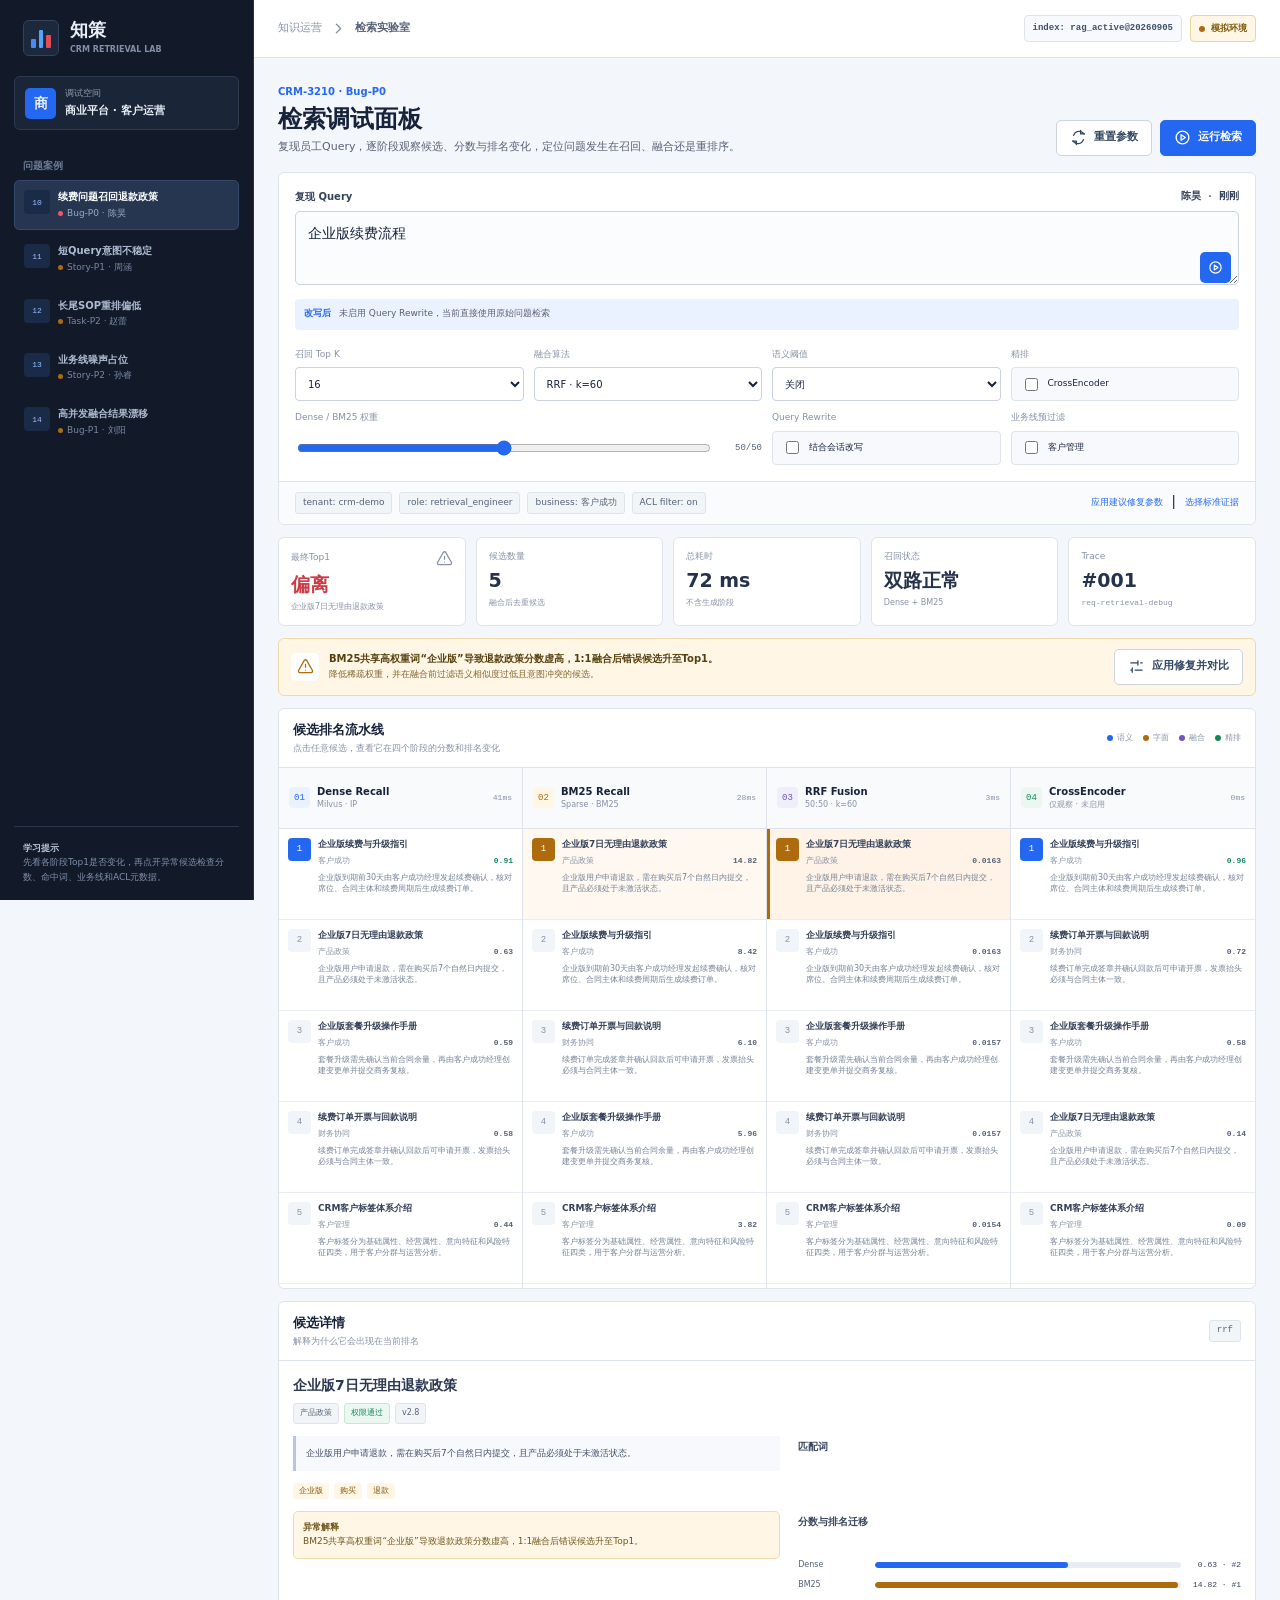
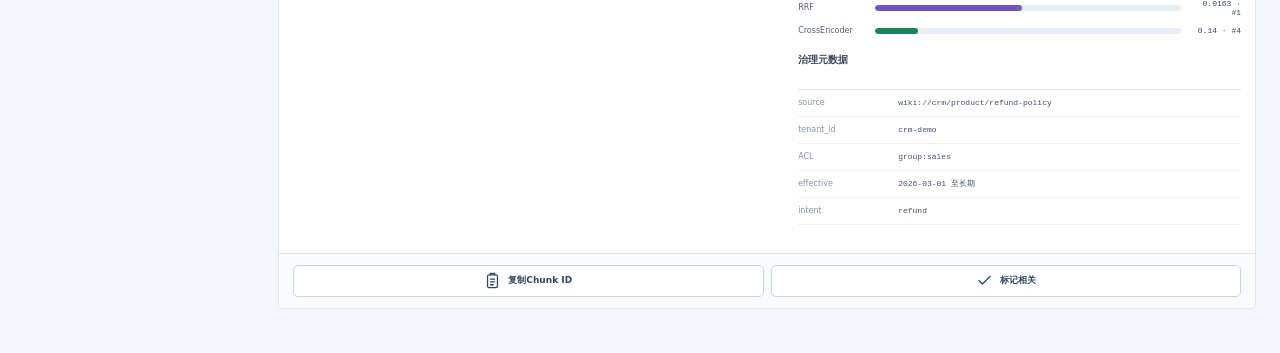
<file: Prometheus/retrieval_debug_mock/index.html>
<!DOCTYPE html>
<html lang="zh-CN">
<head>
  <meta charset="UTF-8">
  <meta name="viewport" content="width=device-width, initial-scale=1.0">
  <meta name="description" content="CRM RAG 检索调试面板模拟页面">
  <title>检索调试 - 知策 CRM 知识运营台</title>
  <link rel="stylesheet" href="styles.css">
</head>
<body>
  <div id="app"></div>
  <div id="toastRoot" class="toast-root" aria-live="polite"></div>
  <script type="module" src="app.js?v=20260907-2"></script>
</body>
</html>
</file>
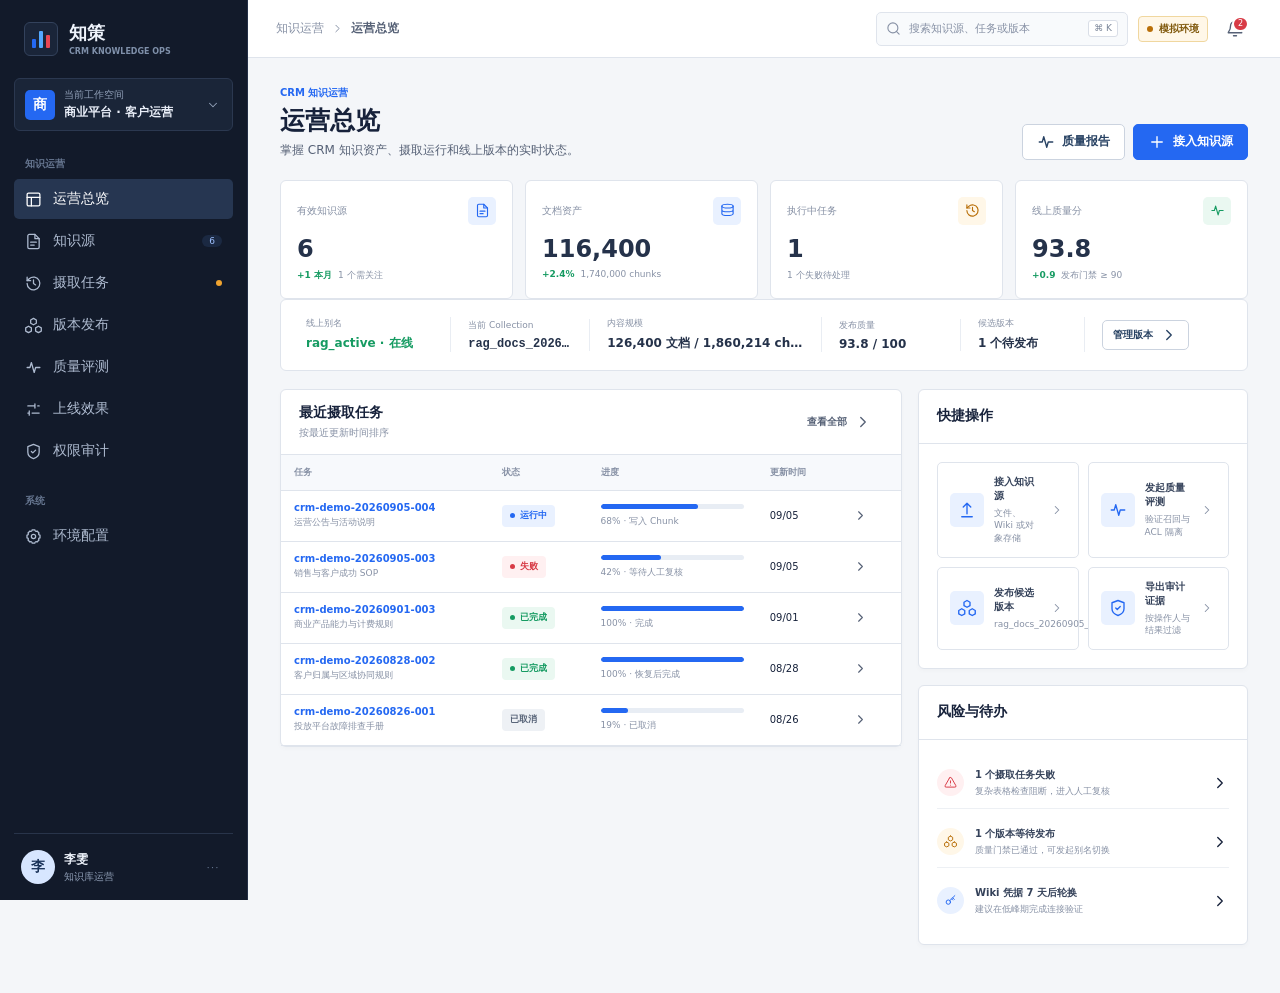
<file: Prometheus/upload_mock/index.html>
<!DOCTYPE html>
<html lang="zh-CN">
<head>
  <meta charset="UTF-8">
  <meta name="viewport" content="width=device-width, initial-scale=1.0">
  <meta name="description" content="CRM 企业知识库治理与发布控制台模拟项目">
  <title>知策 · CRM 知识运营台</title>
  <link rel="stylesheet" href="styles/tokens.css">
  <link rel="stylesheet" href="styles/layout.css">
  <link rel="stylesheet" href="styles/components.css">
  <link rel="stylesheet" href="styles/pages.css">
</head>
<body>
  <div id="app" aria-live="polite">
    <div class="boot-screen"><span class="spinner"></span><strong>正在加载知识运营台</strong></div>
  </div>
  <div id="overlay-root"></div>
  <div id="popover-root"></div>
  <div id="toast-root" class="toast-region" aria-live="polite"></div>
  <script type="module" src="js/app.js"></script>
</body>
</html>
</file>
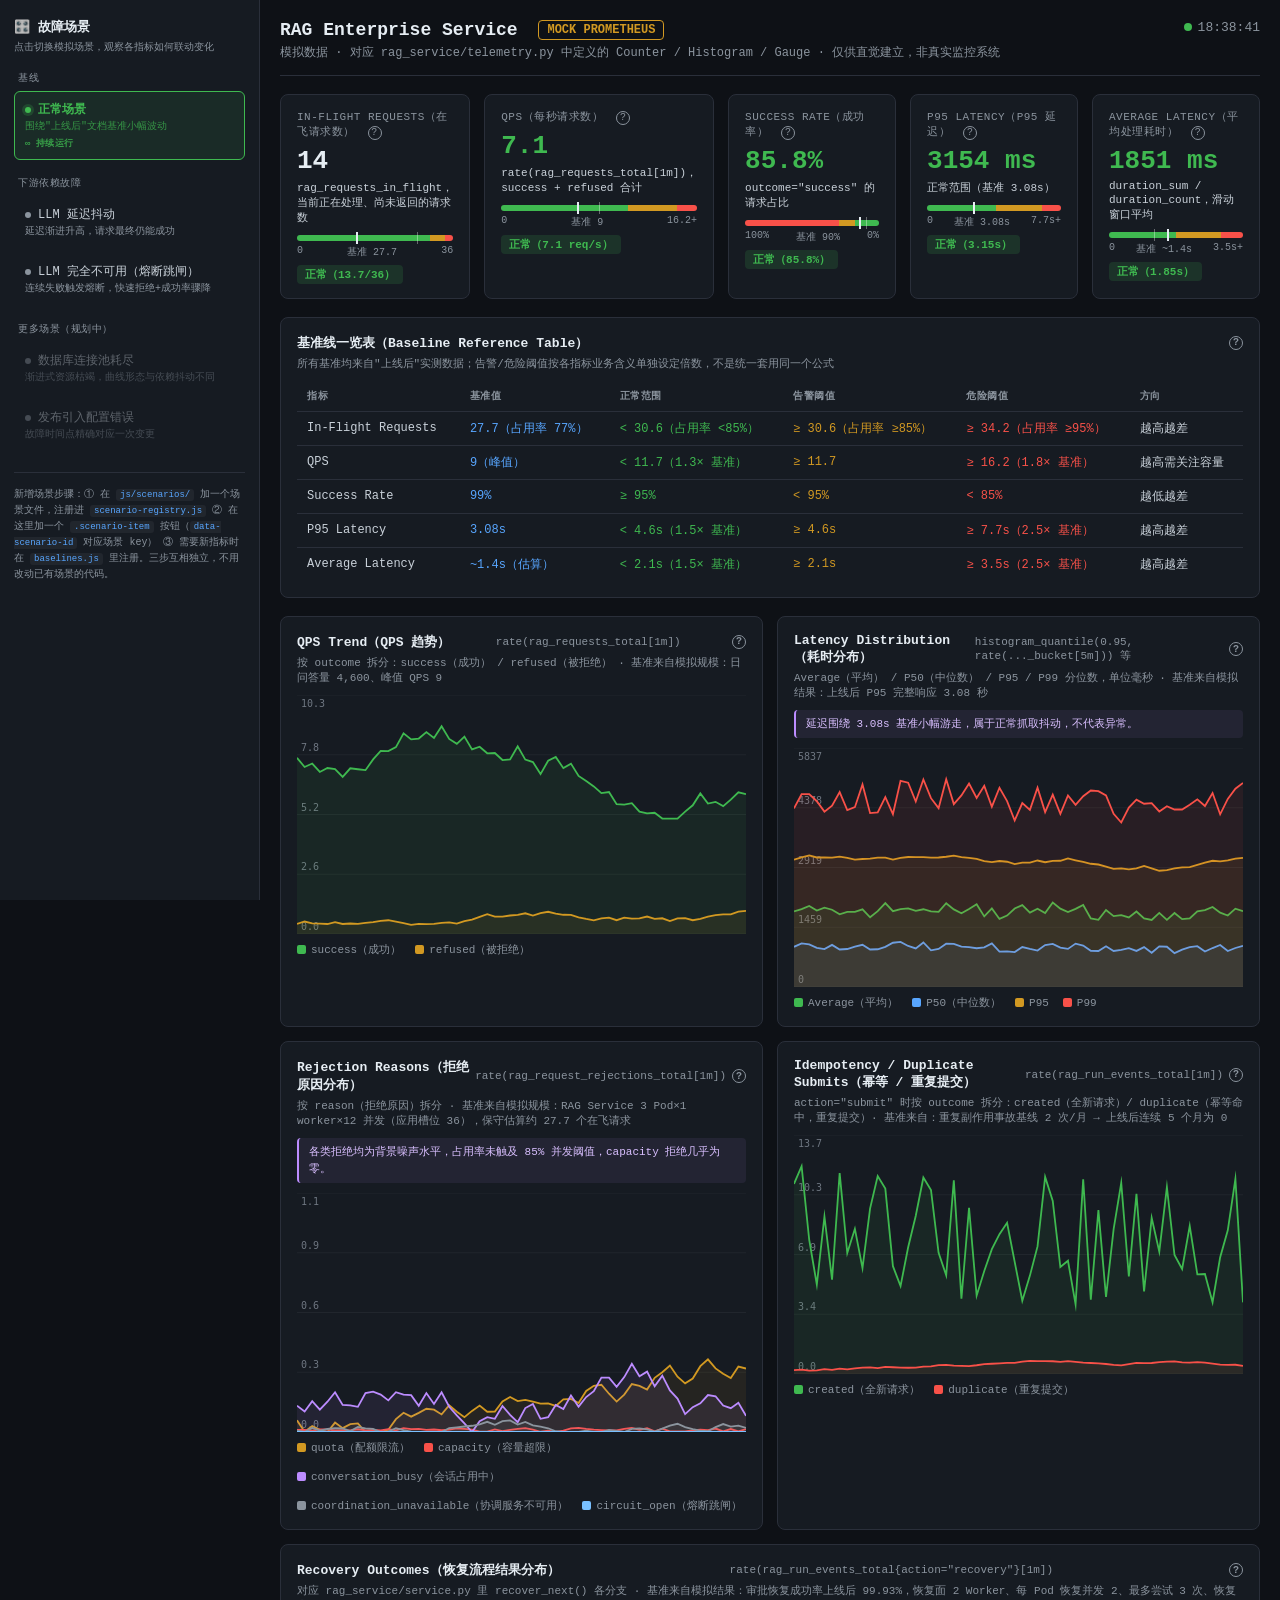
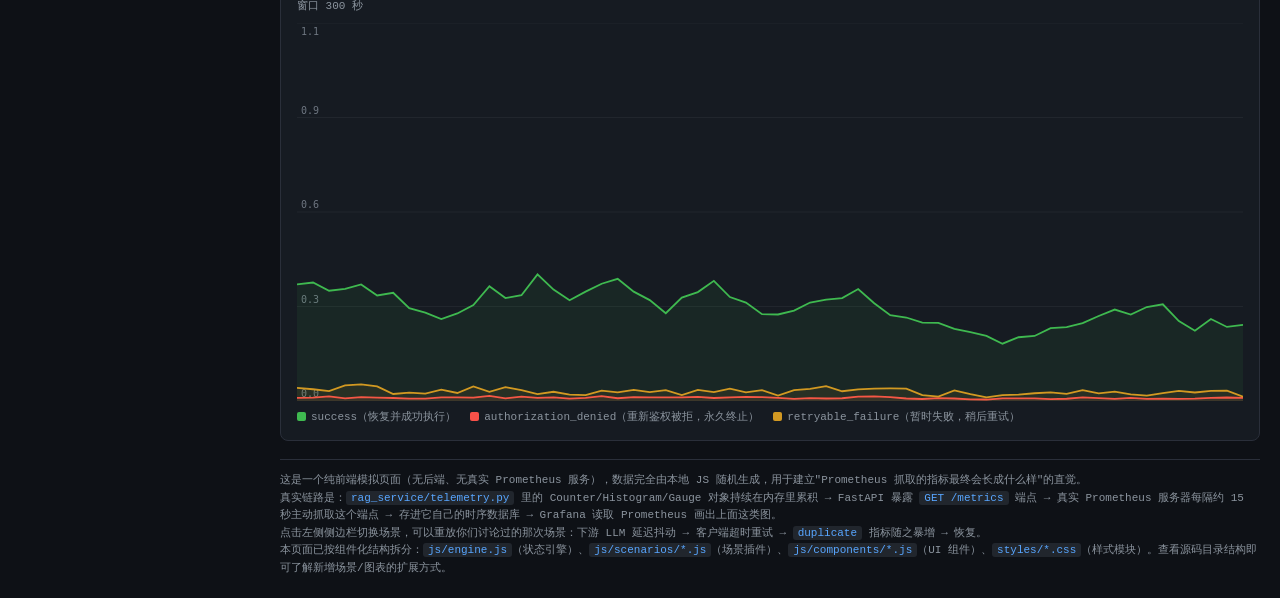
<file: Prometheus/dashboard.html>
<!DOCTYPE html>
<html lang="zh-CN">
<head>
<meta charset="UTF-8">
<title>Prometheus 模拟监控大屏 - RAG Enterprise Service</title>
<link rel="stylesheet" href="styles/layout.css">
<link rel="stylesheet" href="styles/stat-cards.css">
<link rel="stylesheet" href="styles/panels.css">
<link rel="stylesheet" href="styles/tooltip.css">
<link rel="stylesheet" href="styles/narration.css">
</head>
<body>

<div class="sidebar">
  <div class="sidebar-title">🎛️ 故障场景</div>
  <div class="sidebar-subtitle">点击切换模拟场景，观察各指标如何联动变化</div>

  <div class="scenario-group-label">基线</div>
  <button class="scenario-item" data-scenario-id="normal" data-severity="ok">
    <span class="dot-status"></span>正常场景
    <span class="item-desc">围绕"上线后"文档基准小幅波动</span>
    <span class="scenario-progress"></span>
  </button>

  <div class="scenario-group-label">下游依赖故障</div>
  <button class="scenario-item" data-scenario-id="incident" data-severity="warn">
    <span class="dot-status"></span>LLM 延迟抖动
    <span class="item-desc">延迟渐进升高，请求最终仍能成功</span>
    <span class="scenario-progress"></span>
  </button>
  <button class="scenario-item" data-scenario-id="outage" data-severity="danger">
    <span class="dot-status"></span>LLM 完全不可用（熔断跳闸）
    <span class="item-desc">连续失败触发熔断，快速拒绝+成功率骤降</span>
    <span class="scenario-progress"></span>
  </button>

  <div class="scenario-group-label">更多场景（规划中）</div>
  <button class="scenario-item" disabled style="opacity:0.4; cursor:not-allowed;">
    <span class="dot-status"></span>数据库连接池耗尽
    <span class="item-desc">渐进式资源枯竭，曲线形态与依赖抖动不同</span>
  </button>
  <button class="scenario-item" disabled style="opacity:0.4; cursor:not-allowed;">
    <span class="dot-status"></span>发布引入配置错误
    <span class="item-desc">故障时间点精确对应一次变更</span>
  </button>

  <div class="sidebar-footer-hint">
    新增场景步骤：① 在 <code>js/scenarios/</code> 加一个场景文件，注册进 <code>scenario-registry.js</code> ② 在这里加一个
    <code>.scenario-item</code> 按钮（<code>data-scenario-id</code> 对应场景 key） ③ 需要新指标时在
    <code>baselines.js</code> 里注册。三步互相独立，不用改动已有场景的代码。
  </div>
</div>

<div class="main-content">

<header>
  <div>
    <h1>RAG Enterprise Service <span class="tag">MOCK PROMETHEUS</span></h1>
    <div class="subtitle">模拟数据 · 对应 rag_service/telemetry.py 中定义的 Counter / Histogram / Gauge · 仅供直觉建立，非真实监控系统</div>
  </div>
  <div class="clock"><span class="live-dot"></span><span id="clock-text">--:--:--</span></div>
</header>

<div class="incident-banner" id="incident-banner">
  ⚠ 模拟故障进行中：下游 LLM 服务延迟从 ~2s 涨到 ~9s，触发客户端超时重试 → <code>duplicate</code> 指标随之暴增，同时并发容量逐渐吃紧。约 30 秒后自动恢复。
</div>

<div class="incident-banner" id="outage-banner">
  ⚠ 模拟故障进行中：LLM 服务完全不可用（连续调用失败）。前几次调用会真的等到 20s 超时才失败（对应 llm_timeout_seconds），
  延迟先冲高；<b>连续失败 3 次后熔断器跳闸（circuit_failure_threshold=3）</b>，后续请求不再等待，直接被熔断快速拒绝——
  这时延迟反而<b>断崖式下跌</b>，但 success rate 同时<b>断崖式下跌</b>，这种"延迟低但成功率也低"的反直觉组合正是熔断跳闸的信号。
  冷却 30 秒（circuit_recovery_seconds）后放一个试探请求，试探成功则恢复正常。
</div>

<div class="grid">
  <div class="stat-card">
    <div class="label">In-Flight Requests（在飞请求数）
      <span class="info-icon">?<span class="tip"><b>Gauge（仪表盘指标）</b>当前正在处理、还没返回结果的请求数量。数值是"此刻的存量状态"，不是累计值——请求处理完就会 -1。<br><br><b>面试常问的区别点：</b>In-Flight ≠ QPS。QPS 是"每秒新增多少个请求"（流量），In-Flight 是"这一刻有多少个还没处理完"（存量）。两者关系近似 Little's Law：In-Flight ≈ QPS × 平均处理耗时。同样 QPS=10，如果处理耗时从 0.1s 涨到 5s，In-Flight 会从 ~1 暴涨到 ~50——这是请求堆积的典型信号。<br><br><b>基准怎么定的：</b>基准 = 27.7（文档"3 Pod×12并发=36槏位，保守估算约27.7个在飞请求"，也就是占用率 ~77%）。告警门槏设在占用率 85%（≈30.6），危险门槏设在占用率 95%（≈34.2，逼近 36 槏位上限）——这两个阈值直接对应下方 capacity 拒绝真正开始触发的临界点，不是随便取的百分比。</span></span>
    </div>
    <div class="value" id="stat-inflight">0</div>
    <div class="delta" id="stat-inflight-delta">rag_requests_in_flight，当前正在处理、尚未返回的请求数</div>
    <div class="baseline-bar" id="bar-inflight"><div class="pointer" id="pointer-inflight"></div><div class="baseline-mark" id="mark-inflight"></div></div>
    <div class="baseline-label-row"><span>0</span><span id="baseline-inflight-label">基准 27.7</span><span>36</span></div>
    <div class="baseline-status ok" id="status-inflight">正常</div>
  </div>
  <div class="stat-card">
    <div class="label">QPS（每秒请求数）
      <span class="info-icon">?<span class="tip"><b>Counter（计数器）→ rate() 转速率</b>底层指标 rag_requests_total 是一个只会往上涨的累计计数器，单看总数没有意义。Prometheus 用 rate(rag_requests_total[1m]) 把它换算成"每秒新增多少"——<b>方括号 [1m] 是"取样窗口"，不是单位</b>：意思是拿最近 1 分钟内这个计数器涨了多少，除以 60 秒，得到这 1 分钟的平均每秒速率，最终结果单位仍然是"次/秒"（req/s），跟窗口取多长完全无关。这是 PromQL 里最容易搞混的一点：<code>[1m]</code>只决定"用多长的历史窗口去平滑这个速率"，不改变输出单位。这也是为什么本面板顶部卡片用 [1m]（更灵敏，10 秒内的波动都能看出来）、下方折线图的说明里提到的告警规则常用 [5m]（更平滑，避免单次抖动误报）——同一个指标，取样窗口选多长取决于"要多灵敏还是要多稳"，是一个真实的工程取舍，不是随便选的。面试英文表达：throughput / requests per second (QPS)。<br><br><b>基准怎么定的：</b>基准 = 9（文档"峰值 RAG QPS 9"）。QPS 涨其实是好事（业务量大），这里"告警/危险"不是"涨了不好"，是"涨到超出容量规划的水位，服务可能扛不住了"——告警门槏 1.3× 基准（≈11.7），危险门槏 1.8× 基准（≈16.2，这个流量下 In-Flight 大概率会把 capacity 阈值顶穿）。</span></span>
    </div>
    <div class="value green" id="stat-qps">0</div>
    <div class="delta">rate(rag_requests_total[1m])，success + refused 合计</div>
    <div class="baseline-bar" id="bar-qps"><div class="pointer" id="pointer-qps"></div><div class="baseline-mark" id="mark-qps"></div></div>
    <div class="baseline-label-row"><span>0</span><span id="baseline-qps-label">基准 9</span><span id="qps-max-label">16.2+</span></div>
    <div class="baseline-status ok" id="status-qps">正常</div>
  </div>
  <div class="stat-card">
    <div class="label">Success Rate（成功率）
      <span class="info-icon">?<span class="tip"><b>由 rag_requests_total 按 outcome 拆分算出</b>成功请求数 ÷ 总请求数。这个指标突然下跌，是最直接的"服务出问题了"的信号，通常是 SLO / 告警规则里第一个会配置的指标。英文常说 success rate 或反过来说 error rate（错误率，= 1 - success rate）。<br><br><b>基准怎么定的：</b>基准 = 90%（<b>不是</b>文档"审批恢复成功率 99.93%"——那是 HITL 人工审批节点的恢复成功率，分母是"进入 RETRYABLE 且恢复窗口内符合版本/权限条件的审批任务"，跟这里"outcome=success 的 RAG 请求占比"是两个完全不同的分母，文档里明确写了"不得混入"，之前用 99% 是拿了一个不同指标的数量级硬凑的，已修正）。真实链路里 <code>rag_requests_total{{outcome}}</code> 只有 success/refused 两种，refused 覆盖 15 种业务拒答原因（预算耗尽、证据不足、需要澄清、路由不支持等，见 execution.py FailureReason）+ ACL 鉴权不足拒答——一个真实企业级 RAG 服务，光是"检索证据不足/答案不可靠而主动拒答"就可能占请求量的 5-10%，加上限流/并发/协调层拒绝，90% 是更贴近现实的基准，99% 对生产级 LLM 应用来说过于理想化。<br><br>这个指标是"越低越差"，方向跟别的指标相反——告警门槏 82%（跌破意味着拒答率明显异常），危险门槏 70%（大量请求真的没能给出答案，需要立刻介入）。</span></span>
    </div>
    <div class="value green" id="stat-success">100%</div>
    <div class="delta" id="stat-success-delta">outcome="success" 的请求占比</div>
    <div class="baseline-bar" id="bar-success"><div class="pointer" id="pointer-success"></div><div class="baseline-mark" id="mark-success"></div></div>
    <div class="baseline-label-row"><span>100%</span><span id="baseline-success-label">基准 90%</span><span>0%</span></div>
    <div class="baseline-status ok" id="status-success">正常</div>
  </div>
  <div class="stat-card">
    <div class="label">P95 Latency（P95 延迟）
      <span class="info-icon">?<span class="tip"><b>Histogram（直方图指标）</b>真实 Prometheus 里 P95/P99 不是直接存出来的，是用 histogram_quantile(0.95, sum(rate(rag_request_duration_seconds_bucket[5m])) by (le)) 从一组预设边界的 _bucket{le="..."} 计数器里<b>线性插值估算</b>出来的，精度取决于 bucket 边界分得够不够密——这是近似值，不是精确值。<br><br>好处是可以跨多个 Pod/实例聚合（sum by (le) 直接把各实例的 bucket 加起来）；缺点是精度受限。<b>面试常问的对照点：</b>Prometheus 还有个 Summary 类型能算出精确分位数，但 Summary 的分位数是客户端本地算好的，没法跨实例聚合——这是 Histogram vs Summary 的经典权衡。<br><br><b>基准怎么定的：</b>基准 = 3.08s（文档"上线后 RAG P95 完整响应 3.08 秒"，这是实测数字不是拍脑袋）。告警门槏 1.5× 基准（≈4.6s，正好逼近文档"基线"4.85s——也就是告警意味着"退回到优化前的水平"）；危险门槏 2.5× 基准（≈7.7s，接近 LLM 硬超时 llm_timeout_seconds=20s 的三分之一，用户体感已经很差）。</span></span>
    </div>
    <div class="value" id="stat-p95">0 ms</div>
    <div class="delta" id="stat-p95-delta">histogram_quantile(0.95, ...) 估算值</div>
    <div class="baseline-bar" id="bar-p95"><div class="pointer" id="pointer-p95"></div><div class="baseline-mark" id="mark-p95"></div></div>
    <div class="baseline-label-row"><span>0</span><span id="baseline-p95-label">基准 3.08s</span><span id="p95-max-label">7.7s+</span></div>
    <div class="baseline-status ok" id="status-p95">正常</div>
  </div>
  <div class="stat-card">
    <div class="label">Average Latency（平均处理耗时）
      <span class="info-icon">?<span class="tip"><b>Histogram 的 sum/count（rate 后相除）</b>PromQL 写法：rate(rag_request_duration_seconds_sum[5m]) / rate(rag_request_duration_seconds_count[5m])——用"耗时总和的增长速率"除以"请求数的增长速率"，就是滑动窗口内的平均耗时。跟 P95/P99 不同，这是<b>精确计算</b>，不是分位数插值估算。<br><br><b>为什么要跟 P95 放在一起看：</b>Average 会被少数很快的请求拉低，掩盖长尾慢请求；P95/P99 才反映真实的用户体感下限。两者一起看，才能同时判断"整体水位"和"有没有极端慢请求"。也是 In-Flight 卡片提到的 Little's Law 里"平均处理耗时"这一项的真实来源——In-Flight ≈ QPS × Average Latency，本面板的 In-Flight 数值就是照这个公式算出来的，不是凭空模拟。<br><br><b>基准怎么定的：</b>基准 ≈ 1.4s（本面板按"Average 常年落在 P50 与 P95 之间"这条经验规律，从 P95 基准 3.08s 反推出来的估算值，文档没有直接给出这个数字）。告警/危险门槏同样按 1.5×/2.5× 基准的比例设定，跟 P95 保持同一套倍数逻辑，方便对照。</span></span>
    </div>
    <div class="value" id="stat-avg">0 ms</div>
    <div class="delta" id="stat-avg-delta">duration_sum / duration_count，滑动窗口平均</div>
    <div class="baseline-bar" id="bar-avg"><div class="pointer" id="pointer-avg"></div><div class="baseline-mark" id="mark-avg"></div></div>
    <div class="baseline-label-row"><span>0</span><span id="baseline-avg-label">基准 ~1.4s</span><span id="avg-max-label">3.5s+</span></div>
    <div class="baseline-status ok" id="status-avg">正常</div>
  </div>
</div>

<div class="panel full" style="margin-bottom:18px;">
  <h2>基准线一览表（Baseline Reference Table）
    <span class="info-icon">?<span class="tip"><b>"基准"是什么意思</b>这里的"基准"（baseline）不是随便定的门槏，是<b>系统在正常上线后、没有故障时的真实运行水位</b>——本面板全部取自 test/002_1. 模拟业务背景与结果总览.md 里"上线后"这组实测数据（不是"基线"那组优化前的数字）。有了基准，才谈得上"现在这个数值算不算异常"——异常的定义就是"偏离基准多少"。<br><br><b>为什么用"基准×倍数"而不是每个指标手写一个固定区间：</b>倍数法能显式表达"这个指标偏离正常水位的程度"，比如"P95现在是基准的2倍"这句话，比"P95现在是6160ms"信息量更大——后者你还要自己回想正常是多少，前者直接告诉你严重程度。真实 Prometheus 告警规则里，也经常用"当前值/基准值"这种比值（而不是绝对数值）来配置阈值，因为绝对数值会随流量规模变化，比值更稳定。</span></span>
  </h2>
  <div class="desc">所有基准均来自"上线后"实测数据；告警/危险阈值按各指标业务含义单独设定倍数，不是统一套用同一个公式</div>
  <table class="baseline-table">
    <thead>
      <tr><th>指标</th><th>基准值</th><th>正常范围</th><th>告警阈值</th><th>危险阈值</th><th>方向</th></tr>
    </thead>
    <tbody>
      <tr><td>In-Flight Requests</td><td>27.7（占用率 77%）</td><td>&lt; 30.6（占用率 &lt;85%）</td><td>≥ 30.6（占用率 ≥85%）</td><td>≥ 34.2（占用率 ≥95%）</td><td>越高越差</td></tr>
      <tr><td>QPS</td><td>9（峰值）</td><td>&lt; 11.7（1.3× 基准）</td><td>≥ 11.7</td><td>≥ 16.2（1.8× 基准）</td><td>越高需关注容量</td></tr>
      <tr><td>Success Rate</td><td>99%</td><td>≥ 95%</td><td>&lt; 95%</td><td>&lt; 85%</td><td>越低越差</td></tr>
      <tr><td>P95 Latency</td><td>3.08s</td><td>&lt; 4.6s（1.5× 基准）</td><td>≥ 4.6s</td><td>≥ 7.7s（2.5× 基准）</td><td>越高越差</td></tr>
      <tr><td>Average Latency</td><td>~1.4s（估算）</td><td>&lt; 2.1s（1.5× 基准）</td><td>≥ 2.1s</td><td>≥ 3.5s（2.5× 基准）</td><td>越高越差</td></tr>
    </tbody>
  </table>
</div>

<div class="panels">

  <div class="panel">
    <h2>QPS Trend（QPS 趋势） <span class="metric-name">rate(rag_requests_total[1m])</span>
      <span class="info-icon">?<span class="tip"><b>为什么拆成 success / refused 两条线</b>如果只看总 QPS，一次流量下跌可能是"用户变少了"（正常），也可能是"大量请求被拒绝了"（异常）。拆开看才能分清是需求侧变化还是服务侧出了问题。<br><br><b>refused 具体指哪些请求？举例：</b>不是"处理失败"（那属于 error/exception），是<b>连 RAG 流程都没真正跑起来、在最外层就被挡回去</b>的请求，跟下方 Rejection Reasons 面板的五种 reason 一一对应：①某个租户当天发太猛，被令牌桶限速（quota）——比如一个客户脚本没做限流，1 秒内连发 50 次；②服务当前并发已经打满 36 个槏位，新请求进不来（capacity）——比如下游 LLM 突然变慢，大量请求卡在处理中；③同一个会话（conversation_id）被并发访问，比如用户在两个浏览器标签同时提问同一个对话（conversation_busy）；④协调服务（Redis）本身连不上了（coordination_unavailable）；⑤LLM 连续失败触发熔断，直接快速拒绝（circuit_open）。这五种都是"服务主动挡在门口拒绝"，跟用户问题本身答不出来是两回事。</span></span>
    </h2>
    <div class="desc">按 outcome 拆分：success（成功） / refused（被拒绝） · 基准来自模拟规模：日问答量 4,600、峰值 QPS 9</div>
    <div class="panel-narration" id="narration-chart-qps"></div>
    <div class="chart-wrap">
      <canvas id="chart-qps" height="160"></canvas>
      <div class="crosshair-line" id="crosshair-chart-qps"></div>
      <div class="chart-tooltip" id="tooltip-chart-qps"></div>
    </div>
    <div class="legend">
      <span class="item"><span class="dot" style="background:#3fb950"></span>success（成功）</span>
      <span class="item"><span class="dot" style="background:#d29922"></span>refused（被拒绝）</span>
    </div>
  </div>

  <div class="panel">
    <h2>Latency Distribution（耗时分布） <span class="metric-name">histogram_quantile(0.95, rate(..._bucket[5m])) 等</span>
      <span class="info-icon">?<span class="tip">
        <b>为什么要同时看 Average/P50/P95/P99</b>Average（平均耗时）容易被少数很快的请求拉低，看起来"很正常"；P50（中位数）代表大多数用户的真实体验；P99 代表最慢的 1% 用户有多惨。Average 正常但 P99 飙高，说明存在少数"极端慢请求"（比如某个租户的复杂查询、某次 GC 停顿），只看平均值会完全掩盖这类问题。
        <br><br><b>四条曲线各自变慢，通常意味着什么：</b>
        <br>• <b>Average 涨</b>——整体请求的"平均水位"在抬升，通常是<b>系统性、持续性</b>的原因：下游依赖（LLM/Milvus）整体变慢、机器资源（CPU/内存）不够用了、流量比平时大很多导致排队。特点是"大家都慢一点"，不是个别请求特别惨。
        <br>• <b>P50 涨</b>——一半以上的请求都变慢了，比 Average 涨更能确认"这不是个别慢请求拉高平均值，是主流请求本身就慢了"。常见原因：数据库/向量库索引失效或查询计划变差、缓存命中率骤降、某个公共依赖（比如鉴权、限流组件）本身变慢，拖慢了每一个请求的固定开销。
        <br>• <b>P95 涨</b>——"尾部"用户开始受影响，但主流用户可能感知还不明显。常见原因：并发接近上限导致排队时间变长（对应 In-Flight 逼近 36 槏位）、GC（垃圾回收）停顿变频繁、少数租户的复杂查询（检索候选多、需要多轮改写）占比上升。这是最常被用来定 SLO 阈值、配置告警的一条线，因为它比 P50 更早暴露"局部恶化"，又不像 P99 那样容易被极端个例干扰。
        <br>• <b>P99 涨</b>——只有最慢的 1% 在恶化，Average/P50/P95 可能完全正常。常见原因：极少数"坏请求"（超长文本、命中了某个未优化的边界情况、触发了 execution.py 里的重试上限走了好几轮才失败）、单台机器/单个 Pod 局部故障（比如某个 Pod 磁盘 IO 抖动，只影响落在这台机器上的请求）、网络抖动的偶发超时重连。P99 单独涨、其余三条不动，通常不是"整体扩容"能解决的，得去挖具体是哪一小撮请求在拖后腿。
      </span></span>
    </h2>
    <div class="desc">Average（平均） / P50（中位数） / P95 / P99 分位数，单位毫秒 · 基准来自模拟结果：上线后 P95 完整响应 3.08 秒</div>
    <div class="panel-narration" id="narration-chart-latency"></div>
    <div class="chart-wrap">
      <canvas id="chart-latency" height="160"></canvas>
      <div class="crosshair-line" id="crosshair-chart-latency"></div>
      <div class="chart-tooltip" id="tooltip-chart-latency"></div>
    </div>
    <div class="legend">
      <span class="item"><span class="dot" style="background:#3fb950"></span>Average（平均）</span>
      <span class="item"><span class="dot" style="background:#58a6ff"></span>P50（中位数）</span>
      <span class="item"><span class="dot" style="background:#d29922"></span>P95</span>
      <span class="item"><span class="dot" style="background:#f85149"></span>P99</span>
    </div>
  </div>

  <div class="panel">
    <h2>Rejection Reasons（拒绝原因分布） <span class="metric-name">rate(rag_request_rejections_total[1m])</span>
      <span class="info-icon">?<span class="tip"><b>五种拒绝各自意味着什么</b>quota（配额限流）：某个租户发得太猛，被令牌桶限速——这是随时间平滑发生的，跟此刻并发多少无关；capacity（容量超限）：整个服务并发槽位（36 个）被占满了才会触发，是纯瞬时的阈值行为，槽位没满时几乎不会发生；conversation_busy（会话占用中）：同一个会话被并发访问，协调层拒绝了；coordination_unavailable（协调服务不可用）：协调服务本身连不上了；<b>circuit_open（熔断跳闸）</b>：LLM 连续失败达到阈值（circuit_failure_threshold=3），熔断器直接拒绝，不再浪费时间去调一个已知挂了的依赖——这是本面板里唯一一种"延迟反而更低"的拒绝，因为它是快速失败，不用等超时。同样是"被拒绝"，触发机制、根因和该找谁修完全不同。<br><br><b>本面板里 capacity 的模拟方式：</b>由 In-Flight 相对 36 个槏位的占用率派生，占用率超过 85% 才开始陡增，之下几乎为 0——不是像 quota 一样的持续背景噪声。</span></span>
    </h2>
    <div class="desc">按 reason（拒绝原因）拆分 · 基准来自模拟规模：RAG Service 3 Pod×1 worker×12 并发（应用槽位 36），保守估算约 27.7 个在飞请求</div>
    <div class="panel-narration" id="narration-chart-rejections"></div>
    <div class="chart-wrap">
      <canvas id="chart-rejections" height="160"></canvas>
      <div class="crosshair-line" id="crosshair-chart-rejections"></div>
      <div class="chart-tooltip" id="tooltip-chart-rejections"></div>
    </div>
    <div class="legend">
      <span class="item"><span class="dot" style="background:#d29922"></span>quota（配额限流）</span>
      <span class="item"><span class="dot" style="background:#f85149"></span>capacity（容量超限）</span>
      <span class="item"><span class="dot" style="background:#bc8cff"></span>conversation_busy（会话占用中）</span>
      <span class="item"><span class="dot" style="background:#8b949e"></span>coordination_unavailable（协调服务不可用）</span>
      <span class="item"><span class="dot" style="background:#79c0ff"></span>circuit_open（熔断跳闸）</span>
    </div>
  </div>

  <div class="panel">
    <h2>Idempotency / Duplicate Submits（幂等 / 重复提交） <span class="metric-name">rate(rag_run_events_total[1m])</span>
      <span class="info-icon">?<span class="tip"><b>duplicate 暴增≠出 bug</b>它只代表"同一个 request_id（请求幂等键）被重复提交了"，本身是幂等（idempotency）机制在正常拦截重复计算。真正要看的是它是不是伴随着延迟指标（P95/P99）同时上涨——那才说明根因是下游变慢导致客户端超时重试（client-side timeout retry），duplicate 只是这个根因的"副作用信号"，不是根因本身。<br><br><b>created 为什么也会跟着变：</b>下游变慢时，新请求也会因为排队、用户等待体验变差而受到抑制，故障期间 created 通常会略有下降，不只是 duplicate 单向暴增——一次故障往往牵动多个相关指标，不是只影响一条曲线。</span></span>
    </h2>
    <div class="desc">action="submit" 时按 outcome 拆分：created（全新请求）/ duplicate（幂等命中，重复提交）· 基准来自：重复副作用事故基线 2 次/月 → 上线后连续 5 个月为 0</div>
    <div class="panel-narration" id="narration-chart-duplicate"></div>
    <div class="chart-wrap">
      <canvas id="chart-duplicate" height="160"></canvas>
      <div class="crosshair-line" id="crosshair-chart-duplicate"></div>
      <div class="chart-tooltip" id="tooltip-chart-duplicate"></div>
    </div>
    <div class="legend">
      <span class="item"><span class="dot" style="background:#3fb950"></span>created（全新请求）</span>
      <span class="item"><span class="dot" style="background:#f85149"></span>duplicate（重复提交）</span>
    </div>
  </div>

  <div class="panel full">
    <h2>Recovery Outcomes（恢复流程结果分布） <span class="metric-name">rate(rag_run_events_total{action="recovery"}[1m])</span>
      <span class="info-icon">?<span class="tip"><b>为什么恢复要单独重新鉴权（re-authorization）</b>被恢复的请求可能是很久以前中断的，这段时间用户权限可能已经变了（被收回、租户被禁）。所以恢复时不能沿用旧的鉴权结果，必须重新问一次权威系统（IAM，Identity and Access Management）。authorization_denied 说明重新问过后确实不再允许了，这个请求会被永久终止（terminal failure），不会再重试。<br><br><b>三者关系：</b>本面板里 success/denied/retry 是从"本轮恢复尝试总量"按比例拆分出来的三个互斥分支，不是三条各自独立的曲线——它们理应此消彼长，故障期间 retry 占比会显著升高（下游还没恢复，重试大概率还是失败）。</span></span>
    </h2>
    <div class="desc">对应 rag_service/service.py 里 recover_next() 各分支 · 基准来自模拟结果：审批恢复成功率上线后 99.93%，恢复面 2 Worker、每 Pod 恢复并发 2、最多尝试 3 次、恢复窗口 300 秒</div>
    <div class="panel-narration" id="narration-chart-recovery"></div>
    <div class="chart-wrap">
      <canvas id="chart-recovery" height="120"></canvas>
      <div class="crosshair-line" id="crosshair-chart-recovery"></div>
      <div class="chart-tooltip" id="tooltip-chart-recovery"></div>
    </div>
    <div class="legend">
      <span class="item"><span class="dot" style="background:#3fb950"></span>success（恢复并成功执行）</span>
      <span class="item"><span class="dot" style="background:#f85149"></span>authorization_denied（重新鉴权被拒，永久终止）</span>
      <span class="item"><span class="dot" style="background:#d29922"></span>retryable_failure（暂时失败，稍后重试）</span>
    </div>
  </div>

</div>

<div class="footer-note">
  这是一个纯前端模拟页面（无后端、无真实 Prometheus 服务），数据完全由本地 JS 随机生成，用于建立"Prometheus 抓取的指标最终会长成什么样"的直觉。<br>
  真实链路是：<code>rag_service/telemetry.py</code> 里的 Counter/Histogram/Gauge 对象持续在内存里累积 → FastAPI 暴露 <code>GET /metrics</code> 端点 → 真实 Prometheus 服务器每隔约 15 秒主动抓取这个端点 → 存进它自己的时序数据库 → Grafana 读取 Prometheus 画出上面这类图。<br>
  点击左侧侧边栏切换场景，可以重放你们讨论过的那次场景：下游 LLM 延迟抖动 → 客户端超时重试 → <code>duplicate</code> 指标随之暴增 → 恢复。<br>
  本页面已按组件化结构拆分：<code>js/engine.js</code>（状态引擎）、<code>js/scenarios/*.js</code>（场景插件）、<code>js/components/*.js</code>（UI 组件）、<code>styles/*.css</code>（样式模块）。查看源码目录结构即可了解新增场景/图表的扩展方式。
</div>

</div><!-- /.main-content -->

<script type="module" src="js/main.js"></script>

</body>
</html>
</file>
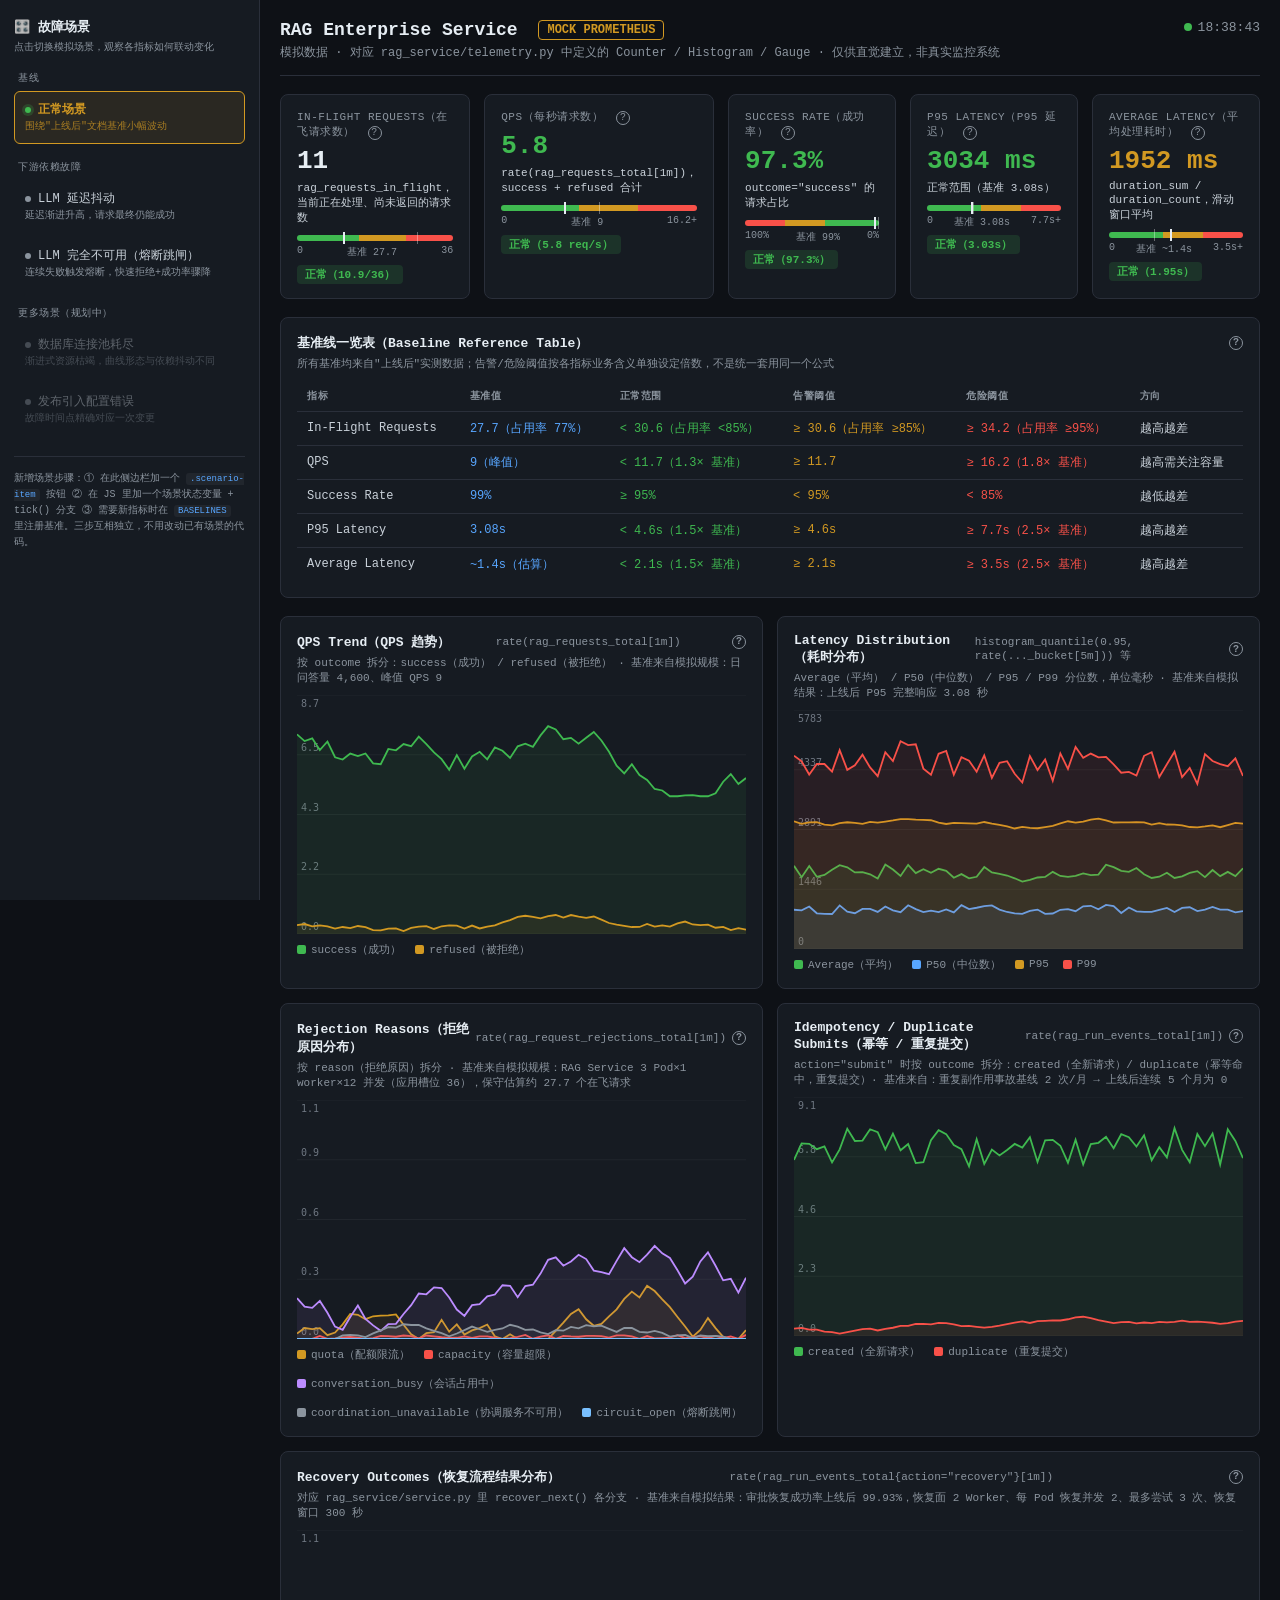
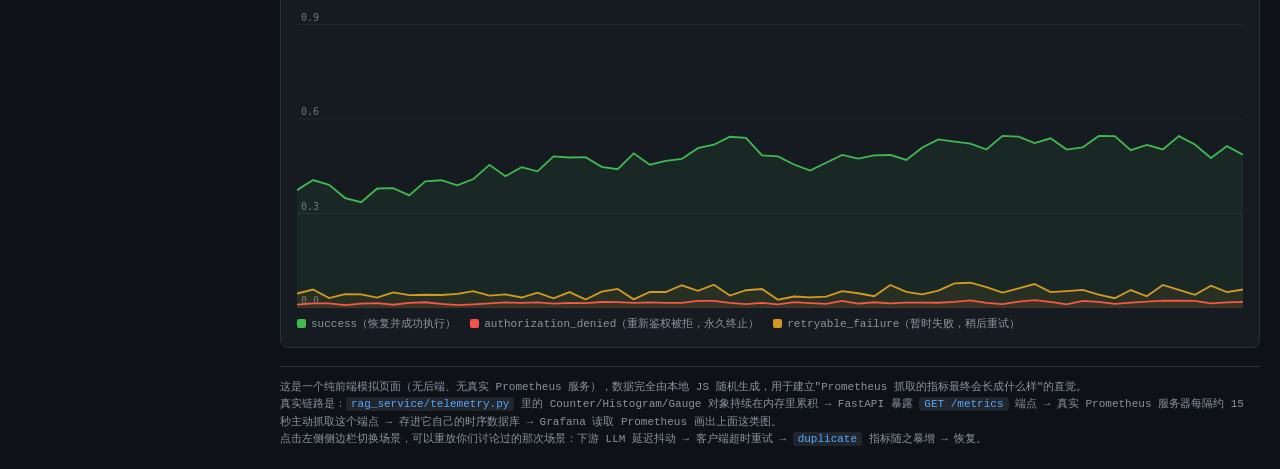
<file: Prometheus/mock_dashboard.html>
<!DOCTYPE html>
<html lang="zh-CN">
<head>
<meta charset="UTF-8">
<title>Prometheus 模拟监控大屏 - RAG Enterprise Service</title>
<style>
  :root {
    --bg: #0e1116;
    --panel: #161b22;
    --border: #2a2f3a;
    --text: #c9d1d9;
    --muted: #8b949e;
    --green: #3fb950;
    --red: #f85149;
    --orange: #d29922;
    --blue: #58a6ff;
    --purple: #bc8cff;
  }
  * { box-sizing: border-box; }
  body {
    margin: 0;
    font-family: "SF Mono", Consolas, Menlo, monospace;
    background: var(--bg);
    color: var(--text);
    display: flex;
    min-height: 100vh;
  }

  /* ===== 左侧场景侧边栏 ===== */
  .sidebar {
    width: 260px;
    flex-shrink: 0;
    background: var(--panel);
    border-right: 1px solid var(--border);
    padding: 18px 14px;
    position: sticky;
    top: 0;
    height: 100vh;
    overflow-y: auto;
  }
  .sidebar-title {
    color: #e6edf3;
    font-size: 13px;
    font-weight: 600;
    margin-bottom: 4px;
    display: flex;
    align-items: center;
    gap: 6px;
  }
  .sidebar-subtitle {
    color: var(--muted);
    font-size: 10px;
    margin-bottom: 16px;
    line-height: 1.5;
  }
  .scenario-group-label {
    color: var(--muted);
    font-size: 10px;
    text-transform: uppercase;
    letter-spacing: 0.5px;
    margin: 16px 0 6px 4px;
  }
  .scenario-group-label:first-of-type { margin-top: 4px; }
  .scenario-item {
    display: block;
    width: 100%;
    text-align: left;
    background: transparent;
    border: 1px solid transparent;
    border-radius: 6px;
    padding: 9px 10px;
    margin-bottom: 4px;
    color: var(--text);
    font-size: 12px;
    font-family: inherit;
    cursor: pointer;
    transition: background 0.15s, border-color 0.15s;
  }
  .scenario-item:hover { background: #1c2128; border-color: var(--border); }
  .scenario-item.active {
    background: rgba(210, 153, 34, 0.1);
    border-color: var(--orange);
    color: var(--orange);
    font-weight: 600;
  }
  .scenario-item .dot-status {
    display: inline-block;
    width: 6px;
    height: 6px;
    border-radius: 50%;
    margin-right: 7px;
    background: var(--muted);
  }
  .scenario-item.active .dot-status {
    background: var(--orange);
    box-shadow: 0 0 0 3px rgba(210, 153, 34, 0.2);
  }
  .scenario-item[data-severity="ok"].active .dot-status { background: var(--green); box-shadow: 0 0 0 3px rgba(63,185,80,0.2); }
  .scenario-item[data-severity="warn"].active { background: rgba(210,153,34,0.1); border-color: var(--orange); color: var(--orange); }
  .scenario-item[data-severity="warn"].active .dot-status { background: var(--orange); box-shadow: 0 0 0 3px rgba(210,153,34,0.2); }
  .scenario-item[data-severity="danger"].active { background: rgba(248,81,73,0.1); border-color: var(--red); color: var(--red); }
  .scenario-item[data-severity="danger"].active .dot-status { background: var(--red); box-shadow: 0 0 0 3px rgba(248,81,73,0.2); }
  .scenario-item .item-desc {
    display: block;
    color: var(--muted);
    font-size: 10px;
    font-weight: normal;
    margin-top: 2px;
    line-height: 1.4;
  }
  .scenario-item.active .item-desc { color: inherit; opacity: 0.75; }
  .sidebar-footer-hint {
    margin-top: 20px;
    padding-top: 14px;
    border-top: 1px solid var(--border);
    color: var(--muted);
    font-size: 10px;
    line-height: 1.6;
  }
  .sidebar-footer-hint code {
    background: #21262d;
    padding: 1px 4px;
    border-radius: 3px;
    color: var(--blue);
    font-size: 9px;
  }

  .main-content {
    flex: 1;
    padding: 20px;
    min-width: 0;
  }

  header {
    display: flex;
    justify-content: space-between;
    align-items: flex-start;
    margin-bottom: 18px;
    border-bottom: 1px solid var(--border);
    padding-bottom: 14px;
  }
  header h1 {
    font-size: 18px;
    margin: 0;
    color: #e6edf3;
  }
  header h1 .tag {
    color: var(--orange);
    font-size: 12px;
    border: 1px solid var(--orange);
    border-radius: 4px;
    padding: 2px 8px;
    margin-left: 10px;
    vertical-align: middle;
  }
  .subtitle { color: var(--muted); font-size: 12px; margin-top: 4px; }
  .clock { color: var(--muted); font-size: 13px; text-align: right; }
  .clock .live-dot {
    display: inline-block;
    width: 8px; height: 8px;
    border-radius: 50%;
    background: var(--green);
    margin-right: 6px;
    animation: pulse 1.5s infinite;
  }
  @keyframes pulse {
    0%, 100% { opacity: 1; }
    50% { opacity: 0.3; }
  }
  .grid {
    display: grid;
    grid-template-columns: repeat(5, 1fr);
    gap: 14px;
    margin-bottom: 18px;
  }
  .stat-card {
    background: var(--panel);
    border: 1px solid var(--border);
    border-radius: 8px;
    padding: 14px 16px;
    position: relative;
  }
  .stat-card .label { color: var(--muted); font-size: 11px; text-transform: uppercase; letter-spacing: 0.5px; }
  .stat-card .value { font-size: 26px; font-weight: 600; margin-top: 6px; color: #e6edf3; }
  .stat-card .value.green { color: var(--green); }
  .stat-card .value.red { color: var(--red); }
  .stat-card .value.orange { color: var(--orange); }
  .stat-card .delta { font-size: 11px; margin-top: 4px; }
  .stat-card .delta.up { color: var(--red); }
  .stat-card .delta.down { color: var(--green); }

  /* ===== 基准线对比条：正常 / 告警 / 危险 三段刻度 + 当前值指针 ===== */
  .baseline-bar {
    margin-top: 10px;
    position: relative;
    height: 6px;
    border-radius: 3px;
    background: linear-gradient(to right,
      var(--green) 0%, var(--green) 40%,
      var(--orange) 40%, var(--orange) 70%,
      var(--red) 70%, var(--red) 100%);
  }
  .baseline-bar .pointer {
    position: absolute;
    top: -3px;
    width: 2px;
    height: 12px;
    background: #e6edf3;
    transform: translateX(-1px);
    transition: left 0.4s ease;
  }
  .baseline-bar.reverse {
    background: linear-gradient(to right,
      var(--red) 0%, var(--red) 30%,
      var(--orange) 30%, var(--orange) 60%,
      var(--green) 60%, var(--green) 100%);
  }
  .baseline-bar .baseline-mark {
    position: absolute;
    top: -3px;
    width: 1px;
    height: 12px;
    background: rgba(255,255,255,0.35);
  }
  .baseline-label-row {
    display: flex;
    justify-content: space-between;
    font-size: 10px;
    color: var(--muted);
    margin-top: 4px;
  }
  .baseline-status {
    font-size: 11px;
    font-weight: 600;
    margin-top: 6px;
    padding: 2px 8px;
    border-radius: 4px;
    display: inline-block;
  }
  .baseline-status.ok { background: rgba(63,185,80,0.15); color: var(--green); }
  .baseline-status.warn { background: rgba(210,153,34,0.15); color: var(--orange); }
  .baseline-status.danger { background: rgba(248,81,73,0.15); color: var(--red); }

  .panels {
    display: grid;
    grid-template-columns: 1fr 1fr;
    gap: 14px;
  }
  .panel {
    background: var(--panel);
    border: 1px solid var(--border);
    border-radius: 8px;
    padding: 16px;
  }
  .panel.full { grid-column: 1 / -1; }
  .panel h2 {
    font-size: 13px;
    color: #e6edf3;
    margin: 0 0 4px 0;
    display: flex;
    justify-content: space-between;
    align-items: center;
  }
  .panel h2 .metric-name {
    color: var(--muted);
    font-size: 11px;
    font-weight: normal;
  }
  .panel .desc { color: var(--muted); font-size: 11px; margin-bottom: 10px; }
  canvas { width: 100%; display: block; cursor: crosshair; }
  .chart-wrap { position: relative; }
  .chart-tooltip {
    position: absolute;
    display: none;
    background: #1c2128;
    border: 1px solid var(--blue);
    border-radius: 6px;
    padding: 8px 10px;
    font-size: 11px;
    line-height: 1.55;
    color: var(--text);
    pointer-events: none;
    z-index: 40;
    white-space: nowrap;
    box-shadow: 0 6px 16px rgba(0,0,0,0.5);
  }
  .chart-tooltip .t-time { color: var(--muted); margin-bottom: 3px; }
  .chart-tooltip .t-row { display: flex; align-items: center; gap: 6px; }
  .chart-tooltip .t-dot { width: 8px; height: 8px; border-radius: 2px; display: inline-block; }
  .crosshair-line {
    position: absolute;
    top: 0;
    bottom: 0;
    width: 1px;
    background: rgba(139, 148, 158, 0.4);
    pointer-events: none;
    display: none;
  }

  .legend { display: flex; gap: 14px; font-size: 11px; margin-top: 8px; flex-wrap: wrap; }
  .legend .item { display: flex; align-items: center; gap: 5px; color: var(--muted); }
  .legend .dot { width: 9px; height: 9px; border-radius: 2px; display: inline-block; }

  .incident-banner {
    background: rgba(248, 81, 73, 0.12);
    border: 1px solid var(--red);
    border-radius: 8px;
    padding: 10px 16px;
    margin-bottom: 14px;
    font-size: 12px;
    color: #ffb3ad;
    display: none;
  }
  .incident-banner.show { display: block; }
  #outage-banner {
    background: rgba(188, 140, 255, 0.12);
    border-color: var(--purple);
    color: #d9bfff;
  }

  /* ===== 基准线一览表 ===== */
  .baseline-table {
    width: 100%;
    border-collapse: collapse;
    font-size: 12px;
    margin-top: 6px;
  }
  .baseline-table th, .baseline-table td {
    padding: 8px 10px;
    text-align: left;
    border-bottom: 1px solid var(--border);
  }
  .baseline-table th {
    color: var(--muted);
    font-weight: 600;
    text-transform: uppercase;
    font-size: 10px;
    letter-spacing: 0.5px;
  }
  .baseline-table td:nth-child(2) { color: var(--blue); }
  .baseline-table td:nth-child(3) { color: var(--green); }
  .baseline-table td:nth-child(4) { color: var(--orange); }
  .baseline-table td:nth-child(5) { color: var(--red); }
  .baseline-table tr:last-child td { border-bottom: none; }

  .footer-note {
    margin-top: 18px;
    color: var(--muted);
    font-size: 11px;
    line-height: 1.6;
    border-top: 1px solid var(--border);
    padding-top: 12px;
  }
  .footer-note code {
    background: #21262d;
    padding: 1px 5px;
    border-radius: 3px;
    color: var(--blue);
  }
  .btns { display: flex; gap: 8px; }
  button {
    background: #21262d;
    border: 1px solid var(--border);
    color: var(--text);
    padding: 5px 12px;
    border-radius: 6px;
    font-size: 11px;
    cursor: pointer;
    font-family: inherit;
  }
  button:hover { border-color: var(--blue); color: var(--blue); }
  button.active { border-color: var(--orange); color: var(--orange); }

  /* ===== 指标说明 tooltip ===== */
  .info-icon {
    display: inline-flex;
    align-items: center;
    justify-content: center;
    width: 14px;
    height: 14px;
    border-radius: 50%;
    border: 1px solid var(--muted);
    color: var(--muted);
    font-size: 10px;
    font-style: normal;
    margin-left: 6px;
    cursor: help;
    position: relative;
    flex-shrink: 0;
    user-select: none;
  }
  .info-icon:hover {
    border-color: var(--blue);
    color: var(--blue);
  }
  .info-icon .tip {
    display: none;
    position: absolute;
    top: 20px;
    left: 50%;
    transform: translateX(-50%);
    width: max-content; /* 让内容决定实际宽度，不再固定死一个数值 */
    min-width: 160px;    /* 内容很短时（比如一两个词）也不至于窄成一条缝 */
    max-width: 320px;    /* 内容很长时的换行上限，避免说明框在宽屏上被拉成一整行不好读 */
    max-height: 70vh;
    overflow-y: auto;
    background: #1c2128;
    border: 1px solid var(--border);
    border-radius: 6px;
    padding: 10px 12px;
    font-size: 11px;
    line-height: 1.6;
    color: var(--text);
    font-weight: normal;
    text-transform: none;
    letter-spacing: normal;
    box-shadow: 0 6px 20px rgba(0,0,0,0.5);
    z-index: 50;
  }
  /* 说明框内容较长时的滚动条样式，跟整体深色主题保持一致 */
  .info-icon .tip::-webkit-scrollbar { width: 6px; }
  .info-icon .tip::-webkit-scrollbar-thumb { background: var(--border); border-radius: 3px; }
  .info-icon .tip::-webkit-scrollbar-thumb:hover { background: var(--muted); }
  .info-icon .tip b {
    color: var(--blue);
    display: block;
    margin-bottom: 4px;
    font-size: 11px;
  }
  .info-icon:hover .tip { display: block; }
  /* 默认居中定位；JS 会在 hover 时按视口边界动态纠正 left/right，这里的规则作为无 JS 时的兜底 */
  .stat-card .info-icon .tip {
    left: auto;
    right: -10px;
    transform: none;
  }
  .panel h2 .info-icon .tip {
    left: auto;
    right: 0;
    transform: none;
    top: 22px;
  }
  /* JS 动态纠正时用的定位模式：直接按 left 像素值摆放，不再用 transform 居中 */
  .info-icon .tip.js-positioned {
    left: 0;
    right: auto;
    transform: none;
  }
</style>
</head>
<body>

<div class="sidebar">
  <div class="sidebar-title">🎛️ 故障场景</div>
  <div class="sidebar-subtitle">点击切换模拟场景，观察各指标如何联动变化</div>

  <div class="scenario-group-label">基线</div>
  <button class="scenario-item active" id="btn-normal" data-severity="ok">
    <span class="dot-status"></span>正常场景
    <span class="item-desc">围绕"上线后"文档基准小幅波动</span>
  </button>

  <div class="scenario-group-label">下游依赖故障</div>
  <button class="scenario-item" id="btn-incident" data-severity="warn">
    <span class="dot-status"></span>LLM 延迟抖动
    <span class="item-desc">延迟渐进升高，请求最终仍能成功</span>
  </button>
  <button class="scenario-item" id="btn-outage" data-severity="danger">
    <span class="dot-status"></span>LLM 完全不可用（熔断跳闸）
    <span class="item-desc">连续失败触发熔断，快速拒绝+成功率骤降</span>
  </button>

  <div class="scenario-group-label">更多场景（规划中）</div>
  <button class="scenario-item" disabled style="opacity:0.4; cursor:not-allowed;">
    <span class="dot-status"></span>数据库连接池耗尽
    <span class="item-desc">渐进式资源枯竭，曲线形态与依赖抖动不同</span>
  </button>
  <button class="scenario-item" disabled style="opacity:0.4; cursor:not-allowed;">
    <span class="dot-status"></span>发布引入配置错误
    <span class="item-desc">故障时间点精确对应一次变更</span>
  </button>

  <div class="sidebar-footer-hint">
    新增场景步骤：① 在此侧边栏加一个 <code>.scenario-item</code> 按钮 ② 在 JS 里加一个场景状态变量 + tick() 分支 ③ 需要新指标时在 <code>BASELINES</code> 里注册基准。三步互相独立，不用改动已有场景的代码。
  </div>
</div>

<div class="main-content">

<header>
  <div>
    <h1>RAG Enterprise Service <span class="tag">MOCK PROMETHEUS</span></h1>
    <div class="subtitle">模拟数据 · 对应 rag_service/telemetry.py 中定义的 Counter / Histogram / Gauge · 仅供直觉建立，非真实监控系统</div>
  </div>
  <div class="clock"><span class="live-dot"></span><span id="clock-text">--:--:--</span></div>
</header>

<div class="incident-banner" id="incident-banner">
  ⚠ 模拟故障进行中：下游 LLM 服务延迟从 ~2s 涨到 ~9s，触发客户端超时重试 → <code>duplicate</code> 指标随之暴增，同时并发容量逐渐吃紧。约 30 秒后自动恢复。
</div>

<div class="incident-banner" id="outage-banner">
  ⚠ 模拟故障进行中：LLM 服务完全不可用（连续调用失败）。前几次调用会真的等到 20s 超时才失败（对应 llm_timeout_seconds），
  延迟先冲高；<b>连续失败 3 次后熔断器跳闸（circuit_failure_threshold=3）</b>，后续请求不再等待，直接被熔断快速拒绝——
  这时延迟反而<b>断崖式下跌</b>，但 success rate 同时<b>断崖式下跌</b>，这种"延迟低但成功率也低"的反直觉组合正是熔断跳闸的信号。
  冷却 30 秒（circuit_recovery_seconds）后放一个试探请求，试探成功则恢复正常。
</div>

<div class="grid">
  <div class="stat-card">
    <div class="label">In-Flight Requests（在飞请求数）
      <span class="info-icon">?<span class="tip"><b>Gauge（仪表盘指标）</b>当前正在处理、还没返回结果的请求数量。数值是"此刻的存量状态"，不是累计值——请求处理完就会 -1。<br><br><b>面试常问的区别点：</b>In-Flight ≠ QPS。QPS 是"每秒新增多少个请求"（流量），In-Flight 是"这一刻有多少个还没处理完"（存量）。两者关系近似 Little's Law：In-Flight ≈ QPS × 平均处理耗时。同样 QPS=10，如果处理耗时从 0.1s 涨到 5s，In-Flight 会从 ~1 暴涨到 ~50——这是请求堆积的典型信号。<br><br><b>基准怎么定的：</b>基准 = 27.7（文档"3 Pod×12并发=36槏位，保守估算约27.7个在飞请求"，也就是占用率 ~77%）。告警门槏设在占用率 85%（≈30.6），危险门槏设在占用率 95%（≈34.2，逼近 36 槏位上限）——这两个阈值直接对应下方 capacity 拒绝真正开始触发的临界点，不是随便取的百分比。</span></span>
    </div>
    <div class="value" id="stat-inflight">0</div>
    <div class="delta" id="stat-inflight-delta">rag_requests_in_flight，当前正在处理、尚未返回的请求数</div>
    <div class="baseline-bar" id="bar-inflight"><div class="pointer" id="pointer-inflight"></div><div class="baseline-mark" id="mark-inflight"></div></div>
    <div class="baseline-label-row"><span>0</span><span id="baseline-inflight-label">基准 27.7</span><span>36</span></div>
    <div class="baseline-status ok" id="status-inflight">正常</div>
  </div>
  <div class="stat-card">
    <div class="label">QPS（每秒请求数）
      <span class="info-icon">?<span class="tip"><b>Counter（计数器）→ rate() 转速率</b>底层指标 rag_requests_total 是一个只会往上涨的累计计数器，单看总数没有意义。Prometheus 用 rate(rag_requests_total[1m]) 把它换算成"每秒新增多少"——<b>方括号 [1m] 是"取样窗口"，不是单位</b>：意思是拿最近 1 分钟内这个计数器涨了多少，除以 60 秒，得到这 1 分钟的平均每秒速率，最终结果单位仍然是"次/秒"（req/s），跟窗口取多长完全无关。这是 PromQL 里最容易搞混的一点：<code>[1m]</code>只决定"用多长的历史窗口去平滑这个速率"，不改变输出单位。这也是为什么本面板顶部卡片用 [1m]（更灵敏，10 秒内的波动都能看出来）、下方折线图的说明里提到的告警规则常用 [5m]（更平滑，避免单次抖动误报）——同一个指标，取样窗口选多长取决于"要多灵敏还是要多稳"，是一个真实的工程取舍，不是随便选的。面试英文表达：throughput / requests per second (QPS)。<br><br><b>基准怎么定的：</b>基准 = 9（文档"峰值 RAG QPS 9"）。QPS 涨其实是好事（业务量大），这里"告警/危险"不是"涨了不好"，是"涨到超出容量规划的水位，服务可能扛不住了"——告警门槏 1.3× 基准（≈11.7），危险门槏 1.8× 基准（≈16.2，这个流量下 In-Flight 大概率会把 capacity 阈值顶穿）。</span></span>
    </div>
    <div class="value green" id="stat-qps">0</div>
    <div class="delta">rate(rag_requests_total[1m])，success + refused 合计</div>
    <div class="baseline-bar" id="bar-qps"><div class="pointer" id="pointer-qps"></div><div class="baseline-mark" id="mark-qps"></div></div>
    <div class="baseline-label-row"><span>0</span><span id="baseline-qps-label">基准 9</span><span id="qps-max-label">16.2+</span></div>
    <div class="baseline-status ok" id="status-qps">正常</div>
  </div>
  <div class="stat-card">
    <div class="label">Success Rate（成功率）
      <span class="info-icon">?<span class="tip"><b>由 rag_requests_total 按 outcome 拆分算出</b>成功请求数 ÷ 总请求数。这个指标突然下跌，是最直接的"服务出问题了"的信号，通常是 SLO / 告警规则里第一个会配置的指标。英文常说 success rate 或反过来说 error rate（错误率，= 1 - success rate）。<br><br><b>基准怎么定的：</b>基准 = 99%（对应文档"审批恢复成功率 99.93%"这个量级的企业级 SLO 承诺，success rate 通常跟这个数量级对齐）。这个指标是"越低越差"，方向跟别的指标相反——告警门槏 95%（跌破意味着 SLO 已经在被侵蚀），危险门槏 85%（大量请求真的失败了，需要立刻介入）。</span></span>
    </div>
    <div class="value green" id="stat-success">100%</div>
    <div class="delta" id="stat-success-delta">outcome="success" 的请求占比</div>
    <div class="baseline-bar reverse" id="bar-success"><div class="pointer" id="pointer-success"></div><div class="baseline-mark" id="mark-success"></div></div>
    <div class="baseline-label-row"><span>100%</span><span id="baseline-success-label">基准 99%</span><span>0%</span></div>
    <div class="baseline-status ok" id="status-success">正常</div>
  </div>
  <div class="stat-card">
    <div class="label">P95 Latency（P95 延迟）
      <span class="info-icon">?<span class="tip"><b>Histogram（直方图指标）</b>真实 Prometheus 里 P95/P99 不是直接存出来的，是用 histogram_quantile(0.95, sum(rate(rag_request_duration_seconds_bucket[5m])) by (le)) 从一组预设边界的 _bucket{le="..."} 计数器里<b>线性插值估算</b>出来的，精度取决于 bucket 边界分得够不够密——这是近似值，不是精确值。<br><br>好处是可以跨多个 Pod/实例聚合（sum by (le) 直接把各实例的 bucket 加起来）；缺点是精度受限。<b>面试常问的对照点：</b>Prometheus 还有个 Summary 类型能算出精确分位数，但 Summary 的分位数是客户端本地算好的，没法跨实例聚合——这是 Histogram vs Summary 的经典权衡。<br><br><b>基准怎么定的：</b>基准 = 3.08s（文档"上线后 RAG P95 完整响应 3.08 秒"，这是实测数字不是拍脑袋）。告警门槏 1.5× 基准（≈4.6s，正好逼近文档"基线"4.85s——也就是告警意味着"退回到优化前的水平"）；危险门槏 2.5× 基准（≈7.7s，接近 LLM 硬超时 llm_timeout_seconds=20s 的三分之一，用户体感已经很差）。</span></span>
    </div>
    <div class="value" id="stat-p95">0 ms</div>
    <div class="delta" id="stat-p95-delta">histogram_quantile(0.95, ...) 估算值</div>
    <div class="baseline-bar" id="bar-p95"><div class="pointer" id="pointer-p95"></div><div class="baseline-mark" id="mark-p95"></div></div>
    <div class="baseline-label-row"><span>0</span><span id="baseline-p95-label">基准 3.08s</span><span id="p95-max-label">7.7s+</span></div>
    <div class="baseline-status ok" id="status-p95">正常</div>
  </div>
  <div class="stat-card">
    <div class="label">Average Latency（平均处理耗时）
      <span class="info-icon">?<span class="tip"><b>Histogram 的 sum/count（rate 后相除）</b>PromQL 写法：rate(rag_request_duration_seconds_sum[5m]) / rate(rag_request_duration_seconds_count[5m])——用"耗时总和的增长速率"除以"请求数的增长速率"，就是滑动窗口内的平均耗时。跟 P95/P99 不同，这是<b>精确计算</b>，不是分位数插值估算。<br><br><b>为什么要跟 P95 放在一起看：</b>Average 会被少数很快的请求拉低，掩盖长尾慢请求；P95/P99 才反映真实的用户体感下限。两者一起看，才能同时判断"整体水位"和"有没有极端慢请求"。也是 In-Flight 卡片提到的 Little's Law 里"平均处理耗时"这一项的真实来源——In-Flight ≈ QPS × Average Latency，本面板的 In-Flight 数值就是照这个公式算出来的，不是凭空模拟。<br><br><b>基准怎么定的：</b>基准 ≈ 1.4s（本面板按"Average 常年落在 P50 与 P95 之间"这条经验规律，从 P95 基准 3.08s 反推出来的估算值，文档没有直接给出这个数字）。告警/危险门槏同样按 1.5×/2.5× 基准的比例设定，跟 P95 保持同一套倍数逻辑，方便对照。</span></span>
    </div>
    <div class="value" id="stat-avg">0 ms</div>
    <div class="delta" id="stat-avg-delta">duration_sum / duration_count，滑动窗口平均</div>
    <div class="baseline-bar" id="bar-avg"><div class="pointer" id="pointer-avg"></div><div class="baseline-mark" id="mark-avg"></div></div>
    <div class="baseline-label-row"><span>0</span><span id="baseline-avg-label">基准 ~1.4s</span><span id="avg-max-label">3.5s+</span></div>
    <div class="baseline-status ok" id="status-avg">正常</div>
  </div>
</div>

<div class="panel full" style="margin-bottom:18px;">
  <h2>基准线一览表（Baseline Reference Table）
    <span class="info-icon">?<span class="tip"><b>"基准"是什么意思</b>这里的"基准"（baseline）不是随便定的门槏，是<b>系统在正常上线后、没有故障时的真实运行水位</b>——本面板全部取自 test/002_1. 模拟业务背景与结果总览.md 里"上线后"这组实测数据（不是"基线"那组优化前的数字）。有了基准，才谈得上"现在这个数值算不算异常"——异常的定义就是"偏离基准多少"。<br><br><b>为什么用"基准×倍数"而不是每个指标手写一个固定区间：</b>倍数法能显式表达"这个指标偏离正常水位的程度"，比如"P95现在是基准的2倍"这句话，比"P95现在是6160ms"信息量更大——后者你还要自己回想正常是多少，前者直接告诉你严重程度。真实 Prometheus 告警规则里，也经常用"当前值/基准值"这种比值（而不是绝对数值）来配置阈值，因为绝对数值会随流量规模变化，比值更稳定。</span></span>
  </h2>
  <div class="desc">所有基准均来自"上线后"实测数据；告警/危险阈值按各指标业务含义单独设定倍数，不是统一套用同一个公式</div>
  <table class="baseline-table">
    <thead>
      <tr><th>指标</th><th>基准值</th><th>正常范围</th><th>告警阈值</th><th>危险阈值</th><th>方向</th></tr>
    </thead>
    <tbody>
      <tr><td>In-Flight Requests</td><td>27.7（占用率 77%）</td><td>&lt; 30.6（占用率 &lt;85%）</td><td>≥ 30.6（占用率 ≥85%）</td><td>≥ 34.2（占用率 ≥95%）</td><td>越高越差</td></tr>
      <tr><td>QPS</td><td>9（峰值）</td><td>&lt; 11.7（1.3× 基准）</td><td>≥ 11.7</td><td>≥ 16.2（1.8× 基准）</td><td>越高需关注容量</td></tr>
      <tr><td>Success Rate</td><td>99%</td><td>≥ 95%</td><td>&lt; 95%</td><td>&lt; 85%</td><td>越低越差</td></tr>
      <tr><td>P95 Latency</td><td>3.08s</td><td>&lt; 4.6s（1.5× 基准）</td><td>≥ 4.6s</td><td>≥ 7.7s（2.5× 基准）</td><td>越高越差</td></tr>
      <tr><td>Average Latency</td><td>~1.4s（估算）</td><td>&lt; 2.1s（1.5× 基准）</td><td>≥ 2.1s</td><td>≥ 3.5s（2.5× 基准）</td><td>越高越差</td></tr>
    </tbody>
  </table>
</div>

<div class="panels">

  <div class="panel">
    <h2>QPS Trend（QPS 趋势） <span class="metric-name">rate(rag_requests_total[1m])</span>
      <span class="info-icon">?<span class="tip"><b>为什么拆成 success / refused 两条线</b>如果只看总 QPS，一次流量下跌可能是"用户变少了"（正常），也可能是"大量请求被拒绝了"（异常）。拆开看才能分清是需求侧变化还是服务侧出了问题。<br><br><b>refused 具体指哪些请求？举例：</b>不是"处理失败"（那属于 error/exception），是<b>连 RAG 流程都没真正跑起来、在最外层就被挡回去</b>的请求，跟下方 Rejection Reasons 面板的四种 reason 一一对应：①某个租户当天发太猛，被令牌桶限速（quota）——比如一个客户脚本没做限流，1 秒内连发 50 次；②服务当前并发已经打满 36 个槏位，新请求进不来（capacity）——比如下游 LLM 突然变慢，大量请求卡在处理中；③同一个会话（conversation_id）被并发访问，比如用户在两个浏览器标签同时提问同一个对话（conversation_busy）；④协调服务（Redis）本身连不上了（coordination_unavailable）。这四种都是"服务主动挡在门口拒绝"，跟用户问题本身答不出来是两回事。</span></span>
    </h2>
    <div class="desc">按 outcome 拆分：success（成功） / refused（被拒绝） · 基准来自模拟规模：日问答量 4,600、峰值 QPS 9</div>
    <div class="chart-wrap">
      <canvas id="chart-qps" height="160"></canvas>
      <div class="crosshair-line" id="crosshair-chart-qps"></div>
      <div class="chart-tooltip" id="tooltip-chart-qps"></div>
    </div>
    <div class="legend">
      <span class="item"><span class="dot" style="background:#3fb950"></span>success（成功）</span>
      <span class="item"><span class="dot" style="background:#d29922"></span>refused（被拒绝）</span>
    </div>
  </div>

  <div class="panel">
    <h2>Latency Distribution（耗时分布） <span class="metric-name">histogram_quantile(0.95, rate(..._bucket[5m])) 等</span>
      <span class="info-icon">?<span class="tip">
        <b>为什么要同时看 Average/P50/P95/P99</b>Average（平均耗时）容易被少数很快的请求拉低，看起来"很正常"；P50（中位数）代表大多数用户的真实体验；P99 代表最慢的 1% 用户有多惨。Average 正常但 P99 飙高，说明存在少数"极端慢请求"（比如某个租户的复杂查询、某次 GC 停顿），只看平均值会完全掩盖这类问题。
        <br><br><b>四条曲线各自变慢，通常意味着什么：</b>
        <br>• <b>Average 涨</b>——整体请求的"平均水位"在抬升，通常是<b>系统性、持续性</b>的原因：下游依赖（LLM/Milvus）整体变慢、机器资源（CPU/内存）不够用了、流量比平时大很多导致排队。特点是"大家都慢一点"，不是个别请求特别惨。
        <br>• <b>P50 涨</b>——一半以上的请求都变慢了，比 Average 涨更能确认"这不是个别慢请求拉高平均值，是主流请求本身就慢了"。常见原因：数据库/向量库索引失效或查询计划变差、缓存命中率骤降、某个公共依赖（比如鉴权、限流组件）本身变慢，拖慢了每一个请求的固定开销。
        <br>• <b>P95 涨</b>——"尾部"用户开始受影响，但主流用户可能感知还不明显。常见原因：并发接近上限导致排队时间变长（对应 In-Flight 逼近 36 槏位）、GC（垃圾回收）停顿变频繁、少数租户的复杂查询（检索候选多、需要多轮改写）占比上升。这是最常被用来定 SLO 阈值、配置告警的一条线，因为它比 P50 更早暴露"局部恶化"，又不像 P99 那样容易被极端个例干扰。
        <br>• <b>P99 涨</b>——只有最慢的 1% 在恶化，Average/P50/P95 可能完全正常。常见原因：极少数"坏请求"（超长文本、命中了某个未优化的边界情况、触发了 execution.py 里的重试上限走了好几轮才失败）、单台机器/单个 Pod 局部故障（比如某个 Pod 磁盘 IO 抖动，只影响落在这台机器上的请求）、网络抖动的偶发超时重连。P99 单独涨、其余三条不动，通常不是"整体扩容"能解决的，得去挖具体是哪一小撮请求在拖后腿。
      </span></span>
    </h2>
    <div class="desc">Average（平均） / P50（中位数） / P95 / P99 分位数，单位毫秒 · 基准来自模拟结果：上线后 P95 完整响应 3.08 秒</div>
    <div class="chart-wrap">
      <canvas id="chart-latency" height="160"></canvas>
      <div class="crosshair-line" id="crosshair-chart-latency"></div>
      <div class="chart-tooltip" id="tooltip-chart-latency"></div>
    </div>
    <div class="legend">
      <span class="item"><span class="dot" style="background:#3fb950"></span>Average（平均）</span>
      <span class="item"><span class="dot" style="background:#58a6ff"></span>P50（中位数）</span>
      <span class="item"><span class="dot" style="background:#d29922"></span>P95</span>
      <span class="item"><span class="dot" style="background:#f85149"></span>P99</span>
    </div>
  </div>

  <div class="panel">
    <h2>Rejection Reasons（拒绝原因分布） <span class="metric-name">rate(rag_request_rejections_total[1m])</span>
      <span class="info-icon">?<span class="tip"><b>五种拒绝各自意味着什么</b>quota（配额限流）：某个租户发得太猛，被令牌桶限速——这是随时间平滑发生的，跟此刻并发多少无关；capacity（容量超限）：整个服务并发槽位（36 个）被占满了才会触发，是纯瞬时的阈值行为，槽位没满时几乎不会发生；conversation_busy（会话占用中）：同一个会话被并发访问，协调层拒绝了；coordination_unavailable（协调服务不可用）：协调服务本身连不上了；<b>circuit_open（熔断跳闸）</b>：LLM 连续失败达到阈值（circuit_failure_threshold=3），熔断器直接拒绝，不再浪费时间去调一个已知挂了的依赖——这是本面板里唯一一种“延迟反而更低”的拒绝，因为它是快速失败，不用等超时。同样是“被拒绝”，触发机制、根因和该找谁修完全不同。<br><br><b>本面板里 capacity 的模拟方式：</b>由 In-Flight 相对 36 个槽位的占用率派生，占用率超过 85% 才开始陡增，之下几乎为 0——不是像 quota 一样的持续背景噪声。</span></span>
    </h2>
    <div class="desc">按 reason（拒绝原因）拆分 · 基准来自模拟规模：RAG Service 3 Pod×1 worker×12 并发（应用槽位 36），保守估算约 27.7 个在飞请求</div>
    <div class="chart-wrap">
      <canvas id="chart-rejections" height="160"></canvas>
      <div class="crosshair-line" id="crosshair-chart-rejections"></div>
      <div class="chart-tooltip" id="tooltip-chart-rejections"></div>
    </div>
    <div class="legend">
      <span class="item"><span class="dot" style="background:#d29922"></span>quota（配额限流）</span>
      <span class="item"><span class="dot" style="background:#f85149"></span>capacity（容量超限）</span>
      <span class="item"><span class="dot" style="background:#bc8cff"></span>conversation_busy（会话占用中）</span>
      <span class="item"><span class="dot" style="background:#8b949e"></span>coordination_unavailable（协调服务不可用）</span>
      <span class="item"><span class="dot" style="background:#79c0ff"></span>circuit_open（熔断跳闸）</span>
    </div>
  </div>

  <div class="panel">
    <h2>Idempotency / Duplicate Submits（幂等 / 重复提交） <span class="metric-name">rate(rag_run_events_total[1m])</span>
      <span class="info-icon">?<span class="tip"><b>duplicate 暴增≠出 bug</b>它只代表"同一个 request_id（请求幂等键）被重复提交了"，本身是幂等（idempotency）机制在正常拦截重复计算。真正要看的是它是不是伴随着延迟指标（P95/P99）同时上涨——那才说明根因是下游变慢导致客户端超时重试（client-side timeout retry），duplicate 只是这个根因的"副作用信号"，不是根因本身。<br><br><b>created 为什么也会跟着变：</b>下游变慢时，新请求也会因为排队、用户等待体验变差而受到抑制，故障期间 created 通常会略有下降，不只是 duplicate 单向暴增——一次故障往往牵动多个相关指标，不是只影响一条曲线。</span></span>
    </h2>
    <div class="desc">action="submit" 时按 outcome 拆分：created（全新请求）/ duplicate（幂等命中，重复提交）· 基准来自：重复副作用事故基线 2 次/月 → 上线后连续 5 个月为 0</div>
    <div class="chart-wrap">
      <canvas id="chart-duplicate" height="160"></canvas>
      <div class="crosshair-line" id="crosshair-chart-duplicate"></div>
      <div class="chart-tooltip" id="tooltip-chart-duplicate"></div>
    </div>
    <div class="legend">
      <span class="item"><span class="dot" style="background:#3fb950"></span>created（全新请求）</span>
      <span class="item"><span class="dot" style="background:#f85149"></span>duplicate（重复提交）</span>
    </div>
  </div>

  <div class="panel full">
    <h2>Recovery Outcomes（恢复流程结果分布） <span class="metric-name">rate(rag_run_events_total{action="recovery"}[1m])</span>
      <span class="info-icon">?<span class="tip"><b>为什么恢复要单独重新鉴权（re-authorization）</b>被恢复的请求可能是很久以前中断的，这段时间用户权限可能已经变了（被收回、租户被禁）。所以恢复时不能沿用旧的鉴权结果，必须重新问一次权威系统（IAM，Identity and Access Management）。authorization_denied 说明重新问过后确实不再允许了，这个请求会被永久终止（terminal failure），不会再重试。<br><br><b>三者关系：</b>本面板里 success/denied/retry 是从"本轮恢复尝试总量"按比例拆分出来的三个互斥分支，不是三条各自独立的曲线——它们理应此消彼长，故障期间 retry 占比会显著升高（下游还没恢复，重试大概率还是失败）。</span></span>
    </h2>
    <div class="desc">对应 rag_service/service.py 里 recover_next() 各分支 · 基准来自模拟结果：审批恢复成功率上线后 99.93%，恢复面 2 Worker、每 Pod 恢复并发 2、最多尝试 3 次、恢复窗口 300 秒</div>
    <div class="chart-wrap">
      <canvas id="chart-recovery" height="120"></canvas>
      <div class="crosshair-line" id="crosshair-chart-recovery"></div>
      <div class="chart-tooltip" id="tooltip-chart-recovery"></div>
    </div>
    <div class="legend">
      <span class="item"><span class="dot" style="background:#3fb950"></span>success（恢复并成功执行）</span>
      <span class="item"><span class="dot" style="background:#f85149"></span>authorization_denied（重新鉴权被拒，永久终止）</span>
      <span class="item"><span class="dot" style="background:#d29922"></span>retryable_failure（暂时失败，稍后重试）</span>
    </div>
  </div>

</div>

<div class="footer-note">
  这是一个纯前端模拟页面（无后端、无真实 Prometheus 服务），数据完全由本地 JS 随机生成，用于建立"Prometheus 抓取的指标最终会长成什么样"的直觉。<br>
  真实链路是：<code>rag_service/telemetry.py</code> 里的 Counter/Histogram/Gauge 对象持续在内存里累积 → FastAPI 暴露 <code>GET /metrics</code> 端点 → 真实 Prometheus 服务器每隔约 15 秒主动抓取这个端点 → 存进它自己的时序数据库 → Grafana 读取 Prometheus 画出上面这类图。<br>
  点击左侧侧边栏切换场景，可以重放你们讨论过的那次场景：下游 LLM 延迟抖动 → 客户端超时重试 → <code>duplicate</code> 指标随之暴增 → 恢复。
</div>

</div><!-- /.main-content -->

<script>
// ============ 基础工具 ============
// 数据基准全部来自 test/002_1. 模拟业务背景与结果总览.md 的"上线后"数值：
//   峰值 RAG QPS 9、日问答量 4600（约合日均 QPS ~0.19，峰值 9 是短时峰值）
//   RAG P95 完整响应 3.08s；RAG Service 3 Pod x 1 worker x 12 并发 = 36 应用槽位
//   保守估算约 27.7 个在飞请求；人工转接率 16.2%；重复副作用事故 0 次/月（消除后）
//   审批恢复成功率 99.93%；恢复面 2 Worker、每 Pod 恢复并发 2、最多尝试 3 次、恢复窗口 300s
const MAX_POINTS = 60; // 时间窗口内保留的数据点数
const TICK_SECONDS = 2; // 每个数据点代表的模拟时间跨度（秒），对应下方 setInterval 周期
let incidentMode = false;      // "LLM 延迟抖动"场景
let incidentTicksLeft = 0;
let outageMode = false;        // "LLM 完全不可用/熔断跳闸"场景，跟 incidentMode 互斥
let outageTicksLeft = 0;
let tickIndex = 0; // 单调递增的 tick 序号，用于换算每个数据点对应的"模拟时刻"

// ---- 熔断器状态机：镜像 rag_service/resilience.py 里 CircuitBreaker 的三态模型 ----
// CLOSED（正常）→ 连续失败达到阈值 → OPEN（跳闸，直接拒绝，不再等超时）→ 冷却期满 → HALF_OPEN（放一个试探请求）
// 试探成功回到 CLOSED；试探失败重新计满阈值再次 OPEN
const CIRCUIT_FAILURE_THRESHOLD = 3;    // 对应 settings.py circuit_failure_threshold
const CIRCUIT_RECOVERY_TICKS = 15;      // 对应 circuit_recovery_seconds=30s，这里按 TICK_SECONDS=2s 换算成 15 个 tick
const LLM_TIMEOUT_MS = 20000;           // 对应 settings.py llm_timeout_seconds=20s
let circuitState = 'CLOSED';            // CLOSED | OPEN | HALF_OPEN
let circuitFailures = 0;
let circuitCooldownTicksLeft = 0;

function clamp(v, min, max) { return Math.max(min, Math.min(max, v)); }
function randWalk(prev, min, max, step) {
  const next = prev + (Math.random() - 0.5) * step;
  return clamp(next, min, max);
}

// ============ 状态：各指标当前值（用随机游走模拟波动，基准见上方注释） ============
// 关键设计原则：不能让相互关联的指标各自独立随机游走，否则会出现数学上不可能的画面
// （比如 P50 > P95），或者让 Little's Law 这类真实规律名不副实。
// 本面板里只有下面这些是"自由游走的基准量"，其余全部靠公式从这些基准量派生：
//   qpsSuccess / qpsRefused —— 流量水位，自由游走
//   p95Base —— 延迟的唯一自由游走基准，P50/Average/P99 全部按比例从它派生，强制保证顺序
//   rejQuota / rejBusy / rejCoord —— 与并发水位无关的独立限流原因，允许自由游走
//   runDuplicate（故障态放大）—— 幂等命中率，自由游走
//   recoverySuccess 相关比例 —— 见下方 recovery 拆分逻辑
const SLOTS = 36; // 应用并发槽位上限，对应文档"RAG Service 3 Pod × 1 worker × 12 并发"
const state = {
  qpsSuccess: 7.6,       // 峰值 QPS=9，success 占绝大多数，日常水位设在峰值的 ~85%
  qpsRefused: 0.35,
  p95Base: 3080,         // 延迟的唯一自由游走基准，直接取文档"上线后 RAG P95 完整响应 3.08 秒"
  rejQuota: 0.08,
  rejBusy: 0.15,
  rejCoord: 0.015,
  runDuplicate: 0.22,    // 幂等命中率参照"重复副作用事故清零"后的低位水平
  recoveryTotal: 0.42,   // 每 tick 恢复尝试总量，success/denied/retry 由它按比例拆分（见 tick() 里的拆分逻辑）
};

// 下面这些不是"状态"，是每次 tick 用公式从 state 派生出来的结果，不参与随机游走
let derived = {
  avg: 0, p50: 0, p95: 0, p99: 0,
  inflight: 0,
  rejCapacity: 0, rejCircuitOpen: 0,
  runCreated: 0,
  recoverySuccess: 0, recoveryDenied: 0, recoveryRetry: 0,
};

// 历史序列，给折线图用；同时记录每个点对应的"模拟耗时数值"，供 tooltip 展示原始数值
const history = {
  qpsSuccess: [], qpsRefused: [],
  avg: [], p50: [], p95: [], p99: [],
  rejQuota: [], rejCapacity: [], rejBusy: [], rejCoord: [], rejCircuitOpen: [],
  runCreated: [], runDuplicate: [],
  recoverySuccess: [], recoveryDenied: [], recoveryRetry: [],
};

function pushHistory(key, value) {
  history[key].push(value);
  if (history[key].length > MAX_POINTS) history[key].shift();
}

// ============ 每一个 tick 更新一次状态（模拟 Prometheus 抓取周期） ============
function tick() {
  tickIndex += 1;
  let rejCircuitOpen = 0;
  let p95Override = null; // 熔断态下延迟走独立逻辑（等超时/快速失败），跳过常规 p95Base 游走

  // ---- 第0步：LLM 完全不可用场景的熔断状态机 ----
  // 镜像 rag_service/resilience.py 的 CircuitBreaker：CLOSED → (连续失败达阈值) → OPEN → (冷却期满) → HALF_OPEN → 试探
  if (outageMode) {
    outageTicksLeft -= 1;
    if (circuitState === 'CLOSED' || circuitState === 'HALF_OPEN') {
      // 还没跳闸（或正在试探）：这次调用真的打给 LLM，真等到超时才失败
      p95Override = LLM_TIMEOUT_MS * (0.85 + Math.random() * 0.25); // 卡在 20s 超时附近，带一点抖动
      circuitFailures += 1;
      if (circuitState === 'HALF_OPEN') {
        // 试探失败：重新计满阈值，立刻再次跳闸
        circuitState = 'OPEN';
        circuitCooldownTicksLeft = CIRCUIT_RECOVERY_TICKS;
        circuitFailures = 0;
      } else if (circuitFailures >= CIRCUIT_FAILURE_THRESHOLD) {
        circuitState = 'OPEN';
        circuitCooldownTicksLeft = CIRCUIT_RECOVERY_TICKS;
        circuitFailures = 0;
      }
    } else {
      // OPEN：熔断器直接拒绝，不再真的调 LLM——延迟断崖式下跌，因为不用等超时了
      circuitCooldownTicksLeft -= 1;
      p95Override = 200 + Math.random() * 150; // 只是被拒绝前的极小处理开销，不是真实调用延迟
      rejCircuitOpen = 6 + Math.random() * 3;   // 冷却期内持续有请求被熔断快速拒绝
      if (circuitCooldownTicksLeft <= 0) {
        circuitState = 'HALF_OPEN'; // 冷却期满，放一个试探请求
      }
    }
    if (outageTicksLeft <= 0) {
      outageMode = false;
      circuitState = 'CLOSED';
      circuitFailures = 0;
      document.getElementById('outage-banner').classList.remove('show');
      document.getElementById('btn-outage').classList.remove('active');
    }
  }

  // ---- 第1步：自由游走的基准量 ----
  if (incidentMode) {
    incidentTicksLeft -= 1;
    // 故障期间：延迟基准飙高（对照基线 P95=4.85s 之上继续恶化，模拟比基线更差的极端场景）
    state.p95Base = randWalk(state.p95Base, 3000, 9800, 800);
    state.qpsRefused = randWalk(state.qpsRefused, 0.5, 4, 0.6);
    state.runDuplicate = randWalk(state.runDuplicate, 3, 12, 2);
    // 恢复面在下游变慢时，retry 占比应显著升高（更多恢复尝试因为下游还没恢复而失败重试）
    state.recoveryTotal = randWalk(state.recoveryTotal, 1.5, 4, 0.5);
    if (incidentTicksLeft <= 0) {
      incidentMode = false;
      document.getElementById('incident-banner').classList.remove('show');
      document.getElementById('btn-incident').classList.remove('active');
    }
  } else if (outageMode) {
    // 熔断场景下：qpsRefused/duplicate 也会明显升高（熔断拒绝本身就是一种 refused）
    state.qpsRefused = randWalk(state.qpsRefused, 1, 5, 0.6);
    state.runDuplicate = randWalk(state.runDuplicate, 0.3, 2, 0.3); // 熔断跳闸期客户端超时重试的比例远低于纯延迟抖动场景（快速失败，用户等待时间短，重试冲动较弱）
    state.recoveryTotal = randWalk(state.recoveryTotal, 0.3, 1, 0.2);
    state.p95Base = randWalk(state.p95Base, 2700, 3500, 120); // 熔断期这个基准量本身不参与展示（被 p95Override 接管），维持游走避免恢复时突变
  } else {
    // 正常场景：延迟基准围绕"上线后"文档基准小幅波动
    state.p95Base = randWalk(state.p95Base, 2700, 3500, 120);
    state.qpsRefused = randWalk(state.qpsRefused, 0.1, 1.2, 0.25);
    state.runDuplicate = randWalk(state.runDuplicate, 0.05, 0.8, 0.15);
    state.recoveryTotal = randWalk(state.recoveryTotal, 0.2, 0.6, 0.1);
  }
  state.qpsSuccess = randWalk(state.qpsSuccess, 5, 9, 1.2);
  state.rejQuota = randWalk(state.rejQuota, 0, 0.4, 0.12);
  state.rejBusy = randWalk(state.rejBusy, 0, 0.6, 0.15);
  state.rejCoord = randWalk(state.rejCoord, 0, 0.12, 0.04);

  // ---- 第2步：从 p95Base（或熔断态的 p95Override）派生 P50/Average/P99，强制保证 P50 ≤ Average ≤ P95 ≤ P99 恒成立 ----
  // 分位数曲线的相对次序是数学定义决定的恒等式，不是"通常如此"的经验规律，绝不能独立游走
  const p95 = p95Override !== null ? p95Override : state.p95Base;
  const p50 = p95 * (0.28 + Math.random() * 0.07);       // P50 常年落在 P95 的 28%-35%
  const avgRatio = 0.35 + Math.random() * 0.15;            // Average 落在 P50 与 P95 之间的比例位置
  const avg = clamp(p50 + (p95 - p50) * avgRatio, p50, p95);
  const p99 = p95 * (1.35 + Math.random() * 0.25);        // P99 常年是 P95 的 1.35-1.6 倍

  // ---- 第3步：In-Flight 由 Little's Law 从 QPS × Average Latency 直接算出，不再独立游走 ----
  // In-Flight ≈ throughput(req/s) × average_latency(s)，叠加 ±8% 噪声模拟瞬时抖动（真实系统里 Little's Law 只是稳态近似）
  const throughput = state.qpsSuccess + state.qpsRefused;
  const littlesLawInflight = throughput * (avg / 1000);
  const inflight = Math.max(0, littlesLawInflight * (1 + (Math.random() - 0.5) * 0.16));

  // ---- 第4步：capacity 拒绝由并发槽位占用率派生——占用率没到阈值前几乎为 0，超过阈值后才陡增 ----
  // 对应 rag_service/resilience.py 里 ConcurrencyLimiter：槽位没满时 BoundedSemaphore 从不拒绝，
  // 这是一个阈值行为，不是像 quota 那样随时间平滑发生的背景噪声
  const occupancyRatio = inflight / SLOTS;
  const CAPACITY_THRESHOLD = 0.85;
  const rejCapacity = occupancyRatio > CAPACITY_THRESHOLD
    ? Math.max(0, (occupancyRatio - CAPACITY_THRESHOLD) * 14 + Math.random() * 0.3)
    : Math.random() * 0.02; // 阈值以下只留极小噪声，不是持续背景噪声

  // ---- 第5步：created 与 duplicate 联动——下游变慢时，新请求也会因排队效应被间接抑制 ----
  const runCreatedBase = (incidentMode || outageMode) ? randWalk(7.2, 3, 7, 1.2) : randWalk(7.2, 4, 12, 1.5);

  // ---- 第6步：recovery 三个 outcome 从"本 tick 恢复尝试总量"按比例拆分，不再三个独立游走 ----
  // 对应 recover_next() 里同一批被 claim_next() 取出的恢复任务，最终只会落进这三个互斥分支之一
  const total = state.recoveryTotal;
  const deniedRatio = 0.02 + Math.random() * 0.02;                // 鉴权被拒占比稳定且很低（99.93% 恢复成功率的背景）
  const retryRatio = (incidentMode || outageMode) ? 0.35 + Math.random() * 0.2 : 0.05 + Math.random() * 0.08;
  const successRatio = Math.max(0, 1 - deniedRatio - retryRatio);
  const recoveryDenied = total * deniedRatio;
  const recoveryRetry = total * retryRatio;
  const recoverySuccess = total * successRatio;

  derived = {
    avg, p50, p95, p99,
    inflight,
    rejCapacity, rejCircuitOpen,
    runCreated: runCreatedBase,
    recoverySuccess, recoveryDenied, recoveryRetry,
  };

  for (const key of Object.keys(history)) {
    const value = (key in state) ? state[key] : derived[key];
    pushHistory(key, value);
  }

  render();
}

// ============ 时间格式化：把 tick 序号换算成"相对现在多久之前" ============
function formatRelativeTime(pointIndexInSeries, seriesLength) {
  // 该数据点是从右往左数第几个（0 = 最新，也就是"现在"）
  const ticksAgo = seriesLength - 1 - pointIndexInSeries;
  const secondsAgo = ticksAgo * TICK_SECONDS;
  if (secondsAgo === 0) return '现在';
  if (secondsAgo < 60) return `${secondsAgo}s 前`;
  return `${Math.floor(secondsAgo / 60)}m${secondsAgo % 60}s 前`;
}

// ============ Canvas 折线图渲染（返回渲染时用到的几何参数，供 hover 命中测试复用） ============
function drawLineChart(canvasId, series, colors, opts) {
  const canvas = document.getElementById(canvasId);
  const dpr = window.devicePixelRatio || 1;
  const w = canvas.clientWidth || 400;
  const h = canvas.clientHeight || 160;
  canvas.width = w * dpr;
  canvas.height = h * dpr;
  const ctx = canvas.getContext('2d');
  ctx.scale(dpr, dpr);
  ctx.clearRect(0, 0, w, h);

  const allValues = series.flat().filter(v => typeof v === 'number');
  const maxVal = opts && opts.max !== undefined ? opts.max : Math.max(1, ...allValues) * 1.15;
  const minVal = opts && opts.min !== undefined ? opts.min : 0;

  // 网格线 + 纵轴刻度数值（Y 轴披露）
  ctx.strokeStyle = '#21262d';
  ctx.lineWidth = 1;
  ctx.fillStyle = '#6e7681';
  ctx.font = '10px Consolas, monospace';
  for (let i = 0; i <= 4; i++) {
    const y = h * (i / 4);
    ctx.beginPath();
    ctx.moveTo(0, y);
    ctx.lineTo(w, y);
    ctx.stroke();
    const val = maxVal - (maxVal - minVal) * (i / 4);
    const label = (opts && opts.unit === 'ms') ? Math.round(val) : val.toFixed(1);
    ctx.fillText(label, 4, y > 10 ? y - 4 : y + 12);
  }

  series.forEach((s, idx) => {
    if (s.length < 2) return;
    ctx.strokeStyle = colors[idx];
    ctx.lineWidth = 1.8;
    ctx.beginPath();
    s.forEach((v, i) => {
      const x = (i / (MAX_POINTS - 1)) * w;
      const y = h - ((v - minVal) / (maxVal - minVal || 1)) * h;
      if (i === 0) ctx.moveTo(x, y); else ctx.lineTo(x, y);
    });
    ctx.stroke();

    // 面积填充（淡）
    ctx.globalAlpha = 0.08;
    ctx.fillStyle = colors[idx];
    ctx.lineTo(w, h);
    ctx.lineTo(0, h);
    ctx.closePath();
    ctx.fill();
    ctx.globalAlpha = 1;
  });

  // 记录这次渲染的几何参数，供 hover 命中测试使用
  chartGeometry[canvasId] = { w, h, minVal, maxVal, seriesLength: series[0] ? series[0].length : 0 };
}

// ============ 记录每张图当前的渲染几何信息 ============
const chartGeometry = {};

// ============ 图表定义：每张图对应哪些 series / 颜色 / 名称 / 单位，供 hover tooltip 复用 ============
// labels 统一采用"英文原词（中文）"格式，跟图表标题、图例的写法保持一致，方便对照记忆
const chartDefs = {
  'chart-qps': {
    seriesKeys: ['qpsSuccess', 'qpsRefused'],
    labels: ['success（成功）', 'refused（被拒绝）'],
    colors: ['#3fb950', '#d29922'],
    unit: 'req/s',
    format: v => v.toFixed(2),
  },
  'chart-latency': {
    seriesKeys: ['avg', 'p50', 'p95', 'p99'],
    labels: ['Average（平均）', 'P50（中位数）', 'P95', 'P99'],
    colors: ['#3fb950', '#58a6ff', '#d29922', '#f85149'],
    unit: 'ms',
    format: v => Math.round(v) + ' ms',
  },
  'chart-rejections': {
    seriesKeys: ['rejQuota', 'rejCapacity', 'rejBusy', 'rejCoord', 'rejCircuitOpen'],
    labels: ['quota（配额限流）', 'capacity（容量超限）', 'conversation_busy（会话占用中）', 'coordination_unavailable（协调服务不可用）', 'circuit_open（熔断跳闸）'],
    colors: ['#d29922', '#f85149', '#bc8cff', '#8b949e', '#79c0ff'],
    unit: 'req/s',
    format: v => v.toFixed(2),
  },
  'chart-duplicate': {
    seriesKeys: ['runCreated', 'runDuplicate'],
    labels: ['created（全新请求）', 'duplicate（重复提交）'],
    colors: ['#3fb950', '#f85149'],
    unit: 'req/s',
    format: v => v.toFixed(2),
  },
  'chart-recovery': {
    seriesKeys: ['recoverySuccess', 'recoveryDenied', 'recoveryRetry'],
    labels: ['success（恢复成功）', 'authorization_denied（鉴权被拒）', 'retryable_failure（可重试失败）'],
    colors: ['#3fb950', '#f85149', '#d29922'],
    unit: 'req/s',
    format: v => v.toFixed(2),
  },
};

// ============ 渲染顶部统计卡片 ============
// ============ 基准线定义：所有阈值按"基准 × 倍数"计算，倍数按各指标业务含义单独设定 ============
// 数值来源见页面上方"基准线一览表"，这里只是把同一份定义用代码实现一遍
const BASELINES = {
  inflight:  { baseline: 27.7, warnAt: 30.6, dangerAt: 34.2, max: 36,   reverse: false }, // 占用率 85% / 95%，对应 SLOTS=36
  qps:       { baseline: 9,    warnAt: 11.7, dangerAt: 16.2, max: 18,   reverse: false }, // 1.3x / 1.8x 基准
  success:   { baseline: 99,   warnAt: 95,   dangerAt: 85,   max: 100, reverse: true  }, // 越低越差，方向相反
  p95:       { baseline: 3080, warnAt: 4620, dangerAt: 7700, max: 9000, reverse: false }, // 1.5x / 2.5x 基准（ms）
  avg:       { baseline: 1400, warnAt: 2100, dangerAt: 3500, max: 4200, reverse: false }, // 1.5x / 2.5x 基准（ms）
};

// 根据当前值 + 基准定义，算出：状态（ok/warn/danger）+ 在条形图里的百分比位置
function evalBaseline(key, value) {
  const b = BASELINES[key];
  const pct = clamp((value / b.max) * 100, 0, 100);
  let status;
  if (b.reverse) {
    // 反向指标（比如成功率）：数值越低越差
    status = value >= b.warnAt ? 'ok' : value >= b.dangerAt ? 'warn' : 'danger';
  } else {
    status = value < b.warnAt ? 'ok' : value < b.dangerAt ? 'warn' : 'danger';
  }
  const baselinePct = clamp((b.baseline / b.max) * 100, 0, 100);
  return { pct, status, baselinePct };
}

// 把评估结果画到对应卡片的条形图指针 + 状态标签上
function renderBaselineCard(key, value, formatFn) {
  const { pct, status, baselinePct } = evalBaseline(key, value);
  const pointer = document.getElementById('pointer-' + key);
  const mark = document.getElementById('mark-' + key);
  const statusEl = document.getElementById('status-' + key);
  if (!pointer || !statusEl) return;
  pointer.style.left = pct + '%';
  if (mark) mark.style.left = baselinePct + '%';
  const labels = { ok: '正常', warn: '告警', danger: '危险' };
  statusEl.textContent = labels[status] + (formatFn ? `（${formatFn(value)}）` : '');
  statusEl.className = 'baseline-status ' + status;
}

function renderStats() {
  document.getElementById('stat-inflight').textContent = Math.round(derived.inflight);
  document.getElementById('stat-qps').textContent = (state.qpsSuccess + state.qpsRefused).toFixed(1);

  const total = state.qpsSuccess + state.qpsRefused;
  const successRate = total > 0 ? (state.qpsSuccess / total * 100) : 100;
  const successEl = document.getElementById('stat-success');
  successEl.textContent = successRate.toFixed(1) + '%';
  successEl.className = 'value ' + (successRate > 95 ? 'green' : successRate > 85 ? 'orange' : 'red');

  const p95El = document.getElementById('stat-p95');
  p95El.textContent = Math.round(derived.p95) + ' ms';
  p95El.className = 'value ' + (derived.p95 < 3500 ? 'green' : derived.p95 < 6000 ? 'orange' : 'red');

  document.getElementById('stat-p95-delta').textContent =
    outageMode
      ? (circuitState === 'OPEN' ? `⚠ 熔断跳闸中（快速拒绝，冷却 ${circuitCooldownTicksLeft * TICK_SECONDS}s）` : '⚠ LLM 不可用，等待超时中')
      : incidentMode ? '⚠ 下游延迟抖动中' : '正常范围（基准 3.08s）';

  const avgEl = document.getElementById('stat-avg');
  avgEl.textContent = Math.round(derived.avg) + ' ms';
  avgEl.className = 'value ' + (derived.avg < 1800 ? 'green' : derived.avg < 3500 ? 'orange' : 'red');

  // ---- 基准线对比条：五张卡片统一走 renderBaselineCard，逻辑跟卡片上方的数值展示完全独立 ----
  renderBaselineCard('inflight', derived.inflight, v => `${v.toFixed(1)}/36`);
  renderBaselineCard('qps', state.qpsSuccess + state.qpsRefused, v => `${v.toFixed(1)} req/s`);
  renderBaselineCard('success', successRate, v => `${v.toFixed(1)}%`);
  renderBaselineCard('p95', derived.p95, v => `${(v / 1000).toFixed(2)}s`);
  renderBaselineCard('avg', derived.avg, v => `${(v / 1000).toFixed(2)}s`);
}

function render() {
  renderStats();

  drawLineChart('chart-qps', [history.qpsSuccess, history.qpsRefused], chartDefs['chart-qps'].colors, { unit: 'req/s' });
  drawLineChart('chart-latency', [history.avg, history.p50, history.p95, history.p99], chartDefs['chart-latency'].colors, { unit: 'ms' });
  drawLineChart('chart-rejections', [history.rejQuota, history.rejCapacity, history.rejBusy, history.rejCoord, history.rejCircuitOpen],
    chartDefs['chart-rejections'].colors, { unit: 'req/s' });
  drawLineChart('chart-duplicate', [history.runCreated, history.runDuplicate], chartDefs['chart-duplicate'].colors, { unit: 'req/s' });
  drawLineChart('chart-recovery', [history.recoverySuccess, history.recoveryDenied, history.recoveryRetry],
    chartDefs['chart-recovery'].colors, { unit: 'req/s' });
}

// ============ 鼠标 hover：横纵坐标数据披露（模拟 ECharts 的 tooltip + 十字辅助线） ============
function setupHoverTooltip(canvasId) {
  const canvas = document.getElementById(canvasId);
  const wrap = canvas.parentElement;
  const tooltip = document.getElementById('tooltip-' + canvasId);
  const crosshair = document.getElementById('crosshair-' + canvasId);
  const def = chartDefs[canvasId];

  canvas.addEventListener('mousemove', (evt) => {
    const geo = chartGeometry[canvasId];
    if (!geo || geo.seriesLength < 2) return;
    const rect = canvas.getBoundingClientRect();
    const mouseX = evt.clientX - rect.left;

    // 找到离鼠标最近的数据点下标
    const pointIndex = clamp(Math.round((mouseX / rect.width) * (MAX_POINTS - 1)), 0, geo.seriesLength - 1);
    const xPos = (pointIndex / (MAX_POINTS - 1)) * rect.width;

    // 十字辅助线跟随鼠标 X 位置对齐到最近数据点
    crosshair.style.display = 'block';
    crosshair.style.left = xPos + 'px';

    // 组装 tooltip 内容：时间 + 每条曲线在该时刻的具体数值
    const timeLabel = formatRelativeTime(pointIndex, geo.seriesLength);
    let html = `<div class="t-time">${timeLabel}</div>`;
    def.seriesKeys.forEach((key, i) => {
      const val = history[key][pointIndex];
      if (val === undefined) return;
      html += `<div class="t-row"><span class="t-dot" style="background:${def.colors[i]}"></span>${def.labels[i]}: <b>${def.format(val)}</b></div>`;
    });
    tooltip.innerHTML = html;
    tooltip.style.display = 'block';

    // tooltip 位置跟随鼠标，避免超出图表右边界
    let tipLeft = xPos + 12;
    const tipWidth = 180;
    if (tipLeft + tipWidth > rect.width) tipLeft = xPos - tipWidth - 12;
    tooltip.style.left = tipLeft + 'px';
    tooltip.style.top = '6px';
  });

  canvas.addEventListener('mouseleave', () => {
    tooltip.style.display = 'none';
    crosshair.style.display = 'none';
  });
}

// ============ 时钟 ============
function updateClock() {
  document.getElementById('clock-text').textContent = new Date().toLocaleTimeString('zh-CN');
}

// ============ 故障模拟按钮 ============
document.getElementById('btn-incident').addEventListener('click', () => {
  outageMode = false; outageTicksLeft = 0; circuitState = 'CLOSED'; circuitFailures = 0;
  document.getElementById('outage-banner').classList.remove('show');
  document.getElementById('btn-outage').classList.remove('active');

  incidentMode = true;
  incidentTicksLeft = 15; // 约 15 个 tick（每 tick 2秒 => 30秒）后自动恢复
  document.getElementById('incident-banner').classList.add('show');
  document.getElementById('btn-incident').classList.add('active');
  document.getElementById('btn-normal').classList.remove('active');
});
document.getElementById('btn-outage').addEventListener('click', () => {
  incidentMode = false; incidentTicksLeft = 0;
  document.getElementById('incident-banner').classList.remove('show');
  document.getElementById('btn-incident').classList.remove('active');

  outageMode = true;
  outageTicksLeft = 45; // 约 45 个 tick（90秒）：足够走完至少一轮 熔断→冷却30s→试探 的完整周期
  circuitState = 'CLOSED';
  circuitFailures = 0;
  document.getElementById('outage-banner').classList.add('show');
  document.getElementById('btn-outage').classList.add('active');
  document.getElementById('btn-normal').classList.remove('active');
});
document.getElementById('btn-normal').addEventListener('click', () => {
  incidentMode = false;
  incidentTicksLeft = 0;
  outageMode = false;
  outageTicksLeft = 0;
  circuitState = 'CLOSED';
  circuitFailures = 0;
  document.getElementById('incident-banner').classList.remove('show');
  document.getElementById('outage-banner').classList.remove('show');
  document.getElementById('btn-incident').classList.remove('active');
  document.getElementById('btn-outage').classList.remove('active');
  document.getElementById('btn-normal').classList.add('active');
});

// ============ 启动 ============
// 预填充一些历史点，避免刚打开时图表是空的
for (let i = 0; i < MAX_POINTS; i++) tick();
Object.keys(chartDefs).forEach(setupHoverTooltip);
setupInfoIconViewportClamp();
setInterval(tick, TICK_SECONDS * 1000); // 模拟约 2 秒一次的"抓取周期"（真实 Prometheus 常见配置是 15s，这里加快方便观察）
setInterval(updateClock, 1000);
updateClock();

// ============ “?” 说明框：hover 时按视口边界动态纠正位置，避免被裁切看不全 ============
function setupInfoIconViewportClamp() {
  const margin = 8; // 说明框与视口边缘至少保留的间距（像素）
  document.querySelectorAll('.info-icon').forEach((icon) => {
    const tip = icon.querySelector('.tip');
    if (!tip) return;

    let closeTimer = null;

    function openTip() {
      if (closeTimer) { clearTimeout(closeTimer); closeTimer = null; }

      // 先重置成默认可见状态，才能测出这个说明框真实的宽高（display:none 时测不出尺寸）
      tip.style.display = 'block';
      tip.classList.add('js-positioned');
      tip.style.left = '0px';
      tip.style.top = '20px';
      tip.style.maxHeight = ''; // 先清空，按下面算出的可用空间重新设置

      const iconRect = icon.getBoundingClientRect();
      const tipRect = tip.getBoundingClientRect();

      // ---- 水平方向：以图标为中心水平居中，再钳制在视口左右边界内 ----
      let desiredLeft = (iconRect.width / 2) - (tipRect.width / 2);
      let absoluteLeft = iconRect.left + desiredLeft;
      if (absoluteLeft + tipRect.width > window.innerWidth - margin) {
        desiredLeft -= (absoluteLeft + tipRect.width) - (window.innerWidth - margin);
      }
      absoluteLeft = iconRect.left + desiredLeft;
      if (absoluteLeft < margin) {
        desiredLeft += margin - absoluteLeft;
      }
      tip.style.left = desiredLeft + 'px';

      // ---- 竖直方向：优先放下方；放不下就放上方；哪一侧都容纳不下时，选空间更大的一侧并把可用高度设为该侧空间 ----
      const spaceBelow = window.innerHeight - iconRect.bottom - margin - 6; // 图标下方到视口底部的可用空间
      const spaceAbove = iconRect.top - margin - 6;                        // 图标上方到视口顶部的可用空间
      const desiredTop = 20;

      if (tipRect.height <= spaceBelow) {
        // 下方空间够，就放下方
        tip.style.top = desiredTop + 'px';
      } else if (tipRect.height <= spaceAbove) {
        // 下方不够但上方够，翻到上方
        tip.style.top = (-(tipRect.height) - 6) + 'px';
      } else if (spaceBelow >= spaceAbove) {
        // 两侧都不够完整放下：选空间更大的下方，同时把说明框的可用高度限制在这块空间内，靠内部滚动看全
        tip.style.top = desiredTop + 'px';
        tip.style.maxHeight = Math.max(120, spaceBelow) + 'px';
      } else {
        // 两侧都不够完整放下：选空间更大的上方，紧贴视口顶部，同样限制高度
        tip.style.top = (-(iconRect.top - margin)) + 'px';
        tip.style.maxHeight = Math.max(120, spaceAbove) + 'px';
      }
    }

    function scheduleClose() {
      if (closeTimer) clearTimeout(closeTimer);
      // 短延时缓冲：鼠标从小图标移向说明框内容区时，路径上短暂"离开"两者都不该立即收起
      closeTimer = setTimeout(() => {
        tip.style.display = '';
      }, 150);
    }

    // 关键修复：hover 状态绑在“图标 + 说明框”整体上，而不是只绑在 14px 的小图标上，
    // 这样鼠标移进说明框内容区（包括内部滚动区域）也会被判定为“仍在这个交互区域内”，不会被误关闭
    icon.addEventListener('mouseenter', openTip);
    icon.addEventListener('mouseleave', scheduleClose);
    tip.addEventListener('mouseenter', () => { if (closeTimer) { clearTimeout(closeTimer); closeTimer = null; } });
    tip.addEventListener('mouseleave', scheduleClose);
  });
}
</script>

</body>
</html>
</file>
<file: Prometheus/retrieval_debug_mock/styles.css>
:root {
  --bg: #f3f6fa;
  --surface: #ffffff;
  --subtle: #f7f9fc;
  --sidebar: #121a2a;
  --sidebar-2: #1a2538;
  --text: #17223b;
  --text-2: #566176;
  --muted: #8791a5;
  --border: #dfe4ec;
  --border-strong: #cbd3df;
  --blue: #2468f2;
  --blue-soft: #eaf1ff;
  --green: #16875c;
  --green-soft: #eaf8f1;
  --amber: #ad6b0d;
  --amber-soft: #fff6e5;
  --red: #cb3c46;
  --red-soft: #fff0f1;
  --violet: #6f55bd;
  --violet-soft: #f1eefc;
  --sidebar-width: 254px;
  --detail-width: 340px;
  --topbar-height: 58px;
  --radius: 6px;
  --font: Inter, "PingFang SC", "Microsoft YaHei", system-ui, -apple-system, BlinkMacSystemFont, "Segoe UI", sans-serif;
  --mono: "SFMono-Regular", Consolas, "Liberation Mono", monospace;
}

* { box-sizing: border-box; }
html { min-width: 320px; min-height: 100%; background: var(--bg); }
body { margin: 0; min-height: 100vh; color: var(--text); background: var(--bg); font: 14px/1.5 var(--font); letter-spacing: 0; }
button, input, select, textarea { font: inherit; letter-spacing: 0; }
button { color: inherit; }
.icon { width: 17px; height: 17px; fill: none; stroke: currentColor; stroke-width: 1.8; stroke-linecap: round; stroke-linejoin: round; flex: 0 0 auto; }
.mono { font-family: var(--mono); }

.app-shell { min-height: 100vh; display: flex; }
.sidebar { position: fixed; inset: 0 auto 0 0; z-index: 30; width: var(--sidebar-width); height: 100vh; display: flex; flex-direction: column; padding: 20px 14px 16px; color: #e9eef7; background: var(--sidebar); border-right: 1px solid #263249; overflow-y: auto; }
.brand { display: flex; align-items: center; gap: 11px; padding: 0 9px 20px; }
.brand-mark { width: 36px; height: 36px; display: grid; grid-template-columns: repeat(3, 1fr); align-items: end; gap: 3px; padding: 7px; background: #1c283c; border: 1px solid #34425b; border-radius: 6px; }
.brand-mark span { height: 9px; background: #4d86f5; border-radius: 1px; }
.brand-mark span:nth-child(2) { height: 18px; background: #52a5ff; }
.brand-mark span:nth-child(3) { height: 13px; background: #e24c56; }
.brand strong { display: block; font-size: 18px; line-height: 1.1; }
.brand small { display: block; margin-top: 4px; color: #8190a8; font-size: 8px; font-weight: 700; }
.workspace { display: grid; grid-template-columns: 31px 1fr; gap: 9px; align-items: center; margin-bottom: 18px; padding: 10px; background: var(--sidebar-2); border: 1px solid #2d3a51; border-radius: 6px; }
.workspace > span { width: 31px; height: 31px; display: grid; place-items: center; background: var(--blue); border-radius: 5px; font-weight: 700; }
.workspace small, .workspace strong { display: block; }
.workspace small { color: #8e9db4; font-size: 9px; }
.workspace strong { margin-top: 2px; font-size: 11px; }
.nav-label { margin: 10px 9px 7px; color: #697a94; font-size: 10px; font-weight: 700; }
.scenario-list { display: grid; gap: 4px; }
.scenario-button { width: 100%; display: grid; grid-template-columns: 26px minmax(0, 1fr); gap: 8px; align-items: start; padding: 9px; color: #aebbd0; text-align: left; background: transparent; border: 1px solid transparent; border-radius: 5px; cursor: pointer; }
.scenario-button:hover { color: #fff; background: #1b273b; }
.scenario-button.active { color: #fff; background: #263651; border-color: #344869; }
.scenario-code { height: 24px; display: grid; place-items: center; color: #9dc0ff; background: #1a2b48; border-radius: 4px; font: 8px var(--mono); }
.scenario-copy { min-width: 0; }
.scenario-copy strong { display: block; overflow: hidden; font-size: 10px; line-height: 1.35; white-space: nowrap; text-overflow: ellipsis; }
.scenario-copy small { display: block; margin-top: 3px; color: #7788a2; font-size: 9px; }
.scenario-button.active small { color: #9aabc4; }
.severity { display: inline-flex; align-items: center; gap: 4px; }
.severity::before { content: ""; width: 5px; height: 5px; background: var(--amber); border-radius: 50%; }
.severity.p0::before { background: #ef5862; }
.sidebar-note { margin-top: auto; padding: 14px 9px 0; color: #7f8fa8; font-size: 9px; line-height: 1.6; border-top: 1px solid #29364b; }
.sidebar-note strong { color: #b6c3d5; }

.page-shell { width: calc(100% - var(--sidebar-width)); min-height: 100vh; margin-left: var(--sidebar-width); }
.topbar { height: var(--topbar-height); display: flex; align-items: center; justify-content: space-between; gap: 16px; padding: 0 24px; background: rgba(255,255,255,.97); border-bottom: 1px solid var(--border); }
.breadcrumb, .topbar-actions { display: flex; align-items: center; gap: 8px; }
.breadcrumb { color: var(--muted); font-size: 11px; }
.breadcrumb strong { color: var(--text-2); }
.topbar-actions { flex-shrink: 0; }
.env-badge, .trace-badge { display: inline-flex; align-items: center; gap: 6px; min-height: 27px; padding: 0 8px; border-radius: 4px; font-size: 9px; font-weight: 600; }
.env-badge { color: #80590d; background: var(--amber-soft); border: 1px solid #efd49a; }
.env-badge::before { content: ""; width: 6px; height: 6px; background: var(--amber); border-radius: 50%; }
.trace-badge { color: #40516b; background: #f7f9fc; border: 1px solid var(--border); font-family: var(--mono); }
.page-main { width: 100%; max-width: 1780px; margin: 0 auto; padding: 22px 24px 44px; }
.page-heading { display: flex; align-items: flex-end; justify-content: space-between; gap: 18px; margin-bottom: 16px; }
.eyebrow { color: var(--blue); font-size: 10px; font-weight: 700; }
.page-heading h1 { margin: 3px 0 0; font-size: 24px; line-height: 1.25; }
.page-heading p { max-width: 760px; margin: 5px 0 0; color: var(--text-2); font-size: 11px; }
.heading-actions { display: flex; gap: 8px; }

.button { min-height: 36px; display: inline-flex; align-items: center; justify-content: center; gap: 7px; padding: 0 13px; font-size: 11px; font-weight: 650; border-radius: 5px; cursor: pointer; }
.button.primary { color: #fff; background: var(--blue); border: 1px solid var(--blue); }
.button.primary:hover { background: #1957ce; }
.button.secondary { color: #314761; background: #fff; border: 1px solid var(--border-strong); }
.button.secondary:hover { color: var(--blue); background: #f5f8ff; border-color: #abc3eb; }
.button.icon-only { width: 36px; padding: 0; }
.button:disabled { color: #9aa4b4; background: #e8ecf2; border-color: #e8ecf2; cursor: wait; }

.query-panel { background: var(--surface); border: 1px solid var(--border); border-radius: var(--radius); }
.query-main { display: grid; grid-template-columns: minmax(300px, 1.25fr) minmax(420px, 1fr); gap: 18px; padding: 16px; }
.field-label { display: flex; align-items: center; justify-content: space-between; gap: 8px; margin-bottom: 7px; color: #35425a; font-size: 10px; font-weight: 650; }
.query-input-wrap { position: relative; }
.query-input { width: 100%; min-height: 74px; padding: 11px 44px 11px 12px; color: var(--text); background: #fbfcfe; border: 1px solid var(--border-strong); border-radius: 5px; outline: none; resize: vertical; }
.query-input:focus { border-color: var(--blue); box-shadow: 0 0 0 2px rgba(36,104,242,.1); }
.run-inline { position: absolute; right: 8px; bottom: 8px; width: 31px; height: 31px; display: grid; place-items: center; padding: 0; color: #fff; background: var(--blue); border: 0; border-radius: 5px; cursor: pointer; }
.run-inline .icon { width: 15px; height: 15px; }
.rewrite-row { min-height: 31px; display: flex; align-items: center; gap: 8px; margin-top: 8px; padding: 6px 9px; color: var(--text-2); background: var(--blue-soft); border-radius: 4px; font-size: 9px; }
.rewrite-row strong { color: var(--blue); white-space: nowrap; }
.rewrite-row span { overflow: hidden; white-space: nowrap; text-overflow: ellipsis; }
.controls-grid { display: grid; grid-template-columns: repeat(4, minmax(90px, 1fr)); gap: 10px; }
.control { min-width: 0; }
.control label { display: block; margin-bottom: 6px; color: var(--muted); font-size: 9px; }
.control select { width: 100%; height: 34px; padding: 0 8px; color: var(--text); background: #fff; border: 1px solid var(--border-strong); border-radius: 4px; outline: none; font-size: 10px; }
.weight-control { grid-column: span 2; }
.range-line { height: 34px; display: grid; grid-template-columns: 1fr 46px; align-items: center; gap: 7px; }
.range-line input { width: 100%; accent-color: var(--blue); }
.range-value { color: var(--text-2); font: 9px var(--mono); text-align: right; }
.toggle-control { height: 34px; display: flex; align-items: center; gap: 7px; padding: 0 9px; background: var(--subtle); border: 1px solid var(--border); border-radius: 4px; font-size: 9px; }
.toggle-control input { accent-color: var(--blue); }
.query-footer { display: flex; align-items: center; justify-content: space-between; gap: 12px; padding: 10px 16px; background: #fafbfd; border-top: 1px solid var(--border); border-radius: 0 0 var(--radius) var(--radius); }
.identity-line, .quick-actions { display: flex; flex-wrap: wrap; align-items: center; gap: 7px; }
.chip { display: inline-flex; align-items: center; min-height: 22px; padding: 2px 7px; color: #536278; background: #f2f5f8; border: 1px solid #dfe4ec; border-radius: 3px; font-size: 9px; }
.quick-actions button { padding: 0; color: var(--blue); background: transparent; border: 0; cursor: pointer; font-size: 9px; }

.metrics { display: grid; grid-template-columns: repeat(5, 1fr); gap: 10px; margin: 12px 0; }
.metric { min-height: 75px; padding: 12px; background: var(--surface); border: 1px solid var(--border); border-radius: var(--radius); }
.metric-label { display: flex; align-items: center; justify-content: space-between; color: var(--muted); font-size: 9px; }
.metric strong { display: block; margin-top: 8px; color: #25324a; font-size: 19px; line-height: 1; }
.metric small { display: block; margin-top: 7px; color: var(--muted); font-size: 8px; }
.metric.alert strong { color: var(--red); }
.metric.good strong { color: var(--green); }

.diagnostic { display: grid; grid-template-columns: 28px 1fr auto; gap: 10px; align-items: center; margin-bottom: 12px; padding: 10px 12px; background: var(--amber-soft); border: 1px solid #efd9a8; border-radius: var(--radius); }
.diagnostic.good { background: var(--green-soft); border-color: #bce3cf; }
.diagnostic-icon { width: 28px; height: 28px; display: grid; place-items: center; color: var(--amber); background: #fff; border-radius: 5px; }
.diagnostic.good .diagnostic-icon { color: var(--green); }
.diagnostic strong, .diagnostic small { display: block; }
.diagnostic strong { color: #57400f; font-size: 10px; }
.diagnostic.good strong { color: #176042; }
.diagnostic small { margin-top: 2px; color: #80652f; font-size: 9px; }
.diagnostic.good small { color: #4a7b67; }

.workbench { display: grid; grid-template-columns: minmax(0, 1fr) var(--detail-width); gap: 12px; align-items: start; }
.results-panel, .detail-panel { min-width: 0; background: var(--surface); border: 1px solid var(--border); border-radius: var(--radius); }
.panel-header { min-height: 54px; display: flex; align-items: center; justify-content: space-between; gap: 10px; padding: 11px 14px; border-bottom: 1px solid var(--border); }
.panel-header h2 { margin: 0; font-size: 13px; }
.panel-header p { margin: 3px 0 0; color: var(--muted); font-size: 9px; }
.stage-legend { display: flex; align-items: center; gap: 10px; color: var(--muted); font-size: 8px; }
.stage-legend span { display: flex; align-items: center; gap: 4px; }
.stage-legend i { width: 6px; height: 6px; border-radius: 50%; }
.stage-legend .dense { background: var(--blue); }
.stage-legend .sparse { background: var(--amber); }
.stage-legend .fused { background: var(--violet); }
.stage-legend .rerank { background: var(--green); }
.stage-grid { display: grid; grid-template-columns: repeat(4, minmax(180px, 1fr)); min-height: 520px; overflow-x: auto; }
.stage { min-width: 180px; border-right: 1px solid var(--border); }
.stage:last-child { border-right: 0; }
.stage-head { min-height: 61px; display: flex; align-items: center; justify-content: space-between; gap: 8px; padding: 10px; background: #f8fafc; border-bottom: 1px solid var(--border); }
.stage-title { display: flex; align-items: center; gap: 7px; }
.stage-index { width: 21px; height: 21px; display: grid; place-items: center; color: var(--blue); background: var(--blue-soft); border-radius: 4px; font: 9px var(--mono); }
.stage:nth-child(2) .stage-index { color: var(--amber); background: var(--amber-soft); }
.stage:nth-child(3) .stage-index { color: var(--violet); background: var(--violet-soft); }
.stage:nth-child(4) .stage-index { color: var(--green); background: var(--green-soft); }
.stage-title strong, .stage-title small { display: block; }
.stage-title strong { font-size: 10px; }
.stage-title small { color: var(--muted); font-size: 8px; }
.stage-time { color: var(--muted); font: 8px var(--mono); }
.candidate-list { display: grid; align-content: start; }
.candidate { width: 100%; min-height: 91px; display: grid; grid-template-columns: 23px minmax(0,1fr); gap: 7px; padding: 9px; text-align: left; background: #fff; border: 0; border-bottom: 1px solid #e9edf3; cursor: pointer; }
.candidate:hover { background: #f8faff; }
.candidate.selected { background: #f2f6ff; box-shadow: inset 3px 0 var(--blue); }
.candidate.problem { background: #fff8f1; }
.candidate.problem.selected { background: #fff2e7; box-shadow: inset 3px 0 var(--amber); }
.rank { width: 23px; height: 23px; display: grid; place-items: center; color: var(--muted); background: #f1f4f8; border-radius: 4px; font: 9px var(--mono); }
.candidate:first-child .rank { color: #fff; background: var(--blue); }
.candidate.problem:first-child .rank { background: var(--amber); }
.candidate-body { min-width: 0; }
.candidate-title { display: block; overflow: hidden; color: #344158; font-size: 9px; line-height: 1.35; white-space: nowrap; text-overflow: ellipsis; }
.candidate-meta { display: flex; align-items: center; justify-content: space-between; gap: 5px; margin-top: 5px; color: var(--muted); font-size: 8px; }
.score { color: var(--text-2); font-family: var(--mono); font-weight: 700; }
.score.high { color: var(--green); }
.candidate-preview { display: -webkit-box; overflow: hidden; margin-top: 5px; color: #738096; font-size: 8px; line-height: 1.4; -webkit-line-clamp: 2; -webkit-box-orient: vertical; }
.empty-stage { padding: 36px 12px; color: var(--muted); text-align: center; font-size: 9px; line-height: 1.6; }

.detail-panel { position: sticky; top: 12px; overflow: hidden; }
.detail-body { padding: 14px; }
.detail-title { margin: 0; color: #2b3850; font-size: 14px; line-height: 1.45; }
.detail-tags { display: flex; flex-wrap: wrap; gap: 5px; margin-top: 8px; }
.tag { display: inline-flex; align-items: center; min-height: 21px; padding: 2px 6px; color: #526379; font-size: 8px; background: #f2f5f8; border: 1px solid #dfe4ec; border-radius: 3px; }
.tag.allowed { color: var(--green); background: var(--green-soft); border-color: #c6e7d6; }
.excerpt { margin: 12px 0; padding: 10px; color: #435067; background: #f7f9fc; border-left: 3px solid #b8c7df; font-size: 9px; line-height: 1.65; }
.section-title { margin: 15px 0 8px; color: #39465c; font-size: 10px; }
.score-path { display: grid; gap: 8px; }
.score-row { display: grid; grid-template-columns: 69px 1fr 52px; gap: 8px; align-items: center; font-size: 8px; }
.score-row label { color: var(--text-2); }
.score-row strong { color: #344158; text-align: right; font: 8px var(--mono); }
.bar { height: 6px; overflow: hidden; background: #e8edf3; border-radius: 3px; }
.bar i { display: block; height: 100%; background: var(--blue); border-radius: 3px; }
.score-row:nth-child(2) .bar i { background: var(--amber); }
.score-row:nth-child(3) .bar i { background: var(--violet); }
.score-row:nth-child(4) .bar i { background: var(--green); }
.metadata { display: grid; border-top: 1px solid var(--border); }
.metadata div { display: grid; grid-template-columns: 91px minmax(0,1fr); gap: 9px; padding: 7px 0; border-bottom: 1px solid #edf0f4; }
.metadata dt { color: var(--muted); font-size: 8px; }
.metadata dd { overflow-wrap: anywhere; margin: 0; color: #425069; font: 8px/1.5 var(--mono); }
.match-terms { display: flex; flex-wrap: wrap; gap: 5px; }
.match-terms span { padding: 2px 6px; color: #85560e; background: var(--amber-soft); border-radius: 3px; font-size: 8px; }
.rank-reason { margin-top: 12px; padding: 9px; color: #6f551c; background: var(--amber-soft); border: 1px solid #f0dbaa; border-radius: 5px; font-size: 9px; line-height: 1.55; }
.rank-reason.good { color: #2d684f; background: var(--green-soft); border-color: #c2e4d2; }
.detail-footer { display: flex; gap: 7px; padding: 11px 14px; background: #fafbfd; border-top: 1px solid var(--border); }
.detail-footer .button { flex: 1; min-height: 32px; padding: 0 7px; font-size: 9px; }

.toast-root { position: fixed; right: 18px; bottom: 18px; z-index: 80; display: grid; gap: 8px; }
.toast { max-width: 340px; display: flex; align-items: center; gap: 9px; padding: 10px 12px; color: #fff; background: #26354d; border-radius: 6px; box-shadow: 0 10px 30px rgba(18,29,49,.2); font-size: 10px; }
.toast.success { background: #146b4b; }
.mobile-menu { display: none; }
.scrim { display: none; }

@media (max-width: 1280px) {
  :root { --detail-width: 310px; }
  .query-main { grid-template-columns: 1fr; }
  .controls-grid { grid-template-columns: repeat(4, 1fr); }
  .workbench { grid-template-columns: 1fr; }
  .detail-panel { position: static; }
  .detail-body { display: grid; grid-template-columns: 1.1fr 1fr; gap: 0 18px; }
  .detail-body > .section-title, .detail-body > .score-path, .detail-body > .metadata { grid-column: 2; }
  .detail-body > .detail-title, .detail-body > .detail-tags, .detail-body > .excerpt, .detail-body > .match-terms, .detail-body > .rank-reason { grid-column: 1; }
}

@media (max-width: 880px) {
  .sidebar { transform: translateX(-100%); transition: transform .2s ease; }
  .sidebar.open { transform: translateX(0); }
  .page-shell { width: 100%; margin-left: 0; }
  .mobile-menu { display: inline-grid; }
  .scrim.open { position: fixed; inset: 0; z-index: 25; display: block; background: rgba(12,22,38,.42); }
  .metrics { grid-template-columns: repeat(3, 1fr); }
}

@media (max-width: 640px) {
  .topbar { padding: 0 12px; }
  .trace-badge { display: none; }
  .page-main { padding: 16px 12px 30px; }
  .page-heading { align-items: flex-start; }
  .page-heading h1 { font-size: 21px; }
  .heading-actions .button span { display: none; }
  .query-main { min-width: 0; padding: 12px; }
  .controls-grid { grid-template-columns: 1fr 1fr; }
  .weight-control { grid-column: span 2; }
  .query-footer { align-items: flex-start; flex-direction: column; }
  .metrics { grid-template-columns: 1fr 1fr; }
  .diagnostic { grid-template-columns: 28px 1fr; }
  .diagnostic .button { grid-column: 1 / -1; }
  .stage-grid { grid-template-columns: repeat(4, 240px); }
  .stage-legend { display: none; }
  .detail-body { display: block; }
}

@media (prefers-reduced-motion: reduce) {
  *, *::before, *::after { scroll-behavior: auto !important; transition-duration: .01ms !important; animation-duration: .01ms !important; }
}
</file>
<file: Prometheus/upload_mock/styles/tokens.css>
:root {
  --bg: #f4f6f9;
  --surface: #ffffff;
  --surface-raised: #ffffff;
  --surface-subtle: #f8fafc;
  --surface-blue: #f2f7ff;
  --surface-dark: #121a2a;
  --text: #17223b;
  --text-secondary: #566176;
  --muted: #8791a5;
  --border: #dfe4ec;
  --border-strong: #cbd3df;
  --primary: #2468f2;
  --primary-hover: #1854cc;
  --primary-soft: #e9f1ff;
  --green: #169b62;
  --green-soft: #eaf8f1;
  --amber: #b96f08;
  --amber-soft: #fff7e8;
  --red: #d83b46;
  --red-soft: #fff0f1;
  --cyan: #167f9c;
  --cyan-soft: #eaf8fb;
  --violet: #7657c8;
  --violet-soft: #f2effd;
  --sidebar-width: 248px;
  --topbar-height: 58px;
  --radius-sm: 4px;
  --radius: 6px;
  --radius-lg: 8px;
  --shadow-sm: 0 2px 7px rgba(23, 34, 59, .06);
  --shadow: 0 12px 34px rgba(20, 34, 61, .15);
  --font-sans: Inter, "PingFang SC", "Microsoft YaHei", system-ui, -apple-system, BlinkMacSystemFont, "Segoe UI", sans-serif;
  --font-mono: "SFMono-Regular", Consolas, "Liberation Mono", monospace;
}

* { box-sizing: border-box; }
html { min-width: 320px; min-height: 100%; background: var(--bg); }
body { margin: 0; min-height: 100vh; color: var(--text); background: var(--bg); font-family: var(--font-sans); font-size: 14px; letter-spacing: 0; }
button, input, select, textarea { font: inherit; letter-spacing: 0; }
button, a { -webkit-tap-highlight-color: transparent; }
a { color: inherit; text-decoration: none; }
button { color: inherit; }
.mono { font-family: var(--font-mono); letter-spacing: 0; }
.muted { color: var(--muted); }
.danger-text { color: var(--red) !important; }
.success-text { color: var(--green) !important; }
.hidden { display: none !important; }
.sr-only { position: absolute; width: 1px; height: 1px; overflow: hidden; clip: rect(0,0,0,0); white-space: nowrap; }
.icon { width: 18px; height: 18px; fill: none; stroke: currentColor; stroke-width: 1.8; stroke-linecap: round; stroke-linejoin: round; flex: 0 0 auto; }
.spinner { width: 18px; height: 18px; display: inline-block; border: 2px solid #ccd7e7; border-top-color: var(--primary); border-radius: 50%; animation: spin .75s linear infinite; }
@keyframes spin { to { transform: rotate(360deg); } }

@media (prefers-reduced-motion: reduce) {
  *, *::before, *::after { scroll-behavior: auto !important; transition-duration: .01ms !important; animation-duration: .01ms !important; animation-iteration-count: 1 !important; }
}
</file>
<file: Prometheus/upload_mock/styles/layout.css>
.boot-screen { min-height: 100vh; display: grid; place-content: center; justify-items: center; gap: 12px; color: var(--text-secondary); }
.app-shell { min-height: 100vh; display: flex; }

.sidebar {
  position: fixed;
  inset: 0 auto 0 0;
  z-index: 40;
  width: var(--sidebar-width);
  display: flex;
  flex-direction: column;
  padding: 22px 14px 16px;
  color: #eef3fb;
  background: var(--surface-dark);
  border-right: 1px solid #243047;
}

.brand { display: flex; align-items: center; gap: 11px; padding: 0 10px 22px; }
.brand-mark { width: 34px; height: 34px; display: grid; grid-template-columns: repeat(3, 1fr); gap: 3px; align-items: end; padding: 7px; background: #1a2539; border: 1px solid #33425c; border-radius: var(--radius); }
.brand-mark span { display: block; height: 9px; background: var(--primary); border-radius: 1px; }
.brand-mark span:nth-child(2) { height: 17px; background: #54a8ff; }
.brand-mark span:nth-child(3) { height: 13px; background: #e84653; }
.brand-copy { display: flex; flex-direction: column; min-width: 0; }
.brand-copy strong { font-size: 18px; line-height: 1.2; }
.brand-copy small { margin-top: 3px; color: #7f90aa; font-size: 8px; font-weight: 700; }

.workspace-switcher { width: 100%; min-height: 53px; display: grid; grid-template-columns: 30px minmax(0, 1fr) 16px; align-items: center; gap: 9px; margin: 0 0 18px; padding: 9px 10px; color: #e9eef8; text-align: left; background: #1a2538; border: 1px solid #2b3850; border-radius: var(--radius); cursor: pointer; }
.workspace-switcher:hover { border-color: #48628a; }
.workspace-monogram { width: 30px; height: 30px; display: grid; place-items: center; color: #fff; font-weight: 700; background: var(--primary); border-radius: 5px; }
.workspace-switcher > span:nth-child(2) { min-width: 0; display: flex; flex-direction: column; }
.workspace-switcher small { color: #91a0b8; font-size: 10px; }
.workspace-switcher strong { overflow: hidden; margin-top: 2px; font-size: 12px; white-space: nowrap; text-overflow: ellipsis; }
.workspace-switcher .icon { width: 14px; height: 14px; color: #91a0b8; }

.main-nav { flex: 1; overflow-y: auto; }
.nav-label { display: block; padding: 8px 11px 6px; color: #667690; font-size: 10px; font-weight: 700; }
.nav-label-system { margin-top: 15px; }
.nav-item { position: relative; width: 100%; min-height: 40px; display: flex; align-items: center; gap: 11px; padding: 0 11px; margin: 2px 0; color: #aebbd0; border-radius: 5px; }
.nav-item:hover { color: #fff; background: #1b273b; }
.nav-item.active { color: #fff; background: #263651; }
.nav-item.active::before { content: ""; position: absolute; left: -14px; width: 3px; height: 22px; background: #5e94ff; }
.nav-item .icon { width: 17px; height: 17px; }
.nav-item em { margin-left: auto; padding: 1px 7px; color: #9ec0ff; font-size: 9px; font-style: normal; background: #1b2942; border-radius: 10px; }
.nav-alert-dot { width: 6px; height: 6px; margin-left: auto; background: #f0a430; border-radius: 50%; }

.sidebar-footer { display: grid; grid-template-columns: 34px 1fr 28px; gap: 9px; align-items: center; padding: 16px 7px 0; border-top: 1px solid #28344a; }
.operator-avatar { width: 34px; height: 34px; display: grid; place-items: center; color: #183158; font-weight: 700; background: #d7e6ff; border-radius: 50%; }
.sidebar-footer > div:nth-child(2) { min-width: 0; display: flex; flex-direction: column; }
.sidebar-footer strong { font-size: 12px; }
.sidebar-footer small { margin-top: 2px; color: #91a0b8; font-size: 10px; }
.sidebar-footer .icon-button { color: #71829d; }

.page-shell { width: calc(100% - var(--sidebar-width)); min-height: 100vh; margin-left: var(--sidebar-width); }
.topbar { position: sticky; top: 0; z-index: 30; height: var(--topbar-height); display: flex; align-items: center; justify-content: space-between; gap: 20px; padding: 0 28px; background: rgba(255,255,255,.97); border-bottom: 1px solid var(--border); }
.topbar-left, .topbar-actions, .breadcrumb { min-width: 0; display: flex; align-items: center; }
.breadcrumb { gap: 7px; color: var(--muted); font-size: 12px; }
.breadcrumb .icon { width: 13px; height: 13px; }
.breadcrumb strong { overflow: hidden; color: var(--text-secondary); font-weight: 600; white-space: nowrap; text-overflow: ellipsis; }
.topbar-actions { flex-shrink: 0; gap: 10px; }
.page-main { width: 100%; max-width: 1510px; margin: 0 auto; padding: 28px 32px 48px; }
.route-outlet { min-height: calc(100vh - var(--topbar-height) - 76px); }
.mobile-scrim { display: none; }

.page-heading { min-height: 52px; display: flex; justify-content: space-between; align-items: flex-end; gap: 24px; margin-bottom: 20px; }
.page-heading-main { min-width: 0; }
.page-heading .eyebrow { margin-bottom: 5px; color: var(--primary); font-size: 10px; font-weight: 700; }
.page-heading h1 { margin: 0; font-size: 25px; line-height: 1.25; }
.page-heading p { max-width: 760px; margin: 5px 0 0; color: var(--text-secondary); font-size: 12px; line-height: 1.55; }
.page-heading-actions { display: flex; flex-wrap: wrap; justify-content: flex-end; gap: 8px; }
.content-grid { display: grid; gap: 16px; }
.content-grid.two { grid-template-columns: minmax(0, 1fr) 330px; align-items: start; }
.content-grid.equal { grid-template-columns: 1fr 1fr; }
.content-grid.three { grid-template-columns: repeat(3, 1fr); }
.stack { display: grid; gap: 16px; }
.span-full { grid-column: 1 / -1; }

@media (max-width: 1080px) {
  .content-grid.two { grid-template-columns: 1fr; }
  .content-grid.three { grid-template-columns: 1fr 1fr; }
}

@media (max-width: 920px) {
  .sidebar { transform: translateX(-100%); }
  .sidebar.open { transform: translateX(0); }
  .page-shell { width: 100%; margin-left: 0; }
  .mobile-menu-button { display: inline-grid !important; }
  .mobile-scrim { position: fixed; inset: 0; z-index: 35; background: rgba(12,22,38,.42); }
  .mobile-scrim.open { display: block; }
}

@media (max-width: 680px) {
  .topbar { height: 54px; padding: 0 14px; }
  .topbar .global-search { width: 36px; padding: 0; justify-content: center; }
  .topbar .global-search span, .topbar .global-search kbd { display: none; }
  .environment-badge { display: none !important; }
  .page-main { padding: 20px 14px 32px; }
  .page-heading { align-items: flex-start; }
  .page-heading h1 { font-size: 22px; }
  .page-heading-actions .button-label-mobile { display: none; }
  .content-grid.equal, .content-grid.three { grid-template-columns: 1fr; }
}
</file>
<file: Prometheus/upload_mock/styles/components.css>
.button { min-height: 36px; display: inline-flex; align-items: center; justify-content: center; gap: 7px; padding: 0 14px; font-size: 12px; font-weight: 600; border-radius: 5px; cursor: pointer; transition: background .15s, border-color .15s, color .15s, transform .15s; }
.button:active { transform: translateY(1px); }
.button.primary { color: #fff; background: var(--primary); border: 1px solid var(--primary); }
.button.primary:hover { background: var(--primary-hover); border-color: var(--primary-hover); }
.button.secondary { color: #284263; background: #fff; border: 1px solid var(--border-strong); }
.button.secondary:hover { color: var(--primary); background: var(--surface-blue); border-color: #afc6ed; }
.button.ghost { color: var(--text-secondary); background: transparent; border: 1px solid transparent; }
.button.ghost:hover { background: #edf2f8; }
.button.danger { color: #fff; background: var(--red); border: 1px solid var(--red); }
.button.danger:hover { background: #bc303b; }
.button.danger-outline { color: var(--red); background: #fff; border: 1px solid #e7b5b9; }
.button.small { min-height: 30px; padding: 0 10px; font-size: 10px; }
.button.icon-only { width: 36px; padding: 0; }
.button:disabled { color: #a3acbb; background: #e9edf3; border-color: #e9edf3; cursor: not-allowed; transform: none; }
.button.busy { pointer-events: none; }
.button.busy .icon { display: none; }
.button.busy::before { content: ""; width: 13px; height: 13px; border: 2px solid rgba(255,255,255,.45); border-top-color: currentColor; border-radius: 50%; animation: spin .7s linear infinite; }
.icon-button { width: 34px; height: 34px; display: inline-grid; place-items: center; padding: 0; color: var(--text-secondary); background: transparent; border: 1px solid transparent; border-radius: 5px; cursor: pointer; }
.icon-button:hover { color: var(--primary); background: var(--surface-blue); border-color: #cfddf5; }
.icon-button.compact { width: 28px; height: 28px; }
.icon-button.compact .icon { width: 15px; height: 15px; }
.mobile-menu-button { display: none; }

.global-search { width: 252px; height: 34px; display: flex; align-items: center; gap: 8px; padding: 0 9px; color: var(--muted); text-align: left; background: var(--surface-subtle); border: 1px solid var(--border); border-radius: 5px; cursor: pointer; }
.global-search .icon { width: 15px; height: 15px; }
.global-search span { flex: 1; font-size: 11px; }
.global-search kbd { padding: 2px 5px; color: #7b8699; background: #fff; border: 1px solid #d9dee7; border-radius: 3px; font: 9px/1.2 var(--font-sans); }
.environment-badge { display: inline-flex; align-items: center; gap: 6px; padding: 5px 8px; color: #80590d; font-size: 10px; font-weight: 600; background: var(--amber-soft); border: 1px solid #f0d79f; border-radius: 4px; }
.environment-badge i { width: 6px; height: 6px; background: var(--amber); border-radius: 50%; }
.notification-button { position: relative; }
.notification-button em { position: absolute; top: 3px; right: 2px; min-width: 16px; height: 16px; display: grid; place-items: center; padding: 0 4px; color: #fff; font-size: 8px; font-style: normal; background: var(--red); border: 2px solid #fff; border-radius: 10px; }

.panel { min-width: 0; background: var(--surface); border: 1px solid var(--border); border-radius: var(--radius); box-shadow: 0 2px 5px rgba(24,36,60,.025); }
.panel-header { min-height: 54px; display: flex; align-items: center; justify-content: space-between; gap: 14px; padding: 14px 18px; border-bottom: 1px solid var(--border); }
.panel-header-main { min-width: 0; }
.panel-header h2 { margin: 0; font-size: 14px; }
.panel-header p { margin: 4px 0 0; color: var(--muted); font-size: 10px; }
.panel-header-actions { display: flex; align-items: center; gap: 7px; }
.panel-body { padding: 18px; }
.panel-body.flush { padding: 0; }
.panel-footer { padding: 12px 18px; background: #fafbfd; border-top: 1px solid var(--border); border-radius: 0 0 var(--radius) var(--radius); }

.stat-grid { display: grid; grid-template-columns: repeat(4, 1fr); gap: 12px; }
.stat-card { min-height: 112px; padding: 16px; background: var(--surface); border: 1px solid var(--border); border-radius: var(--radius); }
.stat-card-top { display: flex; align-items: center; justify-content: space-between; color: var(--muted); font-size: 10px; }
.stat-icon { width: 28px; height: 28px; display: grid; place-items: center; color: var(--primary); background: var(--primary-soft); border-radius: 5px; }
.stat-icon.green { color: var(--green); background: var(--green-soft); }
.stat-icon.amber { color: var(--amber); background: var(--amber-soft); }
.stat-icon.red { color: var(--red); background: var(--red-soft); }
.stat-icon .icon { width: 15px; height: 15px; }
.stat-card strong { display: block; margin-top: 12px; color: #25324a; font-size: 24px; line-height: 1; }
.stat-card-bottom { display: flex; align-items: center; gap: 6px; margin-top: 8px; color: var(--muted); font-size: 9px; }
.trend { color: var(--green); font-weight: 700; }
.trend.down { color: var(--red); }

.badge { display: inline-flex; align-items: center; gap: 5px; min-height: 22px; padding: 2px 7px; color: #596579; font-size: 9px; font-weight: 600; line-height: 1; background: #eef1f5; border: 1px solid transparent; border-radius: 4px; white-space: nowrap; }
.badge::before { content: ""; width: 5px; height: 5px; background: currentColor; border-radius: 50%; }
.badge.success { color: var(--green); background: var(--green-soft); }
.badge.warning { color: var(--amber); background: var(--amber-soft); }
.badge.danger { color: var(--red); background: var(--red-soft); }
.badge.info { color: var(--primary); background: var(--primary-soft); }
.badge.violet { color: var(--violet); background: var(--violet-soft); }
.badge.neutral::before { display: none; }
.tag { display: inline-flex; align-items: center; min-height: 21px; padding: 2px 7px; color: #526379; font-size: 9px; background: #f2f5f8; border: 1px solid #dfe4ec; border-radius: 3px; }

.toolbar { display: flex; align-items: center; justify-content: space-between; gap: 12px; padding: 12px 16px; background: #fafbfd; border-bottom: 1px solid var(--border); }
.toolbar-group { display: flex; flex-wrap: wrap; align-items: center; gap: 8px; }
.field-control, .toolbar input, .toolbar select { height: 34px; padding: 0 10px; color: var(--text); background: #fff; border: 1px solid var(--border-strong); border-radius: 4px; outline: 0; font-size: 10px; }
.toolbar input { width: 220px; }
.toolbar select { min-width: 120px; }
.field-control:focus, .toolbar input:focus, .toolbar select:focus { border-color: var(--primary); box-shadow: 0 0 0 2px rgba(36,104,242,.1); }
.search-field { position: relative; }
.search-field .icon { position: absolute; top: 50%; left: 9px; width: 14px; height: 14px; color: var(--muted); transform: translateY(-50%); pointer-events: none; }
.search-field input { padding-left: 31px; }

.data-table-wrap { width: 100%; overflow-x: auto; }
.data-table { width: 100%; border-collapse: collapse; table-layout: fixed; }
.data-table th { height: 38px; padding: 0 13px; color: var(--muted); text-align: left; font-size: 9px; font-weight: 600; background: #f7f9fc; border-bottom: 1px solid var(--border); }
.data-table td { min-height: 52px; padding: 12px 13px; color: var(--text-secondary); font-size: 10px; line-height: 1.45; border-bottom: 1px solid #e9edf3; vertical-align: middle; }
.data-table tbody tr:last-child td { border-bottom: 0; }
.data-table tbody tr:hover { background: #fbfcfe; }
.data-table .cell-title { overflow: hidden; color: #2e3a51; font-size: 10px; font-weight: 600; white-space: nowrap; text-overflow: ellipsis; }
.data-table .cell-subtitle { overflow: hidden; margin-top: 3px; color: var(--muted); font-size: 9px; white-space: nowrap; text-overflow: ellipsis; }
.table-actions { display: flex; align-items: center; justify-content: flex-end; gap: 4px; }
.table-link, .table-link-block, .row-button { padding: 0; color: inherit; text-align: left; background: transparent; border: 0; cursor: pointer; }
.table-link { color: var(--primary); font-size: 10px; font-weight: 600; }
.table-link-block { width: 100%; display: block; }
.table-link-block strong, .table-link-block small, td > strong, td > small { display: block; }
.table-link-block strong { color: #2e3a51; font-size: 10px; }
.table-link-block small, td > small { margin-top: 3px; color: var(--muted); font-size: 9px; }
.row-button { width: 100%; }
.data-table .mono, .mono { font-family: var(--font-mono); }
.table-empty { min-height: 220px; display: grid; place-content: center; justify-items: center; gap: 8px; color: var(--muted); text-align: center; }
.table-empty .empty-icon { width: 42px; height: 42px; display: grid; place-items: center; color: #9eabc0; background: #f1f4f8; border-radius: 50%; }
.table-empty strong { color: var(--text-secondary); font-size: 12px; }
.table-empty p { max-width: 300px; margin: 0; font-size: 10px; line-height: 1.5; }
.pagination { display: flex; align-items: center; justify-content: space-between; gap: 12px; color: var(--muted); font-size: 9px; }
.pagination-controls { display: flex; gap: 4px; }
.pagination .icon-button { width: 28px; height: 28px; }

.progress { height: 6px; overflow: hidden; background: #e7ebf1; border-radius: 4px; }
.progress span { display: block; height: 100%; background: var(--primary); border-radius: 4px; transition: width .25s ease; }
.progress.success span { background: var(--green); }
.progress.danger span { background: var(--red); }
.metric-bar { display: grid; grid-template-columns: 105px 1fr 46px; align-items: center; gap: 10px; margin: 12px 0; font-size: 10px; }
.metric-bar label { color: var(--text-secondary); }
.metric-bar strong { text-align: right; font-size: 10px; }
.progress-cell { min-width: 110px; display: grid; gap: 6px; }
.progress-cell > span { height: 5px; overflow: hidden; background: #e8edf4; border-radius: 4px; }
.progress-cell > span i { height: 100%; display: block; background: var(--primary); border-radius: 4px; }
.progress-cell small { color: var(--muted); font-size: 9px; }
.diff-positive { color: var(--green); }
.diff-negative { color: var(--red); }

.form-grid { display: grid; grid-template-columns: 1fr 1fr; gap: 16px; }
.field { min-width: 0; display: flex; flex-direction: column; gap: 7px; }
.field.span-full { grid-column: 1 / -1; }
.field.span-2 { grid-column: 1 / -1; }
.field > span, .fieldset-title { color: #35425a; font-size: 10px; font-weight: 600; }
.field > span b, .fieldset-title b { color: var(--red); }
.field input, .field select, .field textarea { width: 100%; padding: 0 11px; color: var(--text); background: #fff; border: 1px solid var(--border-strong); border-radius: 4px; outline: 0; }
.field input, .field select { height: 38px; }
.field textarea { min-height: 88px; padding-top: 10px; resize: vertical; }
.field input:focus, .field select:focus, .field textarea:focus { border-color: var(--primary); box-shadow: 0 0 0 2px rgba(36,104,242,.1); }
.field small { color: var(--muted); font-size: 9px; line-height: 1.45; }
.field-error { color: var(--red) !important; }
.form-section { margin-top: 20px; padding-top: 18px; border-top: 1px solid var(--border); }
.section-title { margin: 0 0 5px; color: #2f3c52; font-size: 13px; }
.section-copy { margin: 0 0 18px; color: var(--muted); font-size: 10px; line-height: 1.55; }
.form-actions { display: flex; justify-content: flex-end; gap: 8px; margin-top: 20px; padding-top: 16px; border-top: 1px solid var(--border); }
.select-wrap { position: relative; }
.select-wrap select { appearance: none; padding-right: 32px; }
.select-wrap .icon { position: absolute; top: 50%; right: 9px; width: 14px; height: 14px; color: var(--muted); transform: translateY(-50%); pointer-events: none; }
.switch { position: relative; width: 38px; height: 21px; display: inline-flex; flex: 0 0 auto; }
.switch input { position: absolute; opacity: 0; }
.switch span { width: 100%; height: 100%; background: #bac3d0; border-radius: 12px; cursor: pointer; transition: background .15s; }
.switch span::after { content: ""; position: absolute; top: 3px; left: 3px; width: 15px; height: 15px; background: #fff; border-radius: 50%; box-shadow: 0 1px 3px rgba(0,0,0,.2); transition: transform .15s; }
.switch input:checked + span { background: var(--primary); }
.switch input:checked + span::after { transform: translateX(17px); }
.segmented { display: inline-flex; padding: 3px; background: #edf1f6; border-radius: 5px; }
.segmented button { min-height: 31px; display: inline-flex; align-items: center; gap: 5px; padding: 0 11px; color: var(--text-secondary); background: transparent; border: 0; border-radius: 3px; cursor: pointer; font-size: 10px; }
.segmented button.active { color: var(--primary-hover); font-weight: 600; background: #fff; box-shadow: 0 1px 3px rgba(32,46,70,.14); }
.segmented .icon { width: 13px; height: 13px; }

.notice { display: flex; align-items: flex-start; gap: 10px; padding: 11px 13px; border: 1px solid; border-radius: 5px; }
.notice .icon { width: 18px; height: 18px; }
.notice > div { min-width: 0; display: flex; flex-direction: column; }
.notice strong { font-size: 10px; }
.notice span { margin-top: 3px; font-size: 9px; line-height: 1.55; opacity: .8; }
.notice.info { color: #245c9c; background: var(--primary-soft); border-color: #c8daf8; }
.notice.success { color: #176b48; background: var(--green-soft); border-color: #bee6d2; }
.notice.warning { color: #7c5715; background: var(--amber-soft); border-color: #edd7a7; }
.notice.danger { color: #8a2b34; background: var(--red-soft); border-color: #f0c6ca; }

.overlay { position: fixed; inset: 0; z-index: 100; display: grid; place-items: center; padding: 18px; background: rgba(13,23,40,.5); }
.modal { position: relative; width: min(100%, 560px); max-height: calc(100vh - 36px); overflow-y: auto; background: var(--surface); border: 1px solid #d8dee8; border-radius: var(--radius-lg); box-shadow: var(--shadow); }
.modal.wide { width: min(100%, 820px); }
.modal-header { display: flex; align-items: flex-start; justify-content: space-between; gap: 18px; padding: 20px 22px 15px; border-bottom: 1px solid var(--border); }
.modal-header h2, .drawer-header h2 { margin: 0; font-size: 17px; }
.modal-header p, .drawer-header p { margin: 4px 0 0; color: var(--muted); font-size: 10px; line-height: 1.5; }
.modal-body { padding: 20px 22px; }
.modal-actions { display: flex; justify-content: flex-end; gap: 8px; padding: 13px 22px; background: #fafbfd; border-top: 1px solid var(--border); }
.drawer-overlay { position: fixed; inset: 0; z-index: 90; background: rgba(13,23,40,.32); }
.drawer { position: absolute; inset: 0 0 0 auto; width: min(520px, 100%); display: flex; flex-direction: column; background: #fff; box-shadow: -10px 0 32px rgba(20,34,61,.16); animation: drawer-in .18s ease-out; }
@keyframes drawer-in { from { transform: translateX(24px); opacity: .65; } }
.drawer-header { display: flex; align-items: flex-start; justify-content: space-between; gap: 16px; padding: 20px 22px 15px; border-bottom: 1px solid var(--border); }
.drawer-body { flex: 1; overflow-y: auto; padding: 20px 22px; }
.drawer-actions { display: flex; justify-content: flex-end; gap: 8px; padding: 13px 22px; background: #fafbfd; border-top: 1px solid var(--border); }
.popover { position: fixed; z-index: 110; width: 260px; padding: 8px; background: #fff; border: 1px solid var(--border); border-radius: var(--radius); box-shadow: var(--shadow); }
.popover-menu { margin: 0; padding: 0; list-style: none; }
.popover-menu button { width: 100%; min-height: 36px; display: flex; align-items: center; gap: 9px; padding: 0 9px; color: var(--text-secondary); text-align: left; background: transparent; border: 0; border-radius: 4px; cursor: pointer; font-size: 10px; }
.popover-menu button:hover { color: var(--primary); background: var(--surface-blue); }
.popover-menu button .icon { width: 15px; height: 15px; }
.popover-divider { height: 1px; margin: 6px 2px; background: var(--border); }

.toast-region { position: fixed; z-index: 140; top: 74px; right: 22px; display: grid; gap: 8px; pointer-events: none; }
.toast { width: min(370px, calc(100vw - 36px)); display: flex; align-items: flex-start; gap: 9px; padding: 11px 13px; color: #334058; background: #fff; border: 1px solid var(--border); border-left: 3px solid var(--primary); border-radius: 5px; box-shadow: 0 8px 22px rgba(27,42,67,.15); animation: toast-in .2s ease-out; font-size: 10px; line-height: 1.45; }
.toast.success { border-left-color: var(--green); }
.toast.warning { border-left-color: var(--amber); }
.toast.danger { border-left-color: var(--red); }
.toast .icon { width: 16px; height: 16px; }
@keyframes toast-in { from { opacity: 0; transform: translateY(-6px); } }

.detail-list { display: grid; grid-template-columns: 1fr 1fr; gap: 1px; margin: 0; background: var(--border); border: 1px solid var(--border); }
.detail-list > div { min-height: 63px; padding: 11px; background: #fafbfd; }
.detail-list dt { margin-bottom: 6px; color: var(--muted); font-size: 9px; }
.detail-list dd { margin: 0; color: #334058; font-size: 10px; font-weight: 600; word-break: break-word; }
.summary-grid { display: grid; grid-template-columns: repeat(4, 1fr); gap: 1px; background: var(--border); border: 1px solid var(--border); }
.summary-grid > div { min-width: 0; min-height: 65px; display: flex; flex-direction: column; justify-content: center; gap: 7px; padding: 10px; background: #fafbfd; }
.summary-grid > div > span:first-child { color: var(--muted); font-size: 9px; }
.summary-grid strong { overflow: hidden; color: #334058; font-size: 11px; white-space: nowrap; text-overflow: ellipsis; }
.timeline { position: relative; margin: 0; padding: 0; list-style: none; }
.timeline::before { content: ""; position: absolute; top: 8px; bottom: 8px; left: 7px; width: 1px; background: var(--border); }
.timeline li { position: relative; display: grid; grid-template-columns: 16px 1fr; gap: 10px; padding-bottom: 15px; }
.timeline li:last-child { padding-bottom: 0; }
.timeline-dot { z-index: 1; width: 15px; height: 15px; display: grid; place-items: center; color: #fff; background: var(--green); border: 3px solid #fff; border-radius: 50%; box-shadow: 0 0 0 1px #acd9c4; }
.timeline-dot.warning { background: var(--amber); box-shadow: 0 0 0 1px #e2c88f; }
.timeline-dot.muted { background: #a6afbd; box-shadow: 0 0 0 1px #ccd2dc; }
.timeline strong { display: block; color: #35425a; font-size: 10px; }
.timeline p { margin: 3px 0 0; color: var(--muted); font-size: 9px; line-height: 1.5; }

.skeleton { position: relative; overflow: hidden; color: transparent !important; background: #edf1f5 !important; border-color: transparent !important; border-radius: 3px; }
.skeleton::after { content: ""; position: absolute; inset: 0; transform: translateX(-100%); background: linear-gradient(90deg, transparent, rgba(255,255,255,.7), transparent); animation: shimmer 1.1s infinite; }
@keyframes shimmer { to { transform: translateX(100%); } }

@media (max-width: 760px) {
  .stat-grid { grid-template-columns: 1fr 1fr; }
  .toolbar { align-items: flex-start; flex-direction: column; }
  .toolbar-group { width: 100%; }
  .toolbar input { width: min(100%, 280px); }
  .form-grid { grid-template-columns: 1fr; }
  .field.span-full { grid-column: auto; }
  .summary-grid { grid-template-columns: 1fr 1fr; }
}

@media (max-width: 480px) {
  .stat-grid { grid-template-columns: 1fr; }
  .page-heading-actions { width: 100%; justify-content: flex-start; }
  .page-heading { flex-direction: column; }
  .detail-list { grid-template-columns: 1fr; }
  .modal-body, .drawer-body { padding: 17px 16px; }
  .modal-header, .drawer-header { padding: 17px 16px 13px; }
  .modal-actions, .drawer-actions { padding: 11px 16px; }
}
</file>
<file: Prometheus/upload_mock/styles/pages.css>
.release-strip { min-height: 72px; display: grid; grid-template-columns: 1.05fr .9fr 1.5fr .9fr .8fr 1fr; align-items: center; margin-bottom: 18px; padding: 0 8px; background: var(--surface); border: 1px solid var(--border); border-radius: var(--radius); }
.release-strip > div { min-width: 0; padding: 0 17px; border-right: 1px solid #e9edf3; }
.release-strip > div:last-child { border-right: 0; }
.release-strip small { display: block; margin-bottom: 5px; color: var(--muted); font-size: 9px; }
.release-strip strong { display: block; overflow: hidden; color: #25324a; font-size: 12px; white-space: nowrap; text-overflow: ellipsis; }
.release-strip .online { color: var(--green); }

.quick-actions { display: grid; grid-template-columns: repeat(2, 1fr); gap: 9px; }
.quick-action { min-height: 76px; display: grid; grid-template-columns: 34px 1fr 16px; align-items: center; gap: 10px; padding: 12px; text-align: left; background: #fff; border: 1px solid var(--border); border-radius: 5px; cursor: pointer; }
.quick-action:hover { border-color: #aac3ec; background: var(--surface-blue); }
.quick-action > span:first-child { width: 34px; height: 34px; display: grid; place-items: center; color: var(--primary); background: var(--primary-soft); border-radius: 5px; }
.quick-action > div { min-width: 0; }
.quick-action strong { display: block; color: #35425a; font-size: 10px; }
.quick-action small { display: block; margin-top: 4px; color: var(--muted); font-size: 9px; line-height: 1.4; }
.quick-action > .icon { width: 14px; height: 14px; color: var(--muted); }
.risk-list { display: grid; gap: 8px; }
.risk-item { display: grid; grid-template-columns: 28px 1fr auto; gap: 10px; align-items: center; padding: 10px 0; border-bottom: 1px solid #edf0f4; }
.risk-item:last-child { border-bottom: 0; }
.risk-item > span:first-child { width: 27px; height: 27px; display: grid; place-items: center; border-radius: 50%; }
.risk-item > span:first-child .icon { width: 13px; height: 13px; }
.risk-item > div { min-width: 0; }
.risk-item strong { display: block; color: #35425a; font-size: 10px; }
.risk-item small { display: block; overflow: hidden; margin-top: 3px; color: var(--muted); font-size: 9px; white-space: nowrap; text-overflow: ellipsis; }
.soft-red, .soft-amber, .soft-blue { color: var(--red); background: var(--red-soft); }
.soft-amber { color: var(--amber); background: var(--amber-soft); }
.soft-blue { color: var(--primary); background: var(--primary-soft); }
.filter-bar { display: flex; flex-wrap: wrap; align-items: flex-end; gap: 9px; padding: 12px 16px; background: #fafbfd; border-bottom: 1px solid var(--border); }
.filter-search { position: relative; min-width: 220px; flex: 1; }
.filter-search .icon { position: absolute; top: 10px; left: 10px; width: 14px; height: 14px; color: var(--muted); }
.filter-search input, .filter-control select { width: 100%; height: 34px; padding: 0 10px; color: var(--text); background: #fff; border: 1px solid var(--border-strong); border-radius: 4px; outline: 0; font-size: 10px; }
.filter-search input { padding-left: 31px; }
.filter-control { min-width: 125px; display: grid; gap: 4px; }
.filter-control > span { color: var(--muted); font-size: 8px; }
.table-wrap { width: 100%; overflow-x: auto; }
.table-wrap table { width: 100%; border-collapse: collapse; }
.table-wrap th, .table-wrap td { padding: 11px 13px; text-align: left; border-bottom: 1px solid var(--border); font-size: 10px; }
.table-wrap th { color: var(--muted); font-size: 9px; background: #f7f9fc; }
.table-wrap td > small { display: block; }
.panel > .pagination { padding: 10px 15px; border-top: 1px solid var(--border); }

.source-name { display: grid; grid-template-columns: 30px minmax(0, 1fr); gap: 9px; align-items: center; }
.source-type-icon { width: 30px; height: 30px; display: grid; place-items: center; color: var(--primary); background: var(--primary-soft); border-radius: 5px; }
.source-type-icon .icon { width: 15px; height: 15px; }
.table-link-block.source-name { display: grid; }
.acl-tags { display: flex; flex-wrap: wrap; gap: 4px; }
.health-cell { display: flex; flex-direction: column; gap: 5px; }

.wizard-layout { display: grid; grid-template-columns: minmax(0, 1fr) 300px; gap: 16px; align-items: start; }
.stepper { display: grid; grid-template-columns: repeat(4, 1fr); margin: 0 0 16px; padding: 0; list-style: none; background: #fff; border: 1px solid var(--border); border-radius: var(--radius); }
.stepper li { position: relative; min-width: 0; }
.stepper li:not(:last-child)::after { content: ""; position: absolute; top: 50%; right: 0; width: 1px; height: 28px; transform: translateY(-50%); background: var(--border); }
.stepper button { width: 100%; min-height: 66px; display: flex; align-items: center; gap: 9px; padding: 10px 14px; text-align: left; background: transparent; border: 0; cursor: pointer; }
.stepper button > span { width: 25px; height: 25px; display: grid; place-items: center; flex: 0 0 auto; color: var(--muted); font-size: 10px; font-weight: 700; background: #f1f3f7; border: 1px solid #d9dfe8; border-radius: 50%; }
.stepper button div { min-width: 0; display: flex; flex-direction: column; }
.stepper strong { color: var(--text-secondary); font-size: 10px; }
.stepper small { overflow: hidden; margin-top: 3px; color: var(--muted); font-size: 8px; white-space: nowrap; text-overflow: ellipsis; }
.stepper li.active { background: var(--surface-blue); }
.stepper li.active button > span { color: #fff; background: var(--primary); border-color: var(--primary); }
.stepper li.active strong { color: var(--primary-hover); }
.stepper li.complete button > span { color: #fff; background: var(--green); border-color: var(--green); font-size: 0; }
.stepper li.complete button > span::before { content: "✓"; font-size: 11px; }
.wizard-panel { min-height: 580px; }
.wizard-step { display: none; padding: 22px; }
.wizard-step.active { display: block; }
.wizard-actions { display: flex; align-items: center; justify-content: space-between; padding: 12px 22px; background: #fafbfd; border-top: 1px solid var(--border); }
.wizard-actions > div { display: flex; gap: 8px; }
.source-choice-grid { display: grid; grid-template-columns: repeat(3, 1fr); gap: 10px; }
.source-choice { min-height: 92px; display: flex; flex-direction: column; align-items: flex-start; gap: 8px; padding: 13px; text-align: left; background: #fff; border: 1px solid var(--border); border-radius: 5px; cursor: pointer; }
.source-choice:hover, .source-choice.selected { color: var(--primary); background: var(--surface-blue); border-color: #8db5f7; }
.source-choice .icon { width: 20px; height: 20px; }
.source-choice strong { font-size: 10px; }
.source-choice small { color: var(--muted); font-size: 8px; line-height: 1.4; }
.dropzone { min-height: 170px; display: grid; place-content: center; justify-items: center; gap: 7px; margin-top: 16px; padding: 20px; color: var(--text-secondary); text-align: center; background: #fbfcfe; border: 1px dashed #afbdd0; border-radius: 5px; }
.dropzone.dragging { color: var(--primary); background: var(--surface-blue); border-color: var(--primary); }
.dropzone input { display: none; }
.dropzone > .drop-icon { width: 40px; height: 40px; display: grid; place-items: center; color: var(--primary); background: var(--primary-soft); border-radius: 50%; }
.dropzone strong { font-size: 11px; }
.dropzone small { color: var(--muted); font-size: 9px; }
.file-list { display: grid; margin-top: 12px; border-top: 1px solid var(--border); }
.file-item { min-height: 46px; display: grid; grid-template-columns: minmax(0, 1fr) 76px 28px; align-items: center; gap: 8px; border-bottom: 1px solid #e9edf3; }
.file-item > span:first-child { min-width: 0; overflow: hidden; color: #35425a; font-size: 9px; font-weight: 600; white-space: nowrap; text-overflow: ellipsis; }
.file-item > span:nth-child(2) { color: var(--muted); text-align: right; font-size: 9px; }
.acl-grid { display: grid; grid-template-columns: 1fr 1fr; gap: 8px; }
.check-option { min-height: 49px; display: flex; align-items: center; gap: 9px; padding: 9px 10px; border: 1px solid var(--border); border-radius: 4px; cursor: pointer; }
.check-option.selected { background: var(--surface-blue); border-color: #a9c7f5; }
.check-box { width: 16px; height: 16px; display: grid; place-items: center; flex: 0 0 auto; color: transparent; background: #fff; border: 1px solid #b8c2d1; border-radius: 3px; }
.check-option.selected .check-box { color: #fff; background: var(--primary); border-color: var(--primary); }
.check-option input { position: absolute; opacity: 0; }
.check-option strong { display: block; color: #35425a; font-size: 9px; }
.check-option small { display: block; margin-top: 3px; color: var(--muted); font-size: 8px; }
.preflight-grid { display: grid; grid-template-columns: repeat(4, 1fr); overflow: hidden; border: 1px solid var(--border); border-radius: 5px; }
.preflight-item { min-height: 80px; padding: 13px; border-right: 1px solid var(--border); }
.preflight-item:last-child { border-right: 0; }
.preflight-item span { color: var(--muted); font-size: 9px; }
.preflight-item strong { display: block; margin-top: 6px; font-size: 23px; }
.preflight-item.added strong { color: var(--primary); }
.preflight-item.updated strong { color: var(--cyan); }
.preflight-item.removed strong { color: var(--red); }
.pipeline-list { margin: 0; padding: 0; list-style: none; }
.pipeline-list li { position: relative; display: grid; grid-template-columns: 31px 1fr; gap: 10px; min-height: 52px; }
.pipeline-list li:not(:last-child)::before { content: ""; position: absolute; top: 30px; bottom: 0; left: 15px; width: 1px; background: var(--border); }
.pipeline-list li > span { z-index: 1; width: 31px; height: 31px; display: grid; place-items: center; color: #758298; background: #f2f5f8; border: 1px solid #d8e0e9; border-radius: 50%; }
.pipeline-list li.active > span { color: var(--primary); background: var(--primary-soft); border-color: #b8cff4; }
.pipeline-list .icon { width: 14px; height: 14px; }
.pipeline-list strong { display: block; margin-top: 3px; color: #35425a; font-size: 9px; }
.pipeline-list small { display: block; margin-top: 3px; color: var(--muted); font-size: 8px; }

.version-hero { display: grid; grid-template-columns: 1.25fr 1fr 1fr 1fr; align-items: center; margin-bottom: 16px; background: #fff; border: 1px solid var(--border); border-radius: var(--radius); }
.version-hero > div { min-width: 0; padding: 17px; border-right: 1px solid var(--border); }
.version-hero > div:last-child { border-right: 0; }
.version-hero small { display: block; margin-bottom: 5px; color: var(--muted); font-size: 9px; }
.version-hero strong { display: block; overflow: hidden; color: #2d3a51; font-size: 12px; white-space: nowrap; text-overflow: ellipsis; }
.quality-score { display: inline-flex; align-items: baseline; gap: 3px; }
.quality-score strong { color: var(--green); font-size: 23px; }
.quality-score small { margin: 0; }
.comparison-grid { display: grid; grid-template-columns: 1fr 40px 1fr; align-items: end; gap: 12px; }
.comparison-arrow { height: 38px; display: grid; place-items: center; color: var(--muted); }

.metric-cards { display: grid; grid-template-columns: repeat(4, 1fr); gap: 10px; }
.metric-card { min-height: 105px; padding: 14px; border: 1px solid var(--border); border-radius: 5px; }
.metric-card > span { color: var(--muted); font-size: 9px; }
.metric-card strong { display: block; margin-top: 10px; font-size: 22px; }
.metric-card small { display: block; margin-top: 6px; color: var(--muted); font-size: 8px; }
.metric-card.pass strong { color: var(--green); }
.metric-card.fail strong { color: var(--red); }
.gate-status { display: flex; align-items: center; gap: 12px; padding: 16px; border-radius: 5px; }
.gate-status.pass { color: #176b48; background: var(--green-soft); border: 1px solid #bee6d2; }
.gate-status.fail { color: #8a2b34; background: var(--red-soft); border: 1px solid #f0c6ca; }
.gate-status > span { width: 36px; height: 36px; display: grid; place-items: center; background: rgba(255,255,255,.7); border-radius: 50%; }
.gate-status > div { display: flex; flex-direction: column; }
.gate-status strong { font-size: 11px; }
.gate-status small { margin-top: 4px; font-size: 9px; opacity: .78; }
.quality-layout { margin-top: 16px; }
.dataset-row { display: grid; grid-template-columns: 30px minmax(0,1fr) 14px; align-items: center; gap: 9px; min-height: 50px; border-bottom: 1px solid var(--border); }
.dataset-row > span:first-child { width: 28px; height: 28px; display: grid; place-items: center; color: var(--primary); background: var(--primary-soft); border-radius: 4px; }
.dataset-row strong { display: block; color: #35425a; font-size: 9px; }
.dataset-row small { display: block; margin-top: 3px; color: var(--muted); font-size: 8px; }

.effect-filter-panel { margin-bottom: 12px; }
.effect-filter-panel .filter-bar { flex-wrap: nowrap; align-items: flex-end; overflow-x: auto; }
.effect-filter-panel .filter-control { min-width: 136px; }
.effect-filter-panel .filter-control:nth-child(2) { min-width: 154px; }
.effect-reset { flex: 0 0 auto; margin-bottom: 1px; }
.effect-scope-strip { min-height: 37px; display: flex; flex-wrap: wrap; align-items: center; gap: 10px 20px; padding: 8px 16px; color: var(--muted); font-size: 9px; border-top: 1px solid var(--border); }
.effect-scope-strip span { display: inline-flex; align-items: center; gap: 5px; }
.effect-scope-strip .icon { width: 13px; height: 13px; color: var(--primary); }

.effect-denominator-note { display: flex; align-items: center; gap: 6px; margin: 0 2px 8px; color: var(--muted); font-size: 8px; }
.effect-denominator-note .icon { width: 12px; height: 12px; color: var(--primary); }
.effect-metric-grid { display: grid; grid-template-columns: repeat(3, minmax(0, 1fr)); gap: 10px; margin-bottom: 16px; }
.effect-metric-card { min-width: 0; min-height: 122px; padding: 14px; color: var(--text); text-align: left; background: #fff; border: 1px solid var(--border); border-radius: var(--radius); cursor: pointer; }
.effect-metric-card:hover { border-color: #a9c4ef; box-shadow: var(--shadow-sm); }
.effect-metric-head { display: flex; align-items: center; justify-content: space-between; gap: 8px; color: var(--muted); font-size: 9px; }
.effect-metric-head .icon { width: 13px; height: 13px; }
.effect-metric-card > strong { display: block; margin-top: 10px; color: #27344c; font-size: 24px; line-height: 1; }
.effect-metric-card.risk > strong { color: var(--green); }
.effect-metric-card > small { display: block; overflow: hidden; margin-top: 8px; color: var(--muted); font-size: 8px; white-space: nowrap; text-overflow: ellipsis; }
.effect-metric-delta { display: inline-flex; align-items: center; gap: 4px; margin-top: 8px; font-size: 9px; font-weight: 600; }
.effect-metric-delta .icon { width: 12px; height: 12px; }
.effect-metric-delta.positive, .experiment-metrics em.positive { color: var(--green); }
.effect-metric-delta.negative, .experiment-metrics em.negative { color: var(--red); }

.effect-primary-grid { display: grid; grid-template-columns: minmax(0, 1.45fr) minmax(330px, .8fr); gap: 16px; margin-bottom: 16px; }
.effect-primary-grid > .panel { min-height: 390px; }
.effect-chart-toolbar { display: flex; flex-wrap: wrap; align-items: center; gap: 7px; min-height: 30px; }
.effect-chart-toolbar > span { margin-left: auto; color: var(--muted); font-size: 8px; }
.effect-legend { min-height: 28px; display: inline-flex; align-items: center; gap: 6px; padding: 0 8px; color: var(--muted); background: #fff; border: 1px solid var(--border); border-radius: 4px; cursor: pointer; font-size: 8px; }
.effect-legend.active { color: var(--text-secondary); background: #f7f9fc; border-color: var(--border-strong); }
.effect-legend:not(.active) { opacity: .55; }
.effect-legend i { width: 7px; height: 7px; border-radius: 50%; }
.effect-chart-wrap { width: 100%; margin-top: 12px; overflow-x: auto; }
.effect-chart { width: 100%; min-width: 560px; height: 250px; overflow: visible; }
.effect-chart text { fill: var(--muted); font-family: var(--font-sans); font-size: 8px; }
.effect-chart-grid { stroke: #e7ebf1; stroke-width: 1; }
.effect-chart circle { cursor: pointer; stroke: #fff; stroke-width: 2; }
.effect-chart circle:hover, .effect-chart circle:focus { r: 6; outline: none; }
.effect-release-line { stroke: #7657c8; stroke-width: 1.5; stroke-dasharray: 4 4; }
.effect-chart .effect-release-label { fill: #7657c8; font-weight: 700; }

.experiment-variants { display: grid; grid-template-columns: minmax(0, 1fr) 58px minmax(0, 1fr); align-items: center; gap: 8px; }
.experiment-variants article { min-width: 0; min-height: 72px; padding: 10px; background: #f8fafc; border: 1px solid var(--border); border-radius: 5px; }
.experiment-variants article > span, .experiment-variants article > strong, .experiment-variants article > small { display: block; }
.experiment-variants article > span { color: var(--muted); font-size: 8px; }
.experiment-variants article > strong { overflow: hidden; margin-top: 7px; color: #344159; font-size: 8px; white-space: nowrap; text-overflow: ellipsis; }
.experiment-variants article > small { margin-top: 6px; color: var(--muted); font-size: 8px; }
.experiment-confidence { text-align: center; }
.experiment-confidence strong, .experiment-confidence small { display: block; }
.experiment-confidence strong { color: var(--green); font-size: 11px; }
.experiment-confidence small { margin-top: 3px; color: var(--muted); font-size: 7px; }
.experiment-metrics { display: grid; gap: 1px; margin-top: 13px; background: var(--border); border: 1px solid var(--border); }
.experiment-metrics > div { min-height: 42px; display: grid; grid-template-columns: minmax(100px, 1fr) 47px 15px 47px 50px; align-items: center; gap: 5px; padding: 6px 8px; background: #fff; font-size: 8px; }
.experiment-metrics > div > span:first-child { color: var(--text-secondary); }
.experiment-metrics strong { color: #344159; text-align: right; }
.experiment-metrics .icon { width: 12px; height: 12px; color: var(--muted); }
.experiment-metrics em { color: var(--text-secondary); text-align: right; font-size: 8px; font-style: normal; font-weight: 700; }
.effect-guardrails { display: flex; flex-wrap: wrap; gap: 7px 12px; margin-top: 13px; padding: 10px; color: #176b48; background: var(--green-soft); border: 1px solid #c5e7d5; border-radius: 5px; font-size: 8px; }
.effect-guardrails span { display: inline-flex; align-items: center; gap: 5px; margin-right: auto; font-weight: 700; }
.effect-guardrails .icon { width: 13px; height: 13px; }
.effect-guardrails strong { white-space: nowrap; }

.effect-dimension-panel, .effect-failure-panel, .effect-alert-panel { margin-bottom: 16px; }
.effect-dimension-table { min-width: 1180px; }
.effect-dimension-row { cursor: pointer; }
.effect-dimension-row:hover { background: var(--surface-blue) !important; }
.effect-dimension-row button { width: 100%; padding: 0; text-align: left; background: transparent; border: 0; cursor: pointer; }
.effect-dimension-row button strong, .effect-dimension-row button small { display: block; }
.effect-dimension-row button strong { overflow: hidden; color: #344159; font-size: 10px; white-space: nowrap; text-overflow: ellipsis; }
.effect-dimension-row button small { margin-top: 3px; color: var(--muted); font: 8px/1.3 var(--font-mono); }
.effect-failure-table { min-width: 900px; }
.effect-rule-table { min-width: 1040px; }
.effect-rule-table .switch { transform: scale(.82); }
.metric-detail-hero { min-height: 94px; display: flex; flex-direction: column; justify-content: center; align-items: center; margin-bottom: 16px; background: #f7faff; border: 1px solid #d8e5f9; }
.metric-detail-hero strong { color: var(--primary); font-size: 29px; }
.metric-detail-hero span { margin-top: 6px; color: var(--muted); font-size: 9px; }
.failure-question { padding: 14px; background: #f7f9fc; border: 1px solid var(--border); }
.failure-question > span { display: block; margin-bottom: 9px; }
.failure-question > strong { color: #2d3a51; font-size: 12px; line-height: 1.65; }
.trace-steps { display: grid; gap: 0; margin: 0; padding: 0; list-style: none; }
.trace-steps li { min-height: 42px; display: grid; grid-template-columns: 24px minmax(0, 1fr); align-items: center; gap: 9px; border-bottom: 1px solid var(--border); }
.trace-steps li > span { width: 21px; height: 21px; display: grid; place-items: center; color: var(--primary); font-size: 8px; background: var(--primary-soft); border-radius: 50%; }
.trace-steps li > strong { color: var(--text-secondary); font-size: 9px; }
.rule-condition-input { display: grid; grid-template-columns: 90px 1fr; gap: 7px; }
.rule-condition-input select { width: 100%; }

.audit-event { display: grid; grid-template-columns: 32px minmax(0, 1fr); align-items: center; gap: 9px; }
.audit-icon { width: 31px; height: 31px; display: grid; place-items: center; color: var(--primary); background: var(--primary-soft); border-radius: 50%; }
.audit-icon .icon { width: 14px; height: 14px; }
.audit-event strong { display: block; color: #35425a; font-size: 10px; }
.audit-event small { display: block; margin-top: 3px; color: var(--muted); font-size: 8px; }

.settings-nav { display: flex; flex-wrap: wrap; gap: 4px; padding: 6px; background: #edf1f6; border-radius: 5px; }
.settings-nav button { min-height: 32px; padding: 0 12px; color: var(--text-secondary); background: transparent; border: 0; border-radius: 4px; cursor: pointer; font-size: 10px; }
.settings-nav button.active { color: var(--primary-hover); font-weight: 600; background: #fff; box-shadow: var(--shadow-sm); }
.settings-content { margin-top: 12px; }
.page-note { margin-top: 16px; }
.setting-block { padding: 18px 0; border-bottom: 1px solid var(--border); }
.setting-block:last-child { border-bottom: 0; }
.setting-block-header { display: flex; align-items: flex-start; justify-content: space-between; gap: 14px; margin-bottom: 14px; }
.setting-block h3 { margin: 0; font-size: 12px; }
.setting-block p { margin: 4px 0 0; color: var(--muted); font-size: 9px; line-height: 1.5; }
.connector-row { display: grid; grid-template-columns: 36px minmax(0, 1fr) auto auto; align-items: center; gap: 11px; min-height: 64px; padding: 9px 0; border-bottom: 1px solid #edf0f4; }
.connector-row:last-child { border-bottom: 0; }
.connector-row > span:first-child { width: 34px; height: 34px; display: grid; place-items: center; color: var(--primary); background: var(--primary-soft); border-radius: 5px; }
.connector-row strong { display: block; color: #35425a; font-size: 10px; }
.connector-row small { display: block; margin-top: 3px; color: var(--muted); font-size: 8px; }

.notification-list { display: grid; gap: 2px; }
.notification-item { width: 100%; display: grid; grid-template-columns: 8px minmax(0, 1fr) auto; gap: 9px; align-items: start; padding: 12px 7px; text-align: left; background: transparent; border: 0; border-bottom: 1px solid #edf0f4; cursor: pointer; }
.notification-item:hover { background: #fafcff; }
.notification-item > i { width: 7px; height: 7px; margin-top: 4px; background: transparent; border-radius: 50%; }
.notification-item.unread > i { background: var(--primary); }
.notification-item strong { display: block; color: #35425a; font-size: 10px; }
.notification-item span { display: block; margin-top: 4px; color: var(--muted); font-size: 9px; line-height: 1.45; }
.notification-item time { color: var(--muted); font-size: 8px; white-space: nowrap; }
.search-results { display: grid; gap: 4px; margin-top: 12px; }
.search-result { width: 100%; display: grid; grid-template-columns: 30px minmax(0, 1fr) auto; gap: 10px; align-items: center; padding: 9px; text-align: left; background: #fff; border: 1px solid transparent; border-radius: 5px; cursor: pointer; }
.search-result:hover { background: var(--surface-blue); border-color: #d1dff6; }
.search-result > span:first-child { width: 29px; height: 29px; display: grid; place-items: center; color: var(--primary); background: var(--primary-soft); border-radius: 4px; }
.search-result strong { display: block; color: #35425a; font-size: 10px; }
.search-result small { display: block; margin-top: 3px; color: var(--muted); font-size: 8px; }
.search-result em { color: var(--muted); font-size: 8px; font-style: normal; }

.review-context-strip { min-height: 66px; display: grid; grid-template-columns: 1.15fr 1.25fr .85fr 1fr .8fr; align-items: center; margin-bottom: 14px; background: #fff; border: 1px solid var(--border); border-radius: var(--radius); }
.review-context-strip > div { min-width: 0; padding: 0 15px; border-right: 1px solid var(--border); }
.review-context-strip > div:last-child { border-right: 0; }
.review-context-strip small { display: block; margin-bottom: 5px; color: var(--muted); font-size: 8px; }
.review-context-strip strong { display: block; overflow: hidden; color: #2f3c52; font-size: 10px; white-space: nowrap; text-overflow: ellipsis; }
.review-complete-notice { margin-bottom: 14px; }
.review-workbench { display: grid; grid-template-columns: 220px minmax(0, 1fr) 310px; align-items: stretch; overflow: hidden; background: #fff; border: 1px solid var(--border); border-radius: var(--radius); }
.review-queue { min-width: 0; display: flex; flex-direction: column; background: #f8fafc; border-right: 1px solid var(--border); }
.review-queue > header { padding: 15px 14px 12px; border-bottom: 1px solid var(--border); }
.review-queue > header > div:first-child { display: flex; align-items: center; justify-content: space-between; gap: 8px; }
.review-queue > header span { color: var(--muted); font-size: 9px; }
.review-queue > header strong { color: #344159; font-size: 9px; }
.review-progress { height: 4px; overflow: hidden; margin-top: 10px; background: #e2e8f0; border-radius: 3px; }
.review-progress span { display: block; height: 100%; background: var(--green); border-radius: 3px; }
.review-queue-list { flex: 1; }
.review-queue-item { width: 100%; min-height: 86px; display: grid; grid-template-columns: 25px minmax(0, 1fr) 13px; align-items: start; gap: 9px; padding: 13px 12px; color: var(--text-secondary); text-align: left; background: transparent; border: 0; border-bottom: 1px solid var(--border); cursor: pointer; }
.review-queue-item:hover { background: #fff; }
.review-queue-item.active { background: var(--surface-blue); box-shadow: inset 3px 0 0 var(--primary); }
.review-queue-item > .icon { width: 13px; height: 13px; margin-top: 5px; color: var(--muted); }
.review-queue-index { width: 24px; height: 24px; display: grid; place-items: center; color: #65728a; font-size: 9px; font-weight: 700; background: #fff; border: 1px solid #cbd3df; border-radius: 50%; }
.review-queue-index .icon { width: 12px; height: 12px; }
.review-queue-item.resolved .review-queue-index { color: #fff; background: var(--green); border-color: var(--green); }
.review-queue-copy { min-width: 0; }
.review-queue-copy strong, .review-queue-copy small, .review-queue-copy em { display: block; }
.review-queue-copy strong { overflow: hidden; color: #2f3c52; font-size: 10px; white-space: nowrap; text-overflow: ellipsis; }
.review-queue-copy small { margin-top: 4px; color: var(--muted); font-size: 8px; line-height: 1.4; }
.review-queue-copy em { margin-top: 7px; color: #a06d11; font-size: 8px; font-style: normal; }
.review-queue-item.resolved .review-queue-copy em { color: var(--green); }
.review-queue > footer { padding: 11px 13px; color: var(--muted); font-size: 8px; border-top: 1px solid var(--border); }
.review-queue > footer span { display: flex; align-items: center; gap: 6px; }
.review-queue > footer .icon { width: 13px; height: 13px; color: var(--amber); }
.review-evidence { min-width: 0; padding: 18px; }
.review-evidence-header { display: flex; align-items: flex-start; justify-content: space-between; gap: 12px; }
.review-evidence-header > div { min-width: 0; }
.review-evidence-header h2 { margin: 7px 0 0; color: #26344c; font-size: 16px; }
.review-evidence-header p { margin: 5px 0 0; color: var(--muted); font-size: 9px; line-height: 1.5; }
.review-severity { display: inline-flex; padding: 2px 6px; color: #8a2b34; font-size: 8px; font-weight: 700; background: var(--red-soft); border-radius: 3px; }
.review-severity.medium { color: #7c5715; background: var(--amber-soft); }
.review-rule-explanation { display: grid; grid-template-columns: 28px minmax(0, 1fr); gap: 10px; margin-top: 15px; padding: 11px; background: #fff8e9; border-left: 3px solid var(--amber); }
.review-rule-explanation > span { width: 26px; height: 26px; display: grid; place-items: center; color: #99670d; background: #fff; border-radius: 4px; }
.review-rule-explanation .icon { width: 14px; height: 14px; }
.review-rule-explanation strong { color: #694d19; font-size: 9px; }
.review-rule-explanation p { margin: 4px 0 0; color: #806632; font-size: 9px; line-height: 1.55; }
.review-comparison { display: grid; grid-template-columns: 1fr 1fr; gap: 12px; margin-top: 16px; }
.review-artifact { min-width: 0; overflow: hidden; border: 1px solid var(--border); border-radius: 5px; }
.review-artifact > header { min-height: 38px; display: flex; align-items: center; justify-content: space-between; gap: 8px; padding: 0 11px; background: #f7f9fc; border-bottom: 1px solid var(--border); }
.review-artifact > header span { color: #344159; font-size: 9px; font-weight: 700; }
.review-artifact > header em { color: var(--green); font-size: 8px; font-style: normal; }
.review-artifact.parsed > header em { color: var(--red); }
.review-table-wrap { width: 100%; overflow-x: auto; }
.review-source-table { width: 100%; min-width: 470px; border-collapse: collapse; table-layout: fixed; }
.review-source-table th, .review-source-table td { padding: 9px 8px; text-align: left; font-size: 8px; line-height: 1.45; border-right: 1px solid var(--border); border-bottom: 1px solid var(--border); vertical-align: middle; }
.review-source-table th:last-child, .review-source-table td:last-child { border-right: 0; }
.review-source-table th { color: #536078; background: #fbfcfe; }
.review-source-table td { color: #344159; }
.review-source-table td.flagged { color: #7b5310; font-weight: 700; background: #fff3d8; box-shadow: inset 3px 0 0 var(--amber); }
.review-artifact pre { min-height: 166px; margin: 0; padding: 12px; overflow: auto; color: #5d3440; font-family: var(--font-mono); font-size: 8px; line-height: 1.85; white-space: pre-wrap; background: #fffafb; }
.review-artifact > footer { min-height: 53px; padding: 10px 11px; color: var(--muted); font-size: 8px; line-height: 1.55; background: #fafbfd; border-top: 1px solid var(--border); }
.review-artifact.parsed > footer { color: #8a2b34; background: var(--red-soft); }
.review-artifact > footer .icon { width: 12px; height: 12px; margin-right: 4px; vertical-align: -2px; }
.review-inspector { min-width: 0; padding: 16px; background: #fbfcfe; border-left: 1px solid var(--border); }
.review-inspector-header { display: flex; align-items: center; justify-content: space-between; gap: 10px; padding-bottom: 13px; border-bottom: 1px solid var(--border); }
.review-inspector-header > div { display: flex; flex-direction: column; gap: 4px; }
.review-inspector-header span { color: var(--muted); font-size: 8px; }
.review-inspector-header strong { color: #2e3b52; font-size: 12px; }
.review-decision-list { display: grid; gap: 7px; margin-top: 13px; }
.review-decision-option { width: 100%; min-height: 65px; display: grid; grid-template-columns: 27px minmax(0, 1fr) 16px; align-items: start; gap: 9px; padding: 10px; color: var(--text-secondary); text-align: left; background: #fff; border: 1px solid var(--border); border-radius: 5px; cursor: pointer; }
.review-decision-option:hover { border-color: #9ebced; }
.review-decision-option.selected { color: var(--primary-hover); background: var(--surface-blue); border-color: #8db5f7; box-shadow: inset 3px 0 0 var(--primary); }
.review-decision-option:disabled { cursor: default; }
.review-decision-option > span:first-child { width: 26px; height: 26px; display: grid; place-items: center; color: var(--primary); background: var(--primary-soft); border-radius: 4px; }
.review-decision-option > span:first-child .icon { width: 14px; height: 14px; }
.review-decision-option > span:nth-child(2) { min-width: 0; }
.review-decision-option strong, .review-decision-option small { display: block; }
.review-decision-option strong { color: #344159; font-size: 9px; }
.review-decision-option small { margin-top: 4px; color: var(--muted); font-size: 8px; line-height: 1.45; }
.review-decision-option > .icon { width: 15px; height: 15px; margin-top: 4px; color: var(--primary); }
.review-output-field { margin-top: 15px; }
.field-auto-label { margin-left: 6px; padding: 2px 5px; color: #245c9c; font-size: 8px; font-style: normal; font-weight: 600; background: var(--primary-soft); border-radius: 3px; }
.review-output-field textarea { min-height: 150px; font-size: 9px; line-height: 1.65; }
.review-decision-empty { min-height: 93px; display: flex; align-items: center; gap: 10px; margin-top: 15px; padding: 12px; color: var(--muted); background: #f3f6fa; border: 1px dashed #c8d1df; border-radius: 5px; }
.review-decision-empty > .icon { width: 18px; height: 18px; }
.review-decision-empty span { min-width: 0; }
.review-decision-empty strong, .review-decision-empty small { display: block; }
.review-decision-empty strong { color: #536078; font-size: 9px; }
.review-decision-empty small { margin-top: 4px; font-size: 8px; line-height: 1.45; }
.review-inspector-actions { display: flex; justify-content: flex-end; margin-top: 12px; }
.review-batch-footer { grid-column: 1 / -1; min-height: 70px; display: flex; align-items: center; justify-content: space-between; gap: 20px; padding: 12px 16px; background: #f7f9fc; border-top: 1px solid var(--border); }
.review-batch-footer > div { min-width: 0; }
.review-batch-footer strong, .review-batch-footer span { display: block; }
.review-batch-footer strong { color: #344159; font-size: 10px; }
.review-batch-footer span { margin-top: 4px; color: var(--muted); font-size: 8px; line-height: 1.45; }

@media (max-width: 1180px) {
  .release-strip { grid-template-columns: repeat(3, 1fr); padding: 9px 0; }
  .release-strip > div { min-height: 43px; display: flex; flex-direction: column; justify-content: center; margin: 4px 0; }
  .release-strip > div:nth-child(3) { border-right: 0; }
  .wizard-layout { grid-template-columns: 1fr; }
  .review-workbench { grid-template-columns: 205px minmax(0, 1fr); }
  .review-inspector { grid-column: 1 / -1; border-top: 1px solid var(--border); border-left: 0; }
  .review-decision-list { grid-template-columns: repeat(3, 1fr); }
  .effect-primary-grid { grid-template-columns: 1fr; }
  .effect-primary-grid > .panel { min-height: 0; }
}

@media (max-width: 760px) {
  .quick-actions { grid-template-columns: 1fr; }
  .source-choice-grid { grid-template-columns: 1fr; }
  .source-choice { min-height: 67px; }
  .acl-grid { grid-template-columns: 1fr; }
  .metric-cards { grid-template-columns: 1fr 1fr; }
  .version-hero { grid-template-columns: 1fr 1fr; }
  .version-hero > div:nth-child(2) { border-right: 0; }
  .version-hero > div:nth-child(-n+2) { border-bottom: 1px solid var(--border); }
  .review-context-strip { grid-template-columns: 1fr 1fr; padding: 7px 0; }
  .review-context-strip > div { min-height: 44px; display: flex; flex-direction: column; justify-content: center; }
  .review-context-strip > div:nth-child(even) { border-right: 0; }
  .review-context-strip > div:last-child { grid-column: 1 / -1; border-top: 1px solid var(--border); }
  .review-workbench { grid-template-columns: 1fr; }
  .review-queue { border-right: 0; border-bottom: 1px solid var(--border); }
  .review-queue-list { display: grid; grid-template-columns: repeat(3, minmax(180px, 1fr)); overflow-x: auto; }
  .review-queue-item { border-right: 1px solid var(--border); border-bottom: 0; }
  .review-inspector { grid-column: auto; }
  .review-batch-footer { grid-column: auto; }
  .effect-metric-grid { grid-template-columns: 1fr 1fr; }
  .effect-filter-panel .filter-bar { display: grid; grid-template-columns: 1fr 1fr; overflow: visible; }
  .effect-filter-panel .filter-control, .effect-filter-panel .filter-control:nth-child(2) { min-width: 0; }
  .effect-reset { justify-self: start; }
}

@media (max-width: 560px) {
  .release-strip { grid-template-columns: 1fr 1fr; }
  .release-strip > div:nth-child(3) { border-right: 1px solid #e9edf3; }
  .release-strip > div:nth-child(even) { border-right: 0; }
  .stepper { grid-template-columns: repeat(4, 145px); overflow-x: auto; }
  .wizard-step { padding: 18px 15px; }
  .wizard-actions { padding: 11px 15px; }
  .preflight-grid { grid-template-columns: 1fr 1fr; }
  .preflight-item:nth-child(2) { border-right: 0; }
  .preflight-item:nth-child(-n+2) { border-bottom: 1px solid var(--border); }
  .comparison-grid { grid-template-columns: 1fr; }
  .comparison-arrow { height: 20px; transform: rotate(90deg); }
  .metric-cards { grid-template-columns: 1fr; }
  .connector-row { grid-template-columns: 34px minmax(0, 1fr) auto; }
  .connector-row .button { grid-column: 2 / -1; justify-self: start; }
  .review-comparison, .review-decision-list { grid-template-columns: 1fr; }
  .review-evidence { padding: 15px 12px; }
  .review-batch-footer { align-items: stretch; flex-direction: column; }
  .review-batch-footer .button { width: 100%; }
  .effect-metric-grid { grid-template-columns: 1fr; }
  .effect-filter-panel .filter-bar { grid-template-columns: 1fr; }
  .effect-chart-toolbar > span { width: 100%; margin-left: 0; }
  .experiment-variants { grid-template-columns: 1fr; }
  .experiment-confidence { display: flex; justify-content: center; gap: 5px; }
  .experiment-metrics > div { grid-template-columns: minmax(95px, 1fr) 38px 12px 38px 45px; padding-inline: 5px; }
  .effect-guardrails { flex-direction: column; }
  .effect-guardrails span { margin-right: 0; }
}
</file>
<file: Prometheus/styles/layout.css>
:root {
  --bg: #0e1116;
  --panel: #161b22;
  --border: #2a2f3a;
  --text: #c9d1d9;
  --muted: #8b949e;
  --green: #3fb950;
  --red: #f85149;
  --orange: #d29922;
  --blue: #58a6ff;
  --purple: #bc8cff;
}
* { box-sizing: border-box; }
body {
  margin: 0;
  font-family: "SF Mono", Consolas, Menlo, monospace;
  background: var(--bg);
  color: var(--text);
  display: flex;
  min-height: 100vh;
}

/* ===== 左侧场景侧边栏 ===== */
.sidebar {
  width: 260px;
  flex-shrink: 0;
  background: var(--panel);
  border-right: 1px solid var(--border);
  padding: 18px 14px;
  position: sticky;
  top: 0;
  height: 100vh;
  overflow-y: auto;
}
.sidebar-title {
  color: #e6edf3;
  font-size: 13px;
  font-weight: 600;
  margin-bottom: 4px;
  display: flex;
  align-items: center;
  gap: 6px;
}
.sidebar-subtitle {
  color: var(--muted);
  font-size: 10px;
  margin-bottom: 16px;
  line-height: 1.5;
}
.scenario-group-label {
  color: var(--muted);
  font-size: 10px;
  text-transform: uppercase;
  letter-spacing: 0.5px;
  margin: 16px 0 6px 4px;
}
.scenario-group-label:first-of-type { margin-top: 4px; }
.scenario-item {
  display: block;
  width: 100%;
  text-align: left;
  background: transparent;
  border: 1px solid transparent;
  border-radius: 6px;
  padding: 9px 10px;
  margin-bottom: 4px;
  color: var(--text);
  font-size: 12px;
  font-family: inherit;
  cursor: pointer;
  transition: background 0.15s, border-color 0.15s;
}
.scenario-item:hover { background: #1c2128; border-color: var(--border); }
.scenario-item.active {
  background: rgba(210, 153, 34, 0.1);
  border-color: var(--orange);
  color: var(--orange);
  font-weight: 600;
}
.scenario-item .dot-status {
  display: inline-block;
  width: 6px;
  height: 6px;
  border-radius: 50%;
  margin-right: 7px;
  background: var(--muted);
}
.scenario-item.active .dot-status {
  background: var(--orange);
  box-shadow: 0 0 0 3px rgba(210, 153, 34, 0.2);
}
.scenario-item[data-severity="ok"].active { background: rgba(63,185,80,0.1); border-color: var(--green); color: var(--green); }
.scenario-item[data-severity="ok"].active .dot-status { background: var(--green); box-shadow: 0 0 0 3px rgba(63,185,80,0.2); }
.scenario-item[data-severity="warn"].active { background: rgba(210,153,34,0.1); border-color: var(--orange); color: var(--orange); }
.scenario-item[data-severity="warn"].active .dot-status { background: var(--orange); box-shadow: 0 0 0 3px rgba(210,153,34,0.2); }
.scenario-item[data-severity="danger"].active { background: rgba(248,81,73,0.1); border-color: var(--red); color: var(--red); }
.scenario-item[data-severity="danger"].active .dot-status { background: var(--red); box-shadow: 0 0 0 3px rgba(248,81,73,0.2); }
.scenario-item .item-desc { display: block; color: var(--muted); font-size: 10px; font-weight: normal; margin-top: 2px; line-height: 1.4; }
.scenario-item.active .item-desc { color: inherit; opacity: 0.75; }

/* ===== 场景周期进度读数：按钮下方的固定位置数字，不需要动画（动画留给图表浮动说明） ===== */
.scenario-item .scenario-progress {
  display: none;
  margin-top: 3px;
  font-size: 9px;
  font-family: "SF Mono", Consolas, monospace;
  color: var(--muted);
  letter-spacing: 0.2px;
}
.scenario-item .scenario-progress.show { display: block; }
.scenario-item.active .scenario-progress { color: inherit; opacity: 0.8; }

.sidebar-footer-hint {
  margin-top: 20px;
  padding-top: 14px;
  border-top: 1px solid var(--border);
  color: var(--muted);
  font-size: 10px;
  line-height: 1.6;
}
.sidebar-footer-hint code {
  background: #21262d;
  padding: 1px 4px;
  border-radius: 3px;
  color: var(--blue);
  font-size: 9px;
}

.main-content {
  flex: 1;
  padding: 20px;
  min-width: 0;
}

header {
  display: flex;
  justify-content: space-between;
  align-items: flex-start;
  margin-bottom: 18px;
  border-bottom: 1px solid var(--border);
  padding-bottom: 14px;
}
header h1 {
  font-size: 18px;
  margin: 0;
  color: #e6edf3;
}
header h1 .tag {
  color: var(--orange);
  font-size: 12px;
  border: 1px solid var(--orange);
  border-radius: 4px;
  padding: 2px 8px;
  margin-left: 10px;
  vertical-align: middle;
}
.subtitle { color: var(--muted); font-size: 12px; margin-top: 4px; }
.clock { color: var(--muted); font-size: 13px; text-align: right; }
.clock .live-dot {
  display: inline-block;
  width: 8px; height: 8px;
  border-radius: 50%;
  background: var(--green);
  margin-right: 6px;
  animation: pulse 1.5s infinite;
}
@keyframes pulse {
  0%, 100% { opacity: 1; }
  50% { opacity: 0.3; }
}
</file>
<file: Prometheus/styles/stat-cards.css>
.grid {
  display: grid;
  grid-template-columns: repeat(5, 1fr);
  gap: 14px;
  margin-bottom: 18px;
}
.stat-card {
  background: var(--panel);
  border: 1px solid var(--border);
  border-radius: 8px;
  padding: 14px 16px;
  position: relative;
}
.stat-card .label { color: var(--muted); font-size: 11px; text-transform: uppercase; letter-spacing: 0.5px; }
.stat-card .value { font-size: 26px; font-weight: 600; margin-top: 6px; color: #e6edf3; }
.stat-card .value.green { color: var(--green); }
.stat-card .value.red { color: var(--red); }
.stat-card .value.orange { color: var(--orange); }
.stat-card .delta { font-size: 11px; margin-top: 4px; }
.stat-card .delta.up { color: var(--red); }
.stat-card .delta.down { color: var(--green); }

/* ===== 基准线对比条：正常 / 告警 / 危险 三段刻度 + 当前值指针 ===== */
/* 三色分段的具体百分比由 js/baselines.js 的 evalBaseline() 按每个指标真实的 warnAt/dangerAt 算出，
   通过 renderBaselineCard() 写进 inline style.background——不能在这里写死固定档位，
   因为每个指标的告警/危险阈值换算成百分比后完全不同（比如 success 是 95%/85%，p95 是 51%/86%），
   写死一套档位会导致指针位置和背景色分界点对不上。这里只兜底一个默认渐变，避免 JS 还没跑完时条形图是纯色空白。 */
.baseline-bar {
  margin-top: 10px;
  position: relative;
  height: 6px;
  border-radius: 3px;
  background: linear-gradient(to right, var(--green) 0%, var(--orange) 50%, var(--red) 100%);
}
.baseline-bar .pointer {
  position: absolute;
  top: -3px;
  width: 2px;
  height: 12px;
  background: #e6edf3;
  transform: translateX(-1px);
  transition: left 0.4s ease;
}
.baseline-bar .baseline-mark {
  position: absolute;
  top: -3px;
  width: 1px;
  height: 12px;
  background: rgba(255,255,255,0.35);
}
.baseline-label-row {
  display: flex;
  justify-content: space-between;
  font-size: 10px;
  color: var(--muted);
  margin-top: 4px;
}
.baseline-status {
  font-size: 11px;
  font-weight: 600;
  margin-top: 6px;
  padding: 2px 8px;
  border-radius: 4px;
  display: inline-block;
}
.baseline-status.ok { background: rgba(63,185,80,0.15); color: var(--green); }
.baseline-status.warn { background: rgba(210,153,34,0.15); color: var(--orange); }
.baseline-status.danger { background: rgba(248,81,73,0.15); color: var(--red); }

/* ===== 基准线一览表 ===== */
.baseline-table {
  width: 100%;
  border-collapse: collapse;
  font-size: 12px;
  margin-top: 6px;
}
.baseline-table th, .baseline-table td {
  padding: 8px 10px;
  text-align: left;
  border-bottom: 1px solid var(--border);
}
.baseline-table th {
  color: var(--muted);
  font-weight: 600;
  text-transform: uppercase;
  font-size: 10px;
  letter-spacing: 0.5px;
}
.baseline-table td:nth-child(2) { color: var(--blue); }
.baseline-table td:nth-child(3) { color: var(--green); }
.baseline-table td:nth-child(4) { color: var(--orange); }
.baseline-table td:nth-child(5) { color: var(--red); }
.baseline-table tr:last-child td { border-bottom: none; }
</file>
<file: Prometheus/styles/panels.css>
.panels {
  display: grid;
  grid-template-columns: 1fr 1fr;
  gap: 14px;
}
.panel {
  background: var(--panel);
  border: 1px solid var(--border);
  border-radius: 8px;
  padding: 16px;
}
.panel.full { grid-column: 1 / -1; }
.panel h2 {
  font-size: 13px;
  color: #e6edf3;
  margin: 0 0 4px 0;
  display: flex;
  justify-content: space-between;
  align-items: center;
}
.panel h2 .metric-name {
  color: var(--muted);
  font-size: 11px;
  font-weight: normal;
}
.panel .desc { color: var(--muted); font-size: 11px; margin-bottom: 10px; }
canvas { width: 100%; display: block; cursor: crosshair; }
.chart-wrap { position: relative; }
.chart-tooltip {
  position: absolute;
  display: none;
  background: #1c2128;
  border: 1px solid var(--blue);
  border-radius: 6px;
  padding: 8px 10px;
  font-size: 11px;
  line-height: 1.55;
  color: var(--text);
  pointer-events: none;
  z-index: 40;
  white-space: nowrap;
  box-shadow: 0 6px 16px rgba(0,0,0,0.5);
}
.chart-tooltip .t-time { color: var(--muted); margin-bottom: 3px; }
.chart-tooltip .t-row { display: flex; align-items: center; gap: 6px; }
.chart-tooltip .t-dot { width: 8px; height: 8px; border-radius: 2px; display: inline-block; }
.crosshair-line {
  position: absolute;
  top: 0;
  bottom: 0;
  width: 1px;
  background: rgba(139, 148, 158, 0.4);
  pointer-events: none;
  display: none;
}

.legend { display: flex; gap: 14px; font-size: 11px; margin-top: 8px; flex-wrap: wrap; }
.legend .item { display: flex; align-items: center; gap: 5px; color: var(--muted); }
.legend .dot { width: 9px; height: 9px; border-radius: 2px; display: inline-block; }

.incident-banner {
  background: rgba(248, 81, 73, 0.12);
  border: 1px solid var(--red);
  border-radius: 8px;
  padding: 10px 16px;
  margin-bottom: 14px;
  font-size: 12px;
  color: #ffb3ad;
  display: none;
}
.incident-banner.show { display: block; }
#outage-banner {
  background: rgba(188, 140, 255, 0.12);
  border-color: var(--purple);
  color: #d9bfff;
}

.footer-note {
  margin-top: 18px;
  color: var(--muted);
  font-size: 11px;
  line-height: 1.6;
  border-top: 1px solid var(--border);
  padding-top: 12px;
}
.footer-note code {
  background: #21262d;
  padding: 1px 5px;
  border-radius: 3px;
  color: var(--blue);
}
</file>
<file: Prometheus/styles/tooltip.css>
.info-icon {
  display: inline-flex;
  align-items: center;
  justify-content: center;
  width: 14px;
  height: 14px;
  border-radius: 50%;
  border: 1px solid var(--muted);
  color: var(--muted);
  font-size: 10px;
  font-style: normal;
  margin-left: 6px;
  cursor: help;
  position: relative;
  flex-shrink: 0;
  user-select: none;
}
.info-icon:hover {
  border-color: var(--blue);
  color: var(--blue);
}
.info-icon .tip {
  display: none;
  position: absolute;
  top: 20px;
  left: 50%;
  transform: translateX(-50%);
  width: max-content; /* 让内容决定实际宽度，不再固定死一个数值 */
  min-width: 160px;    /* 内容很短时（比如一两个词）也不至于窄成一条缝 */
  max-width: 320px;    /* 内容很长时的换行上限，避免说明框在宽屏上被拉成一整行不好读 */
  max-height: 70vh;
  overflow-y: auto;
  background: #1c2128;
  border: 1px solid var(--border);
  border-radius: 6px;
  padding: 10px 12px;
  font-size: 11px;
  line-height: 1.6;
  color: var(--text);
  font-weight: normal;
  text-transform: none;
  letter-spacing: normal;
  box-shadow: 0 6px 20px rgba(0,0,0,0.5);
  z-index: 50;
}
/* 说明框内容较长时的滚动条样式，跟整体深色主题保持一致 */
.info-icon .tip::-webkit-scrollbar { width: 6px; }
.info-icon .tip::-webkit-scrollbar-thumb { background: var(--border); border-radius: 3px; }
.info-icon .tip::-webkit-scrollbar-thumb:hover { background: var(--muted); }
.info-icon .tip b {
  color: var(--blue);
  display: block;
  margin-bottom: 4px;
  font-size: 11px;
}
.info-icon:hover .tip { display: block; }
/* 默认居中定位；JS 会在 hover 时按视口边界动态纠正 left/right，这里的规则作为无 JS 时的兜底 */
.stat-card .info-icon .tip {
  left: auto;
  right: -10px;
  transform: none;
}
.panel h2 .info-icon .tip {
  left: auto;
  right: 0;
  transform: none;
  top: 22px;
}
/* JS 动态纠正时用的定位模式：直接按 left 像素值摆放，不再用 transform 居中 */
.info-icon .tip.js-positioned {
  left: 0;
  right: auto;
  transform: none;
}
</file>
<file: Prometheus/styles/narration.css>
/* ============ 图表面板浮动因果说明 ============ */
/* 跟 .panel .desc（静态、不随时间变化的图表背景介绍）区分：
   .panel-narration 是随 tick/场景状态变化的动态因果解释，文字更新时有淡入+上滑过渡，
   并叠加一次极轻的高亮闪烁（pulse），提示"这句话刚刚变了，不是一直显示的"。 */
.panel-narration {
  display: none;
  font-size: 11px;
  line-height: 1.5;
  color: #d9bfff; /* 区别于 .desc 的 var(--muted)，用淡紫色跟叙述性文字做视觉区分 */
  background: rgba(188, 140, 255, 0.08);
  border-left: 2px solid var(--purple);
  border-radius: 4px;
  padding: 6px 10px;
  margin-bottom: 10px;
}
.panel-narration.show { display: block; }
.panel-narration.pulse {
  animation: narration-enter 0.5s ease-out;
}
@keyframes narration-enter {
  0% { opacity: 0; transform: translateY(-4px); background: rgba(188, 140, 255, 0.22); }
  60% { opacity: 1; transform: translateY(0); }
  100% { opacity: 1; transform: translateY(0); background: rgba(188, 140, 255, 0.08); }
}
</file>
